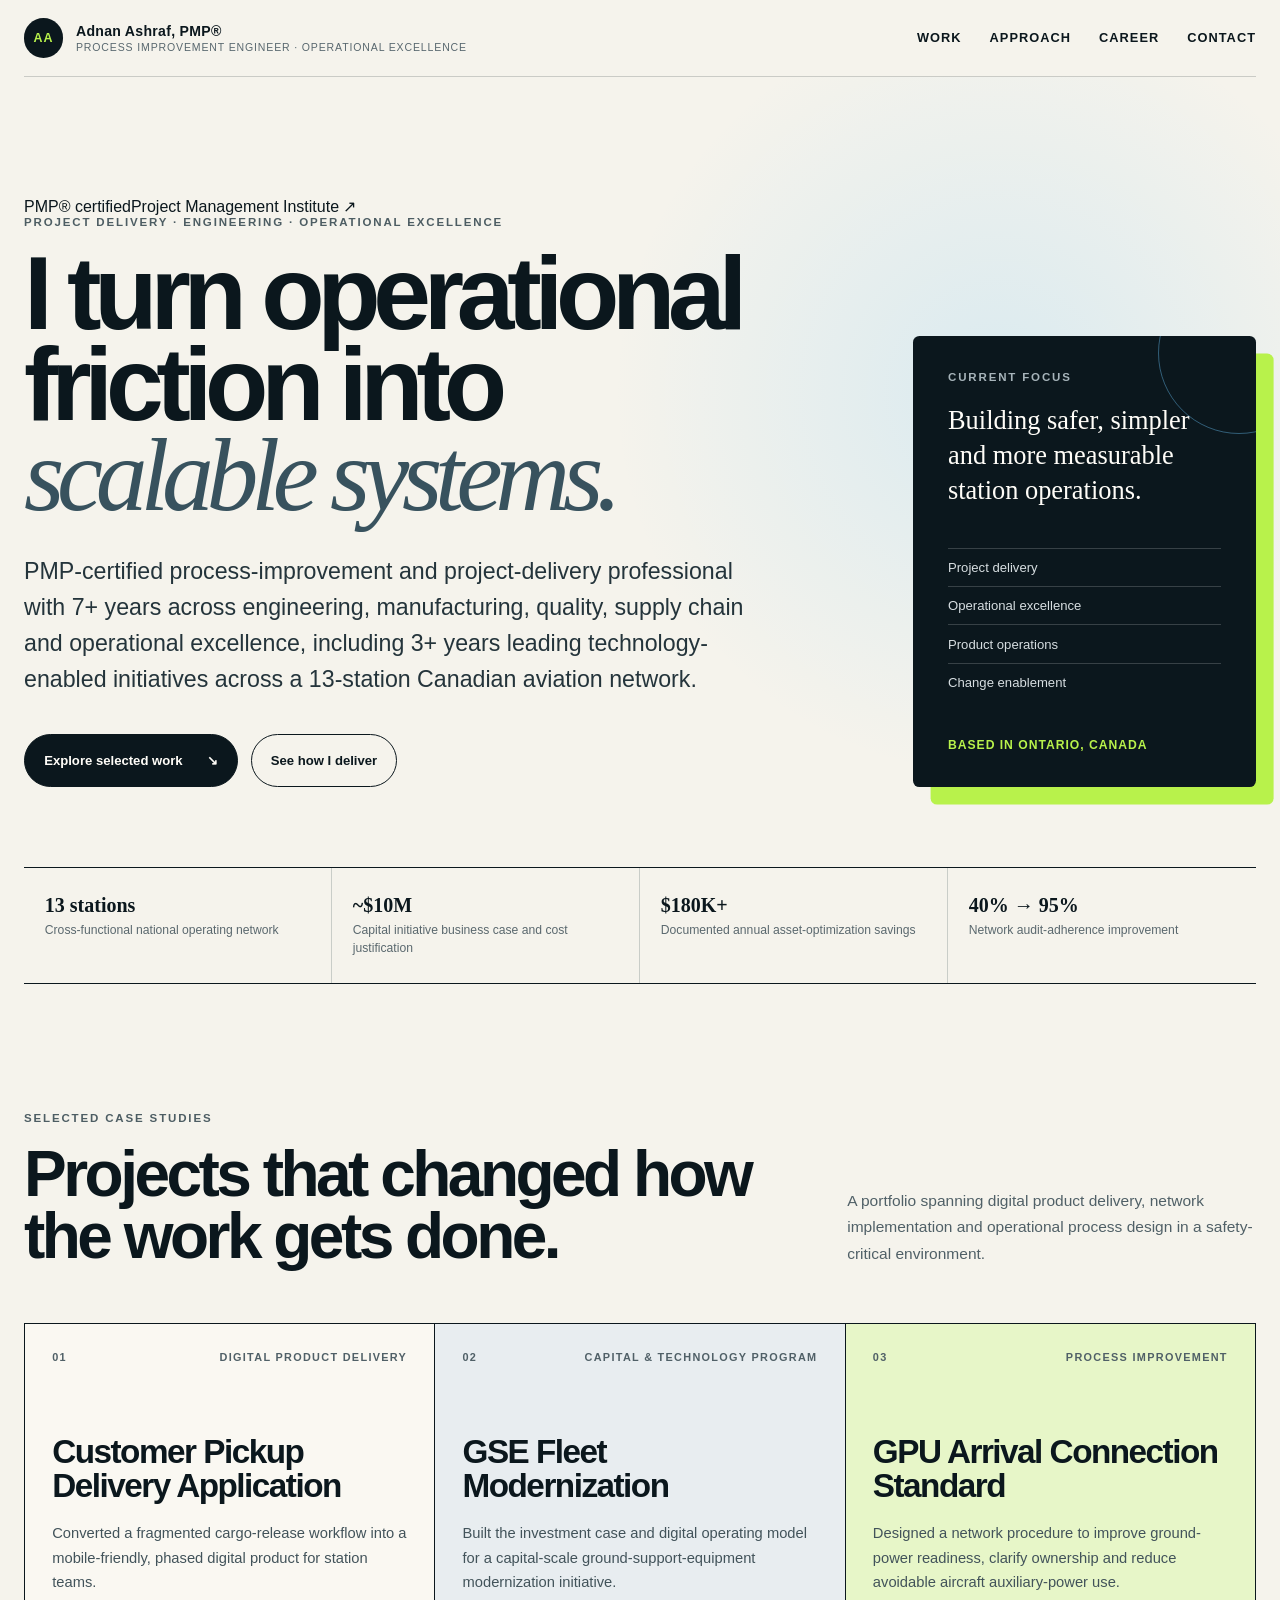
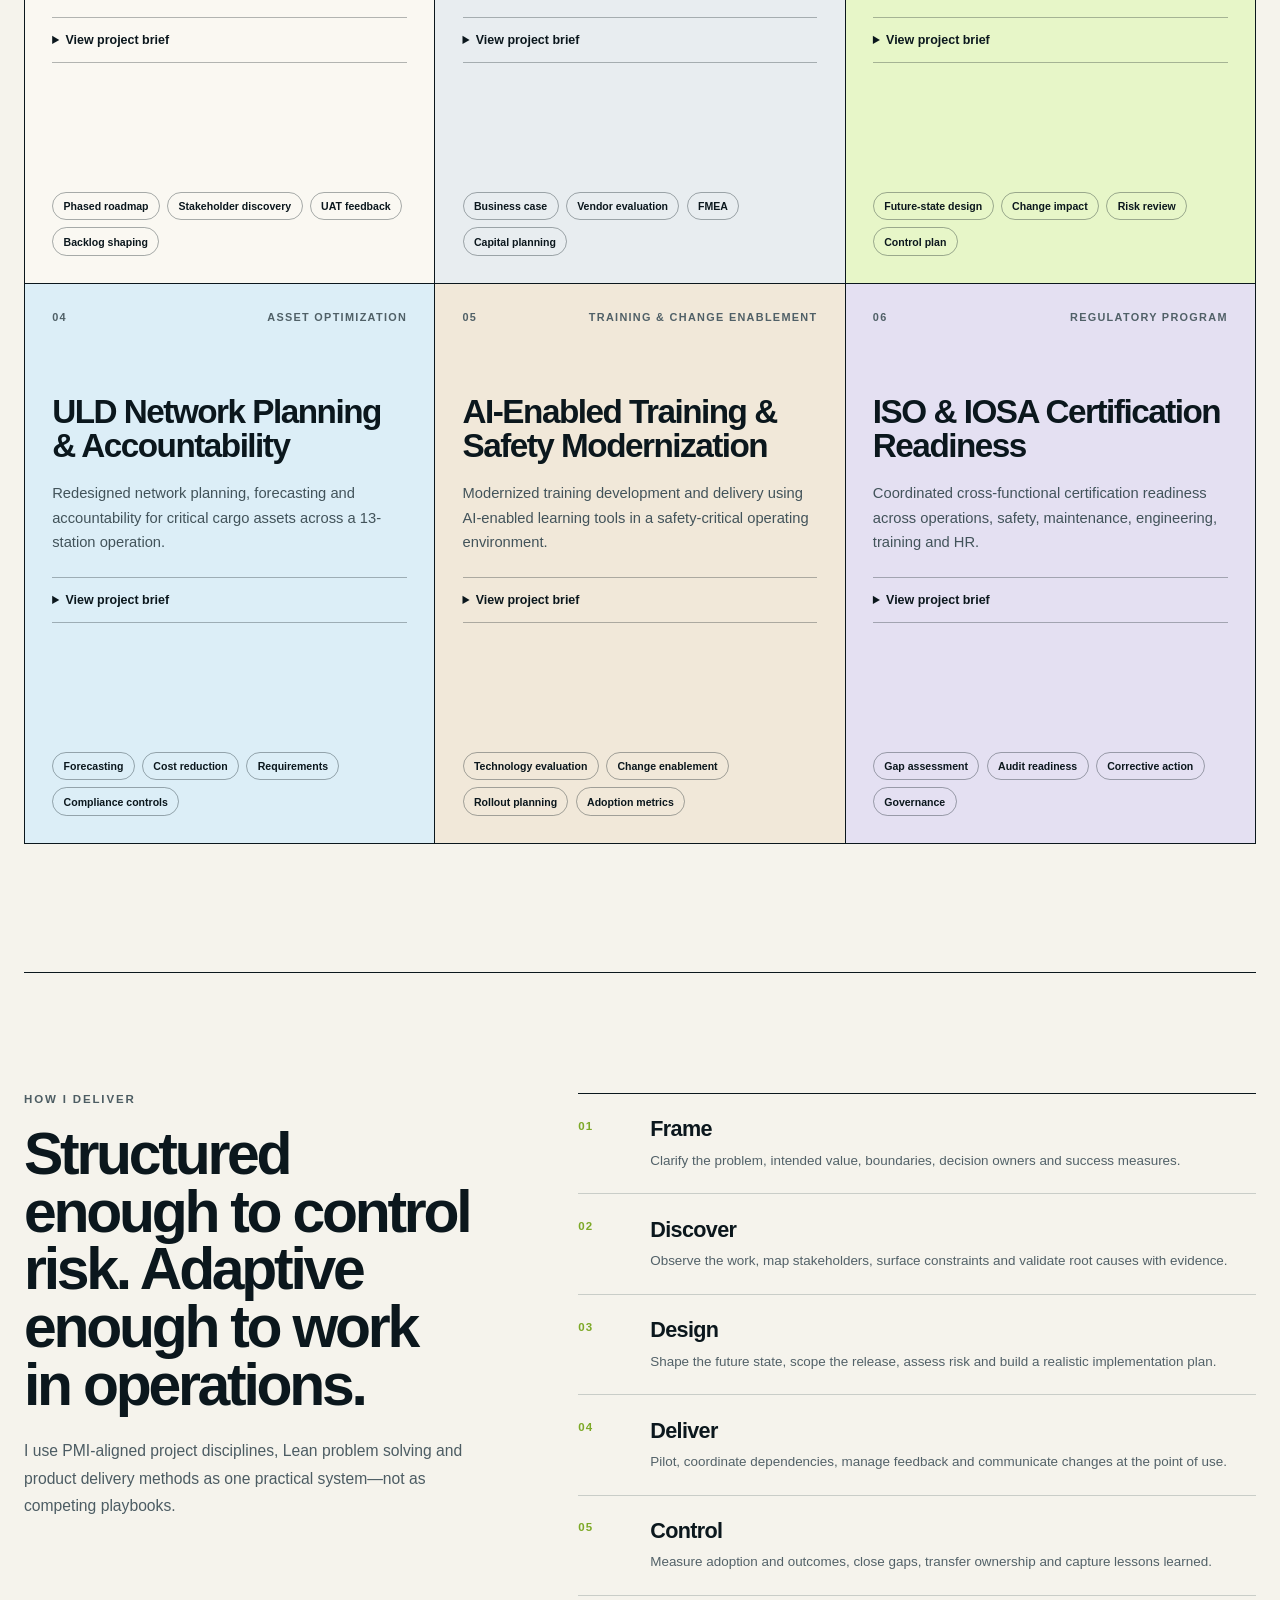
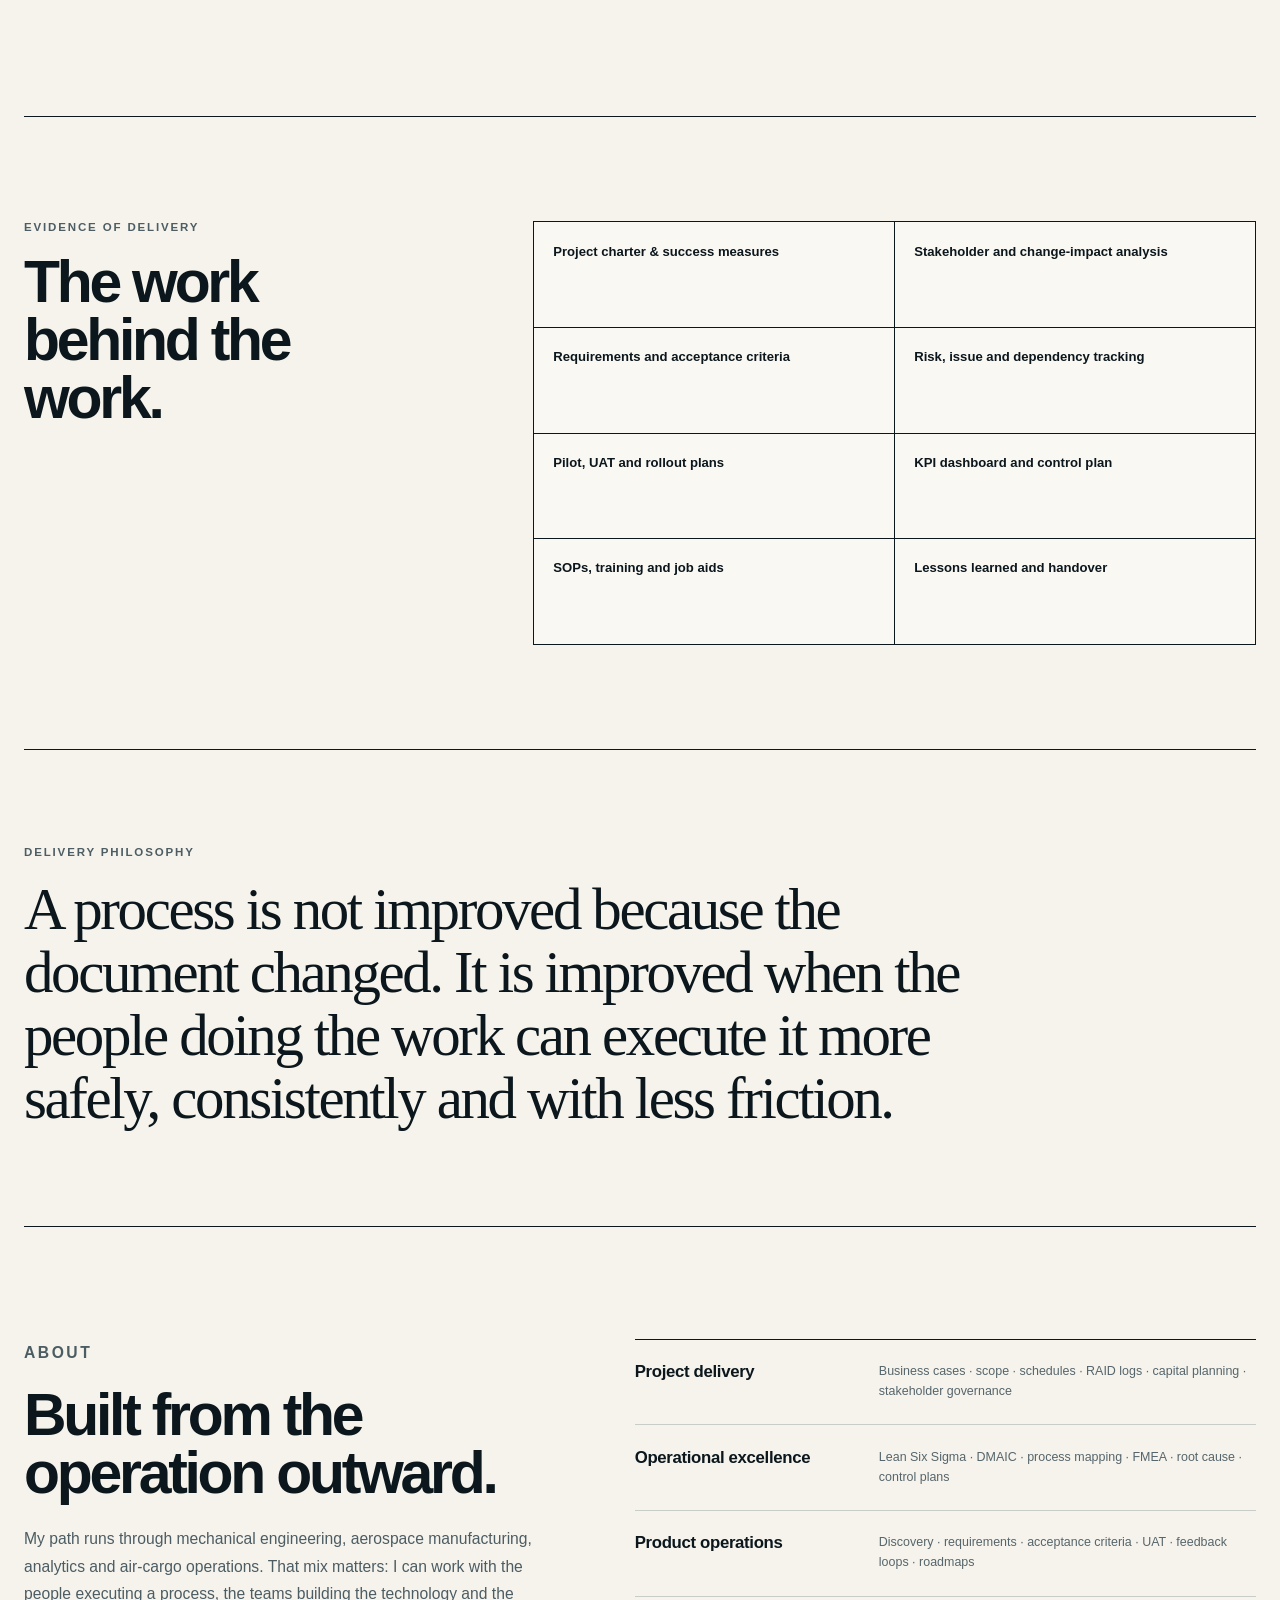
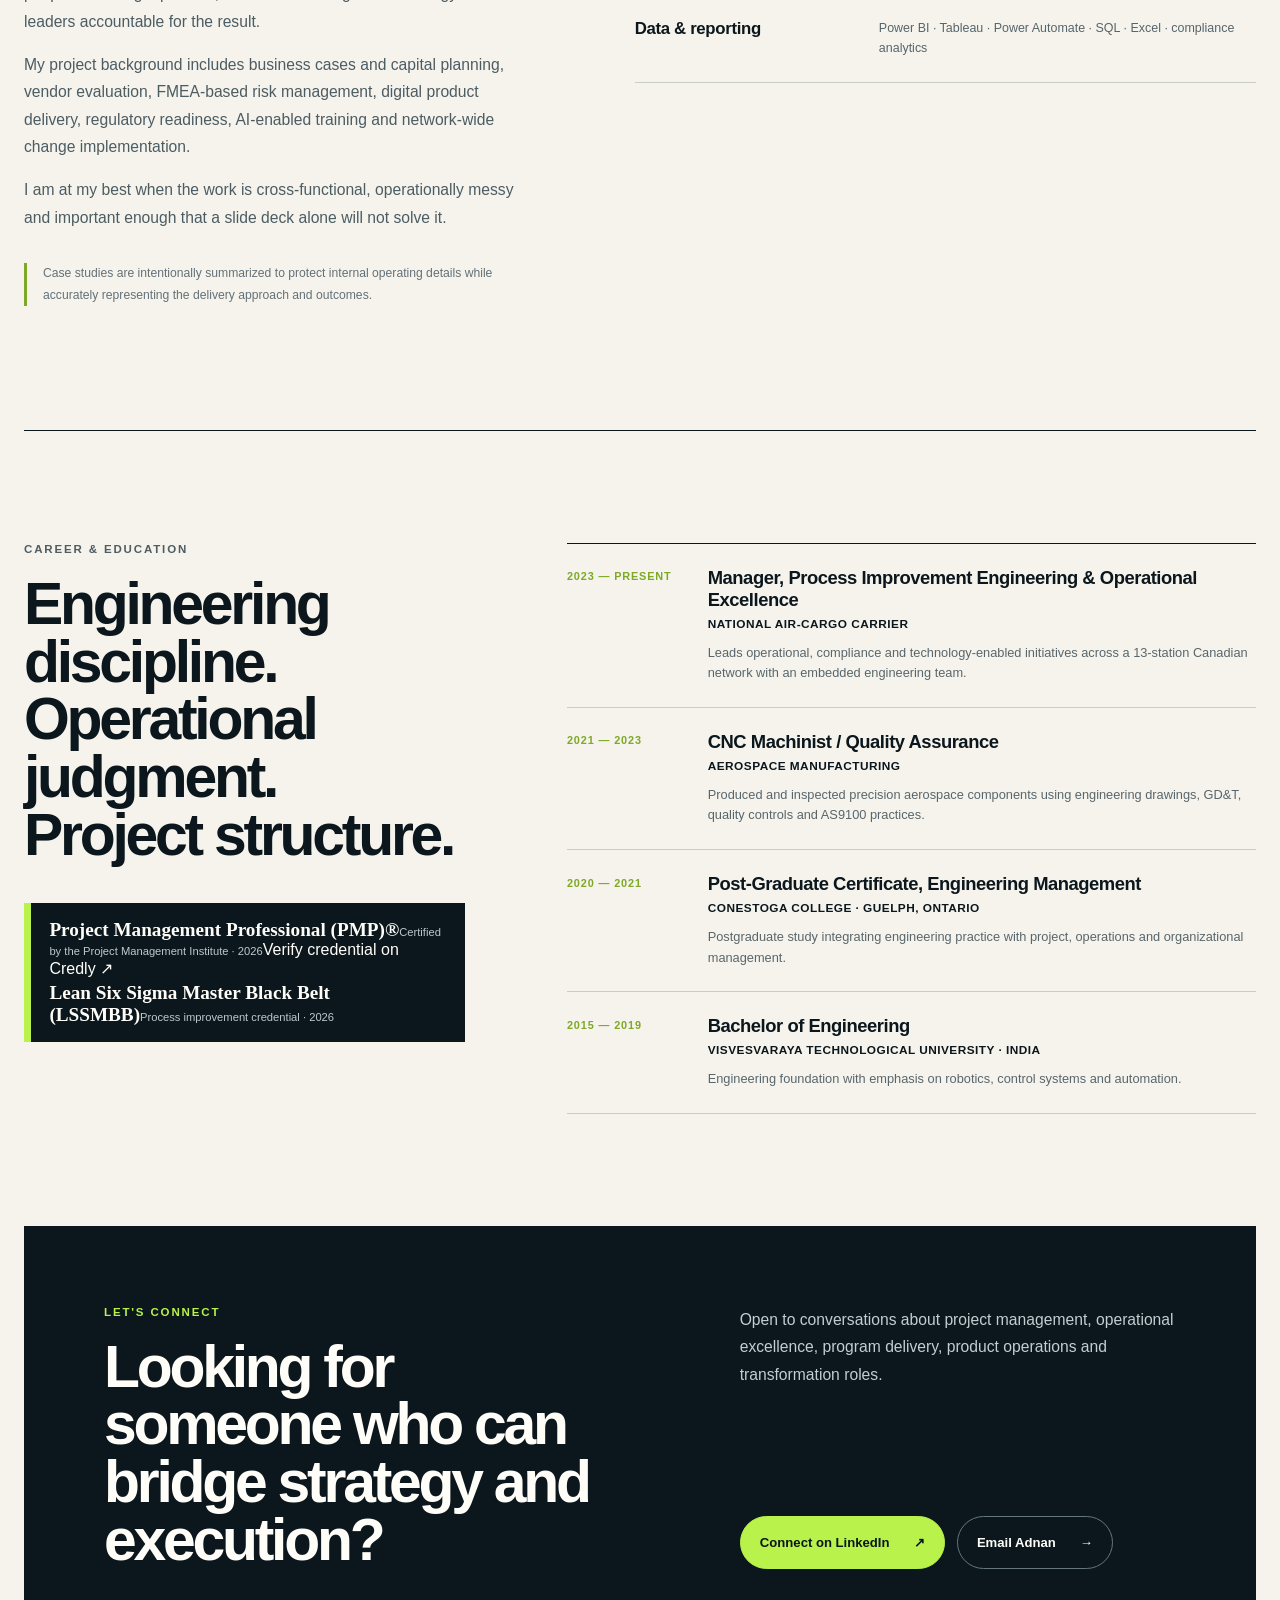
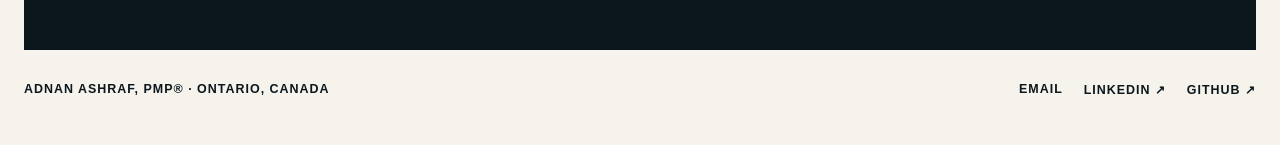
<file: index.html>
<!DOCTYPE html><html lang="en"><head><meta charSet="utf-8"/><meta name="viewport" content="width=device-width, initial-scale=1"/><link rel="stylesheet" href="assets/site.css"><title>Adnan Ashraf, PMP® | Process Improvement Engineer</title><meta name="description" content="Portfolio of Adnan Ashraf, PMP®: process improvement, project delivery, engineering, operational excellence and digital transformation in aviation."/><meta property="og:title" content="Adnan Ashraf, PMP® | Process Improvement Engineer"/><meta property="og:description" content="Process improvement, project delivery and operational excellence in aviation."/><meta property="og:url" content="https://adnanashraf007.github.io/AdnanAshraf.github.io/"/><meta property="og:type" content="website"/><meta property="og:image" content="https://adnanashraf007.github.io/AdnanAshraf.github.io/assets/og.png"/><meta property="og:image:width" content="1733"/><meta property="og:image:height" content="907"/><meta property="og:image:alt" content="Adnan Ashraf — Operational Excellence &amp; Project Delivery"/><meta name="twitter:card" content="summary_large_image"/><meta name="twitter:title" content="Adnan Ashraf, PMP® | Process Improvement Engineer"/><meta name="twitter:description" content="Process improvement, project delivery and operational excellence in aviation."/><meta name="twitter:image" content="https://adnanashraf007.github.io/AdnanAshraf.github.io/assets/og.png"/><link rel="shortcut icon" href="assets/favicon.svg"/><link rel="icon" href="assets/favicon.svg"/><link rel="canonical" href="https://adnanashraf007.github.io/AdnanAshraf.github.io/">
</head><body><main><a class="skip-link" href="#work">Skip to selected work</a><header class="site-header"><a class="brand" href="#top" aria-label="Adnan Ashraf, PMP, home"><span class="brand-mark">AA</span><span class="brand-copy"><strong>Adnan Ashraf, PMP®</strong><small>Process Improvement Engineer · Operational Excellence</small></span></a><nav aria-label="Primary navigation"><a href="#work">Work</a><a href="#approach">Approach</a><a href="#career">Career</a><a href="#contact">Contact</a></nav></header><section class="hero" id="top"><div class="hero-copy"><a class="pmp-highlight" href="https://www.credly.com/badges/40c97559-ed32-4aeb-8bb6-f359f618a5f3/linked_in_profile" target="_blank" rel="noreferrer" aria-label="Verify Adnan Ashraf&#x27;s PMP credential on Credly"><span>PMP® certified</span>Project Management Institute ↗</a><p class="eyebrow">Project delivery · Engineering · Operational excellence</p><h1>I turn operational friction into <em>scalable systems.</em></h1><p class="hero-intro">PMP-certified process-improvement and project-delivery professional with 7+ years across engineering, manufacturing, quality, supply chain and operational excellence, including 3+ years leading technology-enabled initiatives across a 13-station Canadian aviation network.</p><div class="hero-actions"><a class="button primary" href="#work">Explore selected work <span aria-hidden="true">↘</span></a><a class="button secondary" href="#approach">See how I deliver</a></div></div><aside class="hero-panel" aria-label="Professional focus"><p class="panel-label">Current focus</p><p class="panel-statement">Building safer, simpler and more measurable station operations.</p><div class="focus-list"><span>Project delivery</span><span>Operational excellence</span><span>Product operations</span><span>Change enablement</span></div><p class="location">Based in Ontario, Canada</p></aside></section><section class="proof" aria-label="Professional strengths"><div><strong>13 stations</strong><span>Cross-functional national operating network</span></div><div><strong>~$10M</strong><span>Capital initiative business case and cost justification</span></div><div><strong>$180K+</strong><span>Documented annual asset-optimization savings</span></div><div><strong>40% → 95%</strong><span>Network audit-adherence improvement</span></div></section><section class="work-section" id="work"><div class="section-heading"><div><p class="eyebrow">Selected case studies</p><h2>Projects that changed how the work gets done.</h2></div><p>A portfolio spanning digital product delivery, network implementation and operational process design in a safety-critical environment.</p></div><div class="project-grid"><article class="project-card"><div class="project-topline"><span>01</span><span>Digital Product Delivery</span></div><h3>Customer Pickup Delivery Application</h3><p class="project-summary">Converted a fragmented cargo-release workflow into a mobile-friendly, phased digital product for station teams.</p><details><summary>View project brief</summary><div class="project-detail"><p><strong>My contribution</strong>Defined the operational requirements, shaped the release scope, coordinated station feedback and translated frontline exceptions into a prioritized enhancement roadmap.</p><p><strong>Outcome</strong>Phase 1 released to four stations with live delivery queues, multi-shipment processing, digital signatures and faster access to delivery records.</p></div></details><ul class="tag-list" aria-label="Customer Pickup Delivery Application methods"><li>Phased roadmap</li><li>Stakeholder discovery</li><li>UAT feedback</li><li>Backlog shaping</li></ul></article><article class="project-card"><div class="project-topline"><span>02</span><span>Capital &amp; Technology Program</span></div><h3>GSE Fleet Modernization</h3><p class="project-summary">Built the investment case and digital operating model for a capital-scale ground-support-equipment modernization initiative.</p><details><summary>View project brief</summary><div class="project-detail"><p><strong>My contribution</strong>Analyzed fleet age, repair frequency and lifecycle cost; coordinated vendor evaluation; shaped platform requirements; and used FMEA and risk-register controls to guide rollout decisions.</p><p><strong>Outcome</strong>Supported a capital initiative valued at approximately $10M and delivered digital controls that improved equipment uptime by 22% while saving 12–15 reporting hours per week per station.</p></div></details><ul class="tag-list" aria-label="GSE Fleet Modernization methods"><li>Business case</li><li>Vendor evaluation</li><li>FMEA</li><li>Capital planning</li></ul></article><article class="project-card"><div class="project-topline"><span>03</span><span>Process Improvement</span></div><h3>GPU Arrival Connection Standard</h3><p class="project-summary">Designed a network procedure to improve ground-power readiness, clarify ownership and reduce avoidable aircraft auxiliary-power use.</p><details><summary>View project brief</summary><div class="project-detail"><p><strong>My contribution</strong>Built the future-state process, consulted station and maintenance stakeholders, surfaced local operating constraints and created implementation and monitoring controls.</p><p><strong>Outcome</strong>Produced a standardized procedure, training requirement, station-feedback tracker and management decision path for controlled network adoption.</p></div></details><ul class="tag-list" aria-label="GPU Arrival Connection Standard methods"><li>Future-state design</li><li>Change impact</li><li>Risk review</li><li>Control plan</li></ul></article><article class="project-card"><div class="project-topline"><span>04</span><span>Asset Optimization</span></div><h3>ULD Network Planning &amp; Accountability</h3><p class="project-summary">Redesigned network planning, forecasting and accountability for critical cargo assets across a 13-station operation.</p><details><summary>View project brief</summary><div class="project-detail"><p><strong>My contribution</strong>Analyzed demand and rotation patterns, reworked inventory controls, defined application requirements and introduced standardized audits, SOPs and real-time repair-workflow visibility.</p><p><strong>Outcome</strong>Generated more than $180K in annual savings, reduced asset miscounts by approximately 35%, improved reporting accuracy from about 60% to 98% and raised audit adherence from 40% to 95%.</p></div></details><ul class="tag-list" aria-label="ULD Network Planning &amp; Accountability methods"><li>Forecasting</li><li>Cost reduction</li><li>Requirements</li><li>Compliance controls</li></ul></article><article class="project-card"><div class="project-topline"><span>05</span><span>Training &amp; Change Enablement</span></div><h3>AI-Enabled Training &amp; Safety Modernization</h3><p class="project-summary">Modernized training development and delivery using AI-enabled learning tools in a safety-critical operating environment.</p><details><summary>View project brief</summary><div class="project-detail"><p><strong>My contribution</strong>Led the cross-functional evaluation, rollout planning and adoption of new learning tools while aligning content, operational needs and stakeholder feedback.</p><p><strong>Outcome</strong>Reduced training-content creation time by 60% and increased training completion rates by 25%.</p></div></details><ul class="tag-list" aria-label="AI-Enabled Training &amp; Safety Modernization methods"><li>Technology evaluation</li><li>Change enablement</li><li>Rollout planning</li><li>Adoption metrics</li></ul></article><article class="project-card"><div class="project-topline"><span>06</span><span>Regulatory Program</span></div><h3>ISO &amp; IOSA Certification Readiness</h3><p class="project-summary">Coordinated cross-functional certification readiness across operations, safety, maintenance, engineering, training and HR.</p><details><summary>View project brief</summary><div class="project-detail"><p><strong>My contribution</strong>Structured phase-gated governance, conducted gap assessments and internal audits, coordinated corrective actions and aligned operational documentation with regulatory standards.</p><p><strong>Outcome</strong>Achieved first-attempt certification, reduced follow-up non-conformities by approximately 40% and cut audit-preparation time by 50%.</p></div></details><ul class="tag-list" aria-label="ISO &amp; IOSA Certification Readiness methods"><li>Gap assessment</li><li>Audit readiness</li><li>Corrective action</li><li>Governance</li></ul></article></div></section><section class="approach-section" id="approach"><div class="approach-intro"><p class="eyebrow">How I deliver</p><h2>Structured enough to control risk. Adaptive enough to work in operations.</h2><p>I use PMI-aligned project disciplines, Lean problem solving and product delivery methods as one practical system—not as competing playbooks.</p></div><ol class="delivery-stages"><li><span>01</span><div><h3>Frame</h3><p>Clarify the problem, intended value, boundaries, decision owners and success measures.</p></div></li><li><span>02</span><div><h3>Discover</h3><p>Observe the work, map stakeholders, surface constraints and validate root causes with evidence.</p></div></li><li><span>03</span><div><h3>Design</h3><p>Shape the future state, scope the release, assess risk and build a realistic implementation plan.</p></div></li><li><span>04</span><div><h3>Deliver</h3><p>Pilot, coordinate dependencies, manage feedback and communicate changes at the point of use.</p></div></li><li><span>05</span><div><h3>Control</h3><p>Measure adoption and outcomes, close gaps, transfer ownership and capture lessons learned.</p></div></li></ol></section><section class="artifact-section" aria-labelledby="artifacts-title"><div><p class="eyebrow">Evidence of delivery</p><h2 id="artifacts-title">The work behind the work.</h2></div><div class="artifact-grid"><span>Project charter &amp; success measures</span><span>Stakeholder and change-impact analysis</span><span>Requirements and acceptance criteria</span><span>Risk, issue and dependency tracking</span><span>Pilot, UAT and rollout plans</span><span>KPI dashboard and control plan</span><span>SOPs, training and job aids</span><span>Lessons learned and handover</span></div></section><section class="philosophy-section"><p class="eyebrow">Delivery philosophy</p><blockquote>A process is not improved because the document changed. It is improved when the people doing the work can execute it more safely, consistently and with less friction.</blockquote></section><section class="about-section" id="about"><div class="about-story"><p class="eyebrow">About</p><h2>Built from the operation outward.</h2><p>My path runs through mechanical engineering, aerospace manufacturing, analytics and air-cargo operations. That mix matters: I can work with the people executing a process, the teams building the technology and the leaders accountable for the result.</p><p>My project background includes business cases and capital planning, vendor evaluation, FMEA-based risk management, digital product delivery, regulatory readiness, AI-enabled training and network-wide change implementation.</p><p>I am at my best when the work is cross-functional, operationally messy and important enough that a slide deck alone will not solve it.</p><p class="confidentiality-note">Case studies are intentionally summarized to protect internal operating details while accurately representing the delivery approach and outcomes.</p></div><div class="capability-list"><article><h3>Project delivery</h3><p>Business cases · scope · schedules · RAID logs · capital planning · stakeholder governance</p></article><article><h3>Operational excellence</h3><p>Lean Six Sigma · DMAIC · process mapping · FMEA · root cause · control plans</p></article><article><h3>Product operations</h3><p>Discovery · requirements · acceptance criteria · UAT · feedback loops · roadmaps</p></article><article><h3>Data &amp; reporting</h3><p>Power BI · Tableau · Power Automate · SQL · Excel · compliance analytics</p></article></div></section><section class="career-section" id="career"><div class="career-heading"><p class="eyebrow">Career &amp; education</p><h2>Engineering discipline. Operational judgment. Project structure.</h2><div class="credential-note"><div><strong>Project Management Professional (PMP)®</strong><span>Certified by the Project Management Institute · 2026</span><a class="credential-verification" href="https://www.credly.com/badges/40c97559-ed32-4aeb-8bb6-f359f618a5f3/linked_in_profile" target="_blank" rel="noreferrer">Verify credential on Credly ↗</a></div><div class="credential-secondary"><strong>Lean Six Sigma Master Black Belt (LSSMBB)</strong><span>Process improvement credential · 2026</span></div></div></div><ol class="career-timeline"><li><span class="career-period">2023 — Present</span><div><h3>Manager, Process Improvement Engineering &amp; Operational Excellence</h3><p class="career-organization">National air-cargo carrier</p><p>Leads operational, compliance and technology-enabled initiatives across a 13-station Canadian network with an embedded engineering team.</p></div></li><li><span class="career-period">2021 — 2023</span><div><h3>CNC Machinist / Quality Assurance</h3><p class="career-organization">Aerospace manufacturing</p><p>Produced and inspected precision aerospace components using engineering drawings, GD&amp;T, quality controls and AS9100 practices.</p></div></li><li><span class="career-period">2020 — 2021</span><div><h3>Post-Graduate Certificate, Engineering Management</h3><p class="career-organization">Conestoga College · Guelph, Ontario</p><p>Postgraduate study integrating engineering practice with project, operations and organizational management.</p></div></li><li><span class="career-period">2015 — 2019</span><div><h3>Bachelor of Engineering</h3><p class="career-organization">Visvesvaraya Technological University · India</p><p>Engineering foundation with emphasis on robotics, control systems and automation.</p></div></li></ol></section><section class="contact-section" id="contact"><div><p class="eyebrow">Let&#x27;s connect</p><h2>Looking for someone who can bridge strategy and execution?</h2></div><div class="contact-copy"><p>Open to conversations about project management, operational excellence, program delivery, product operations and transformation roles.</p><div class="contact-links"><a class="button contact-button" href="https://www.linkedin.com/in/adnanashraf767/" target="_blank" rel="noreferrer">Connect on LinkedIn <span aria-hidden="true">↗</span></a><a class="button contact-button secondary-contact" href="mailto:adnanorhan58@gmail.com">Email Adnan <span aria-hidden="true">→</span></a></div></div></section><footer><p>Adnan Ashraf, PMP® · Ontario, Canada</p><div class="footer-links"><a href="mailto:adnanorhan58@gmail.com">Email</a><a href="https://www.linkedin.com/in/adnanashraf767/" target="_blank" rel="noreferrer">LinkedIn ↗</a><a href="https://github.com/adnanashraf007" target="_blank" rel="noreferrer">GitHub ↗</a></div></footer></main></body></html>
</file>
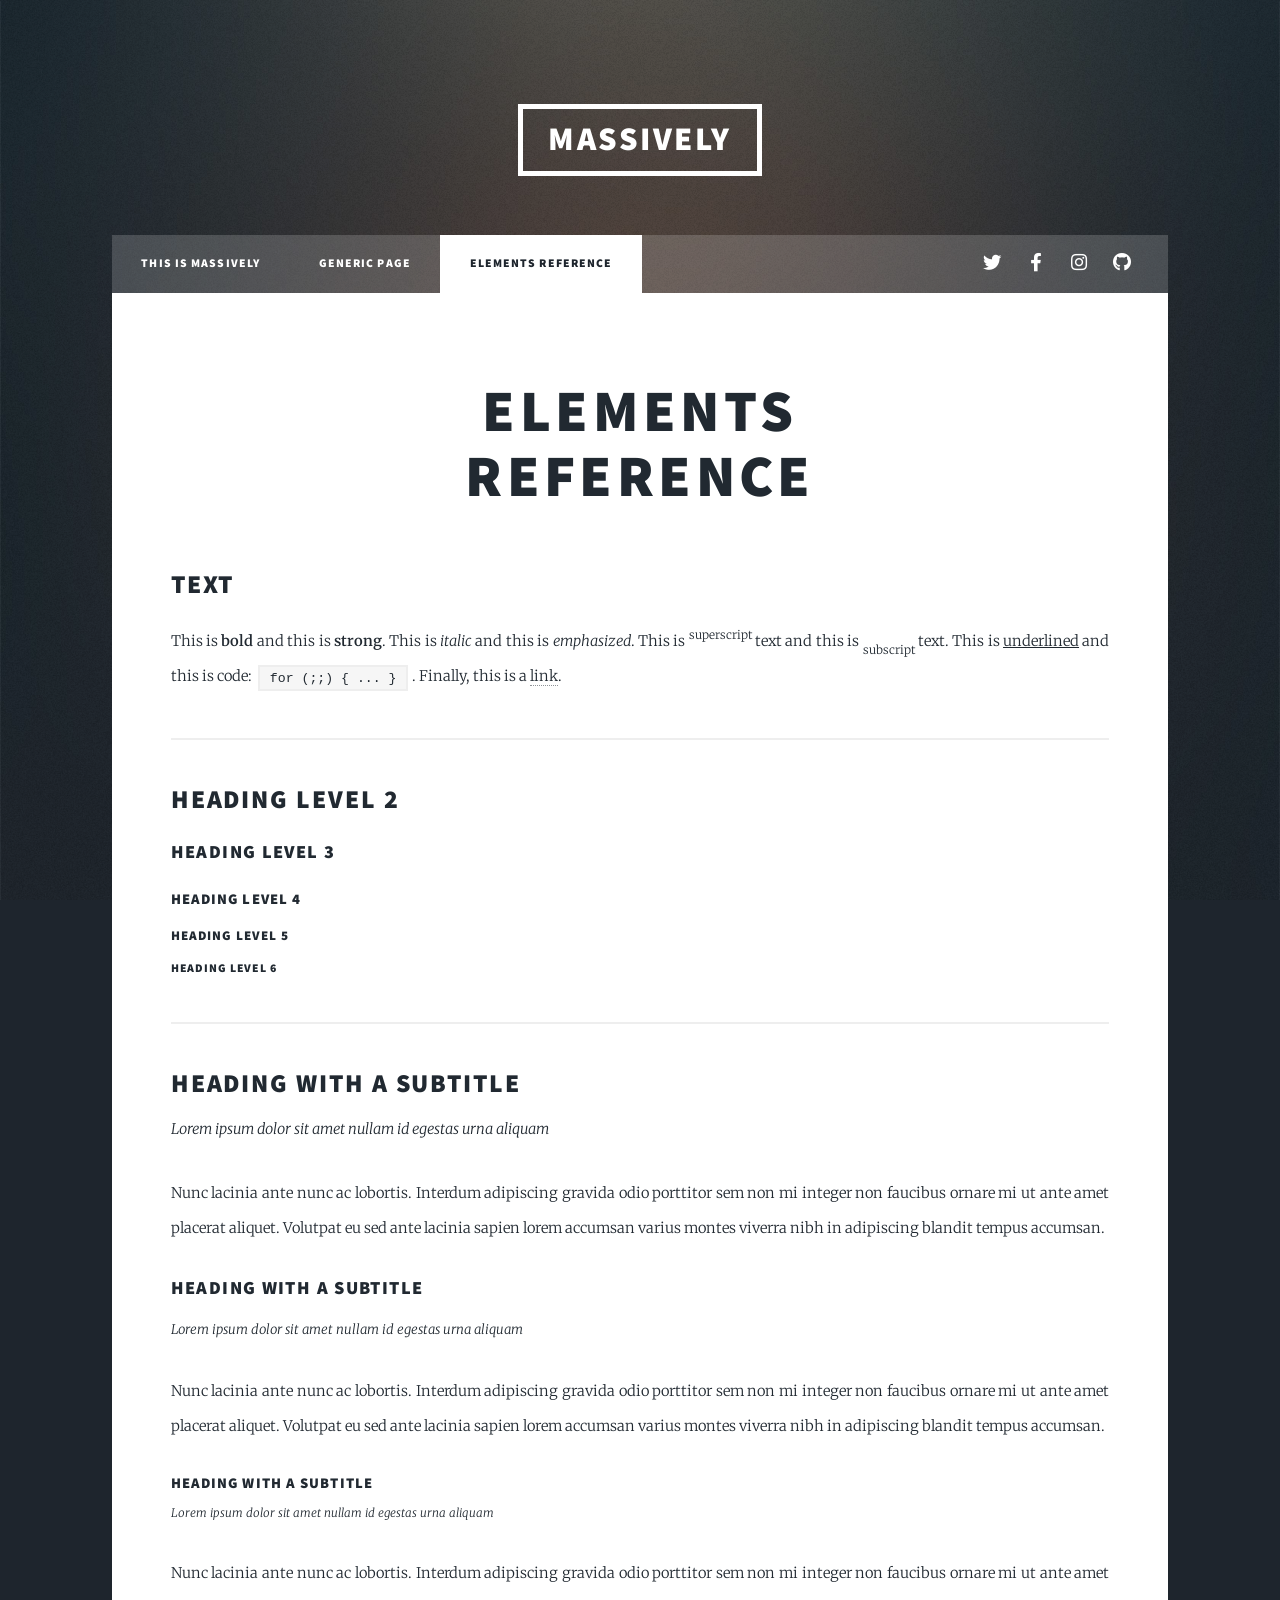
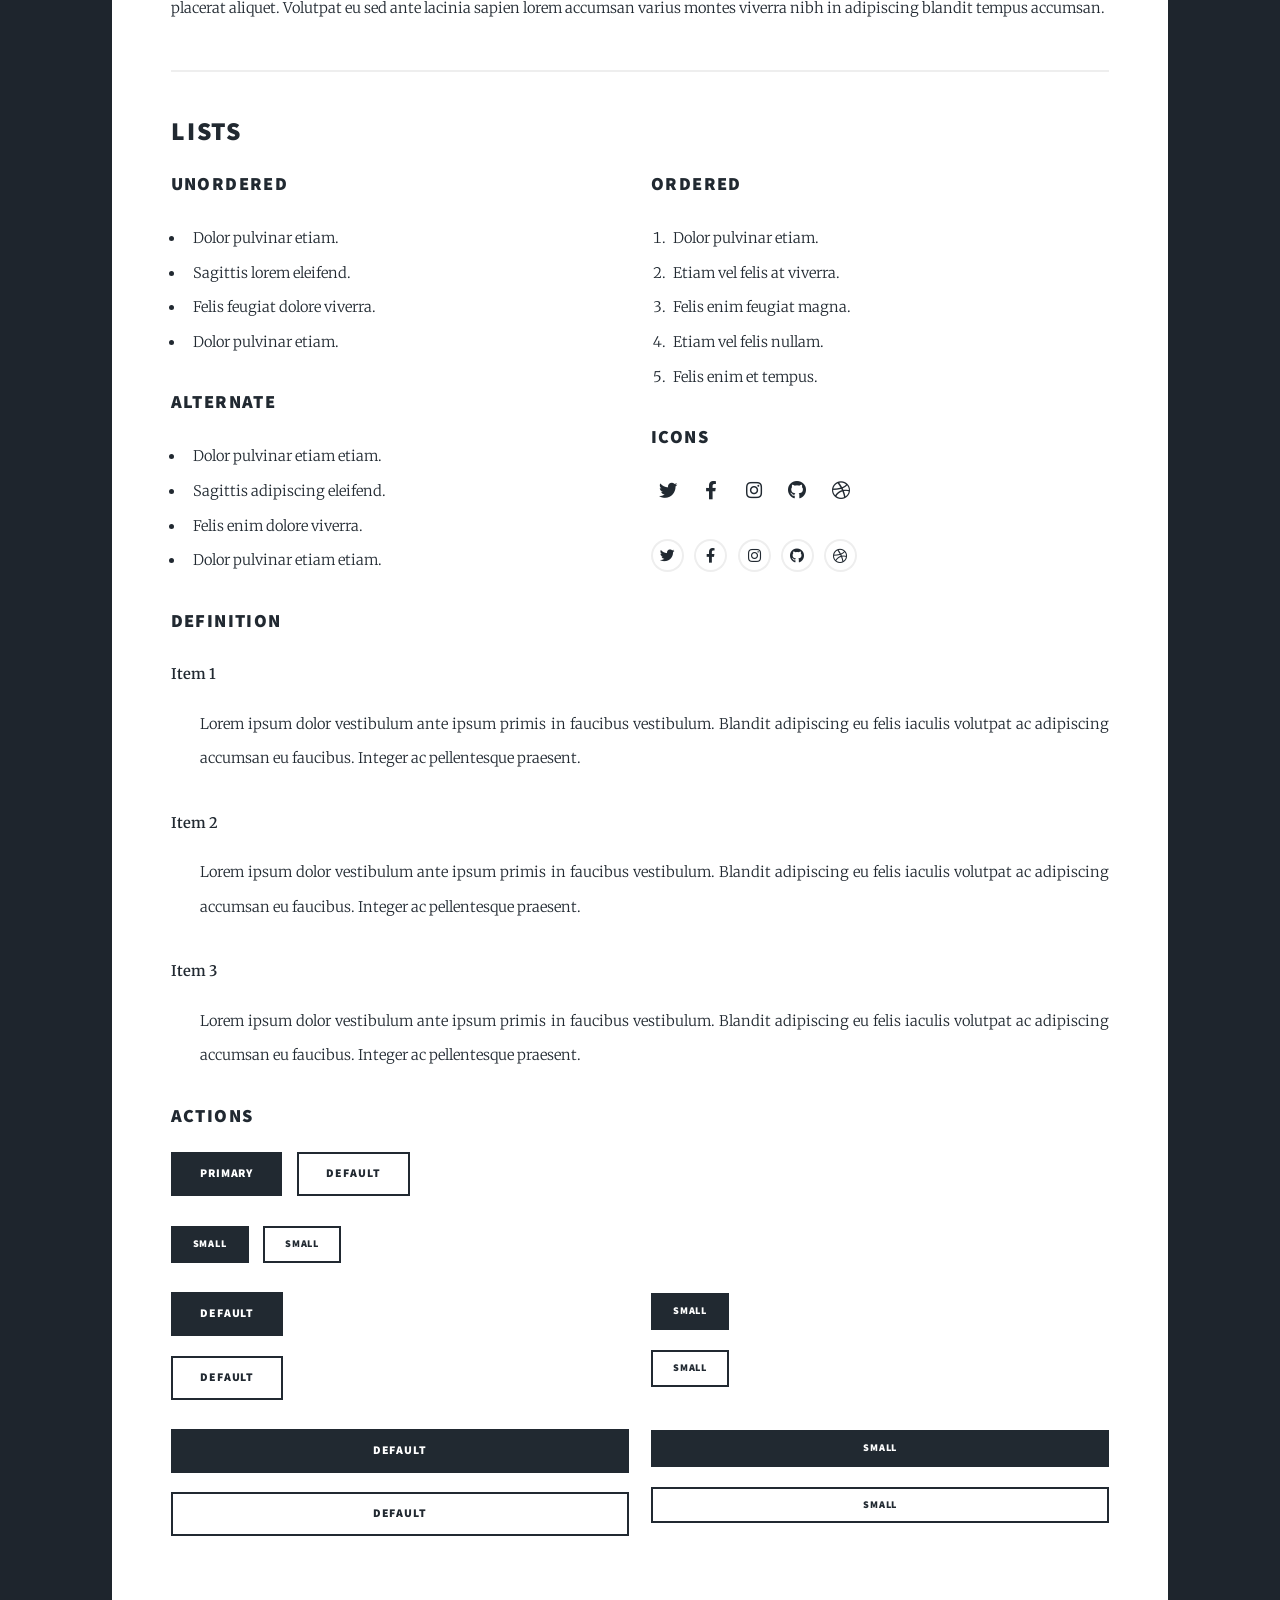
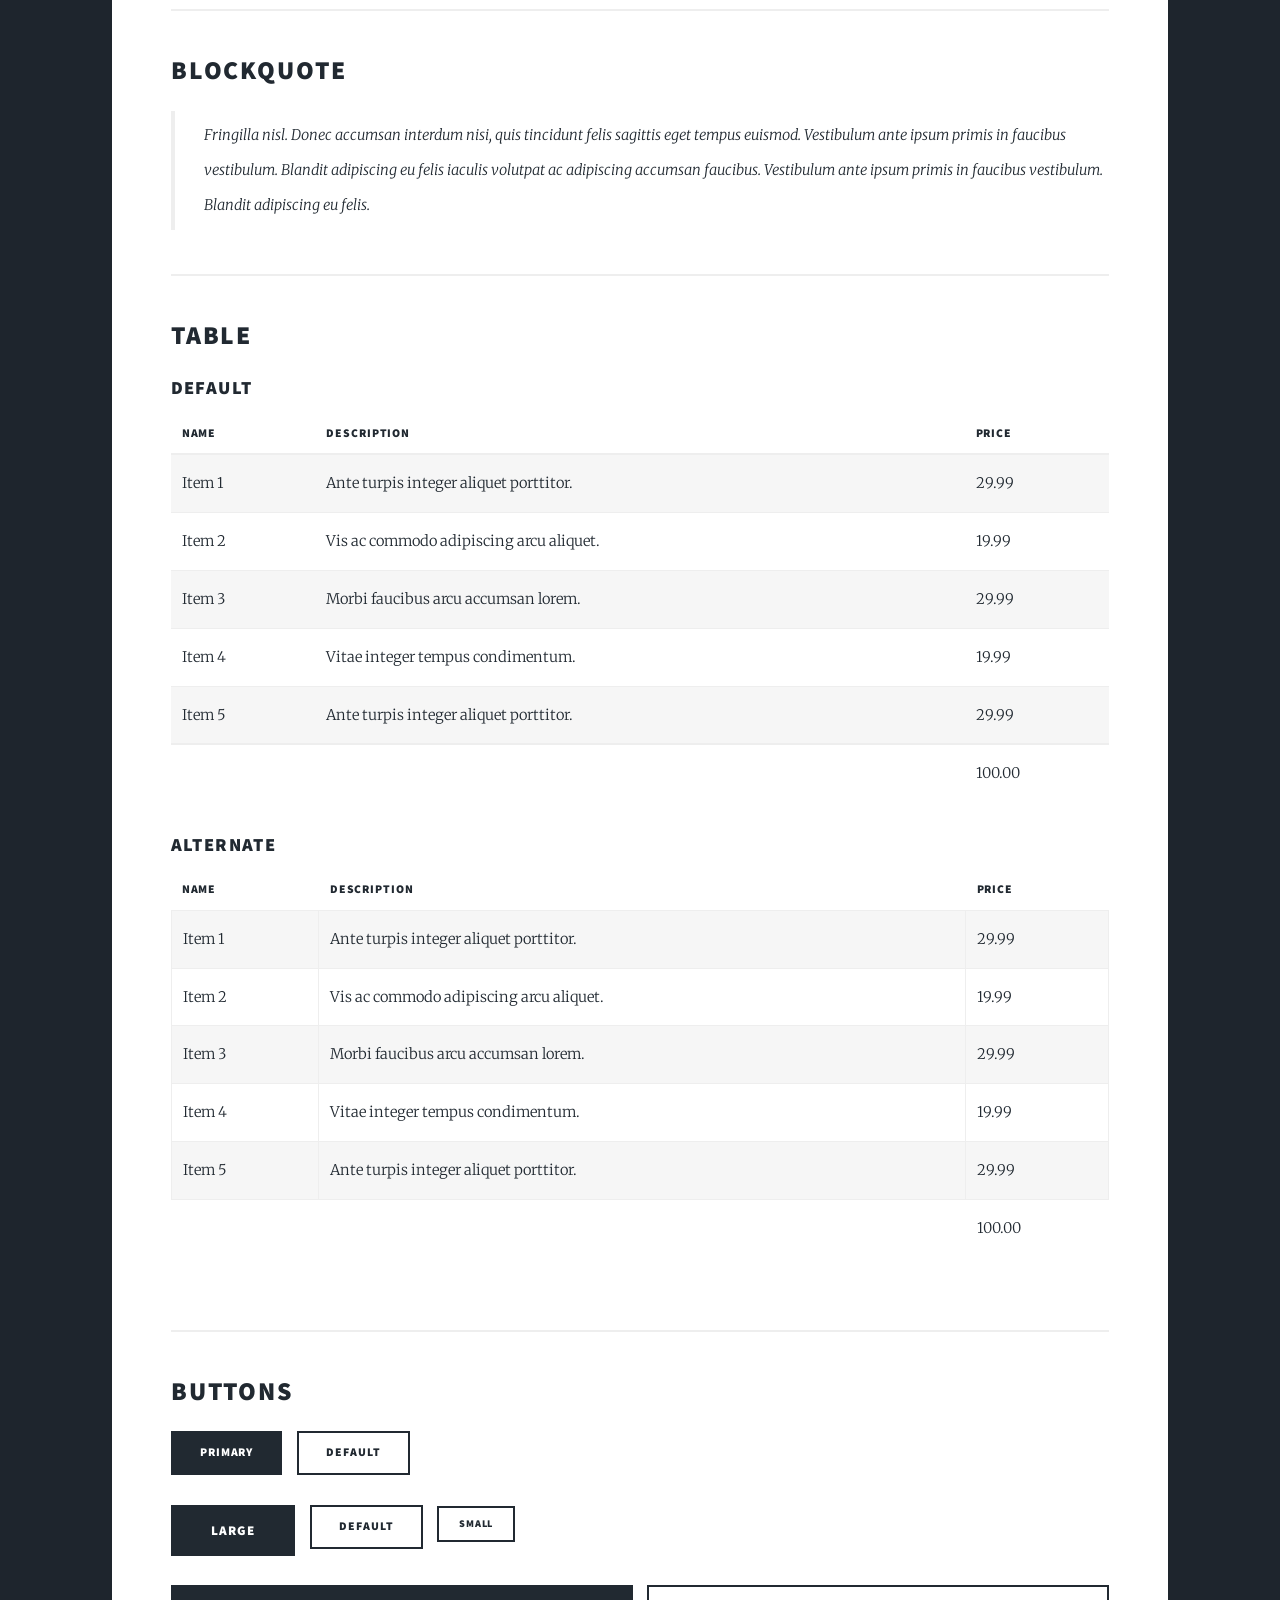
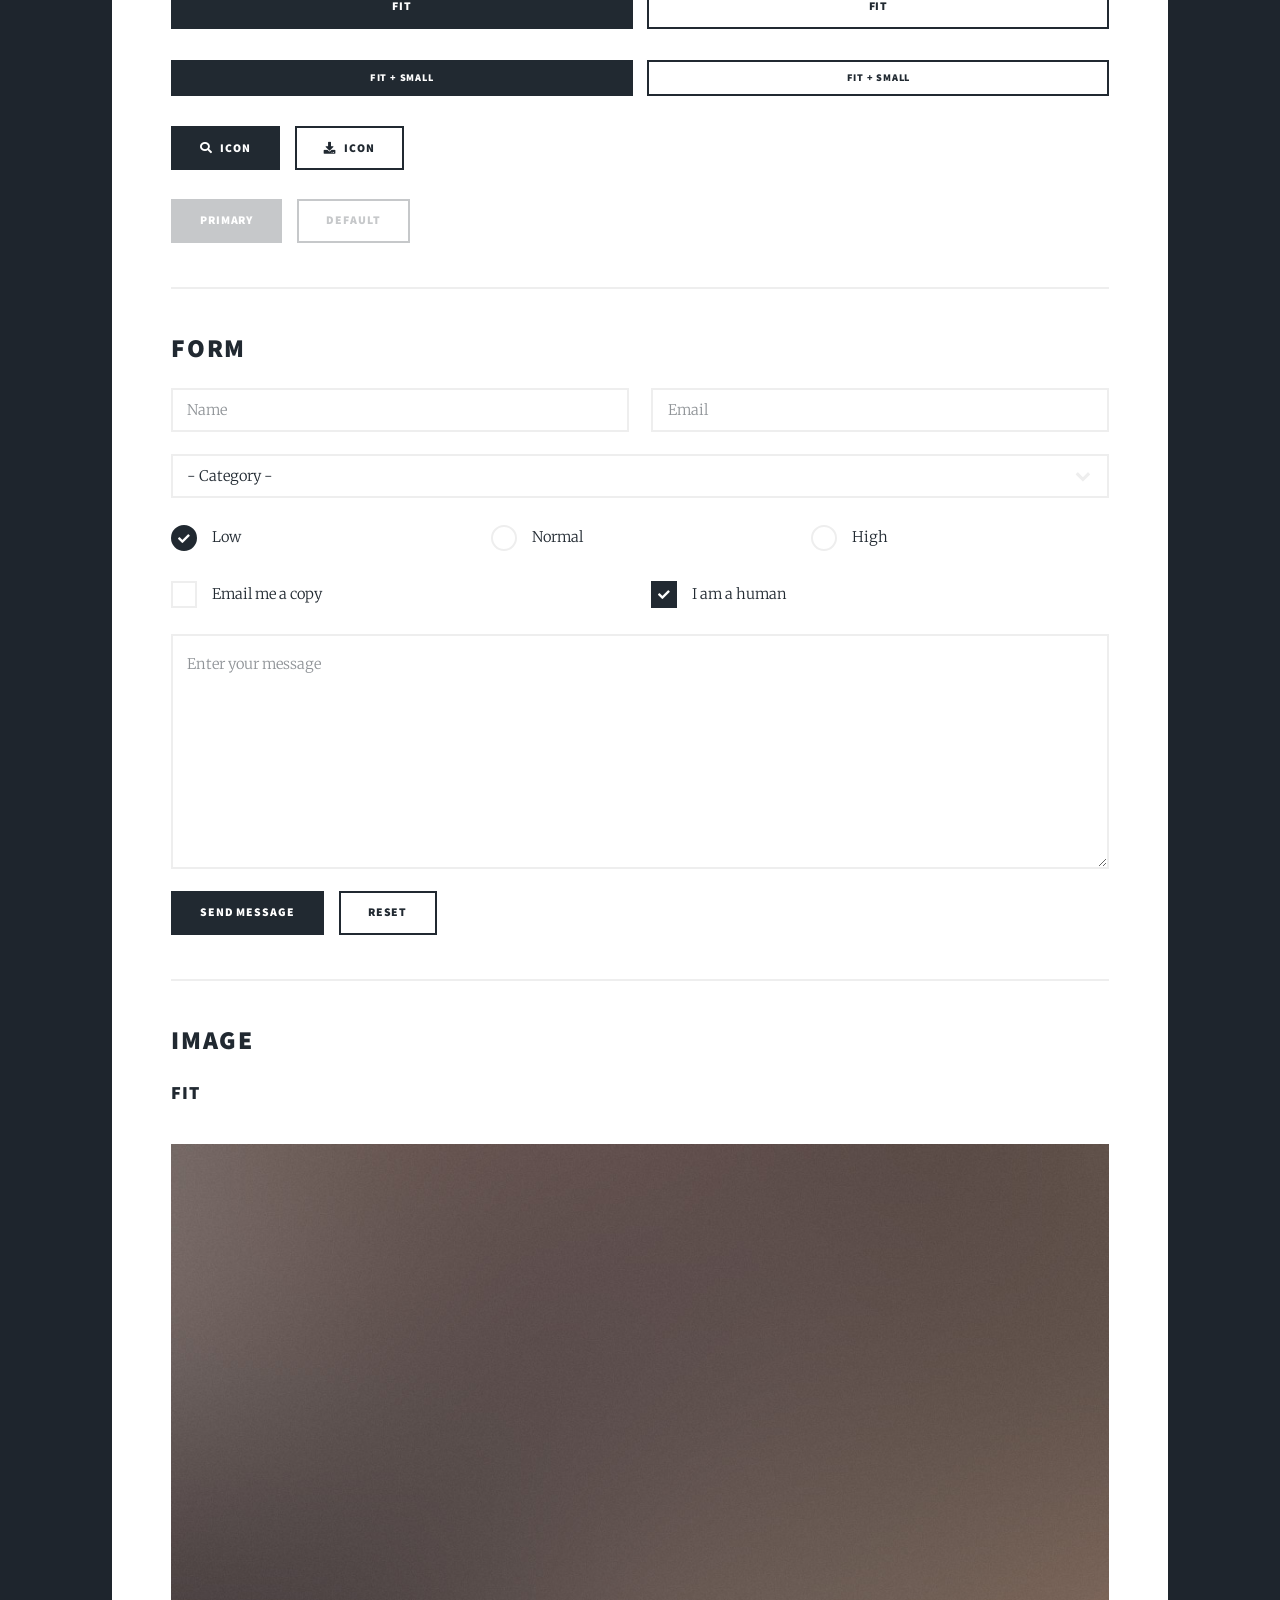
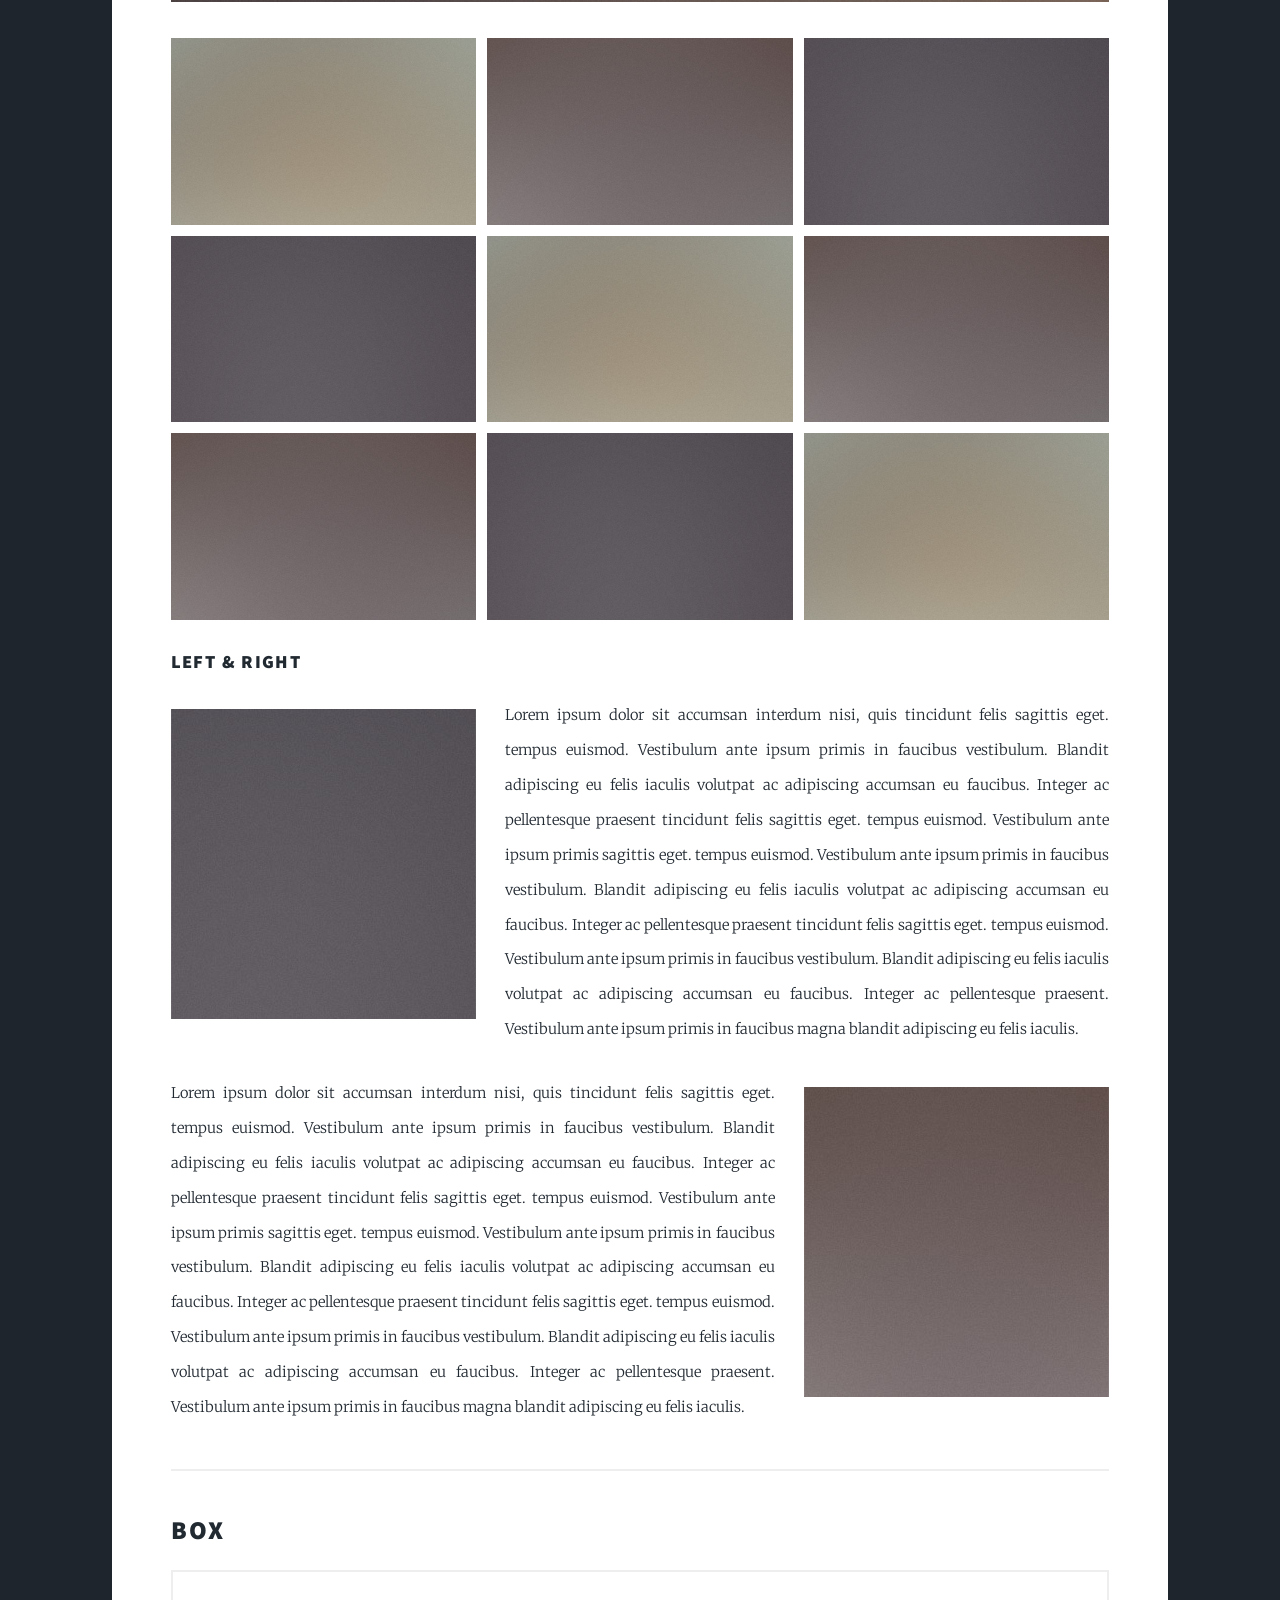
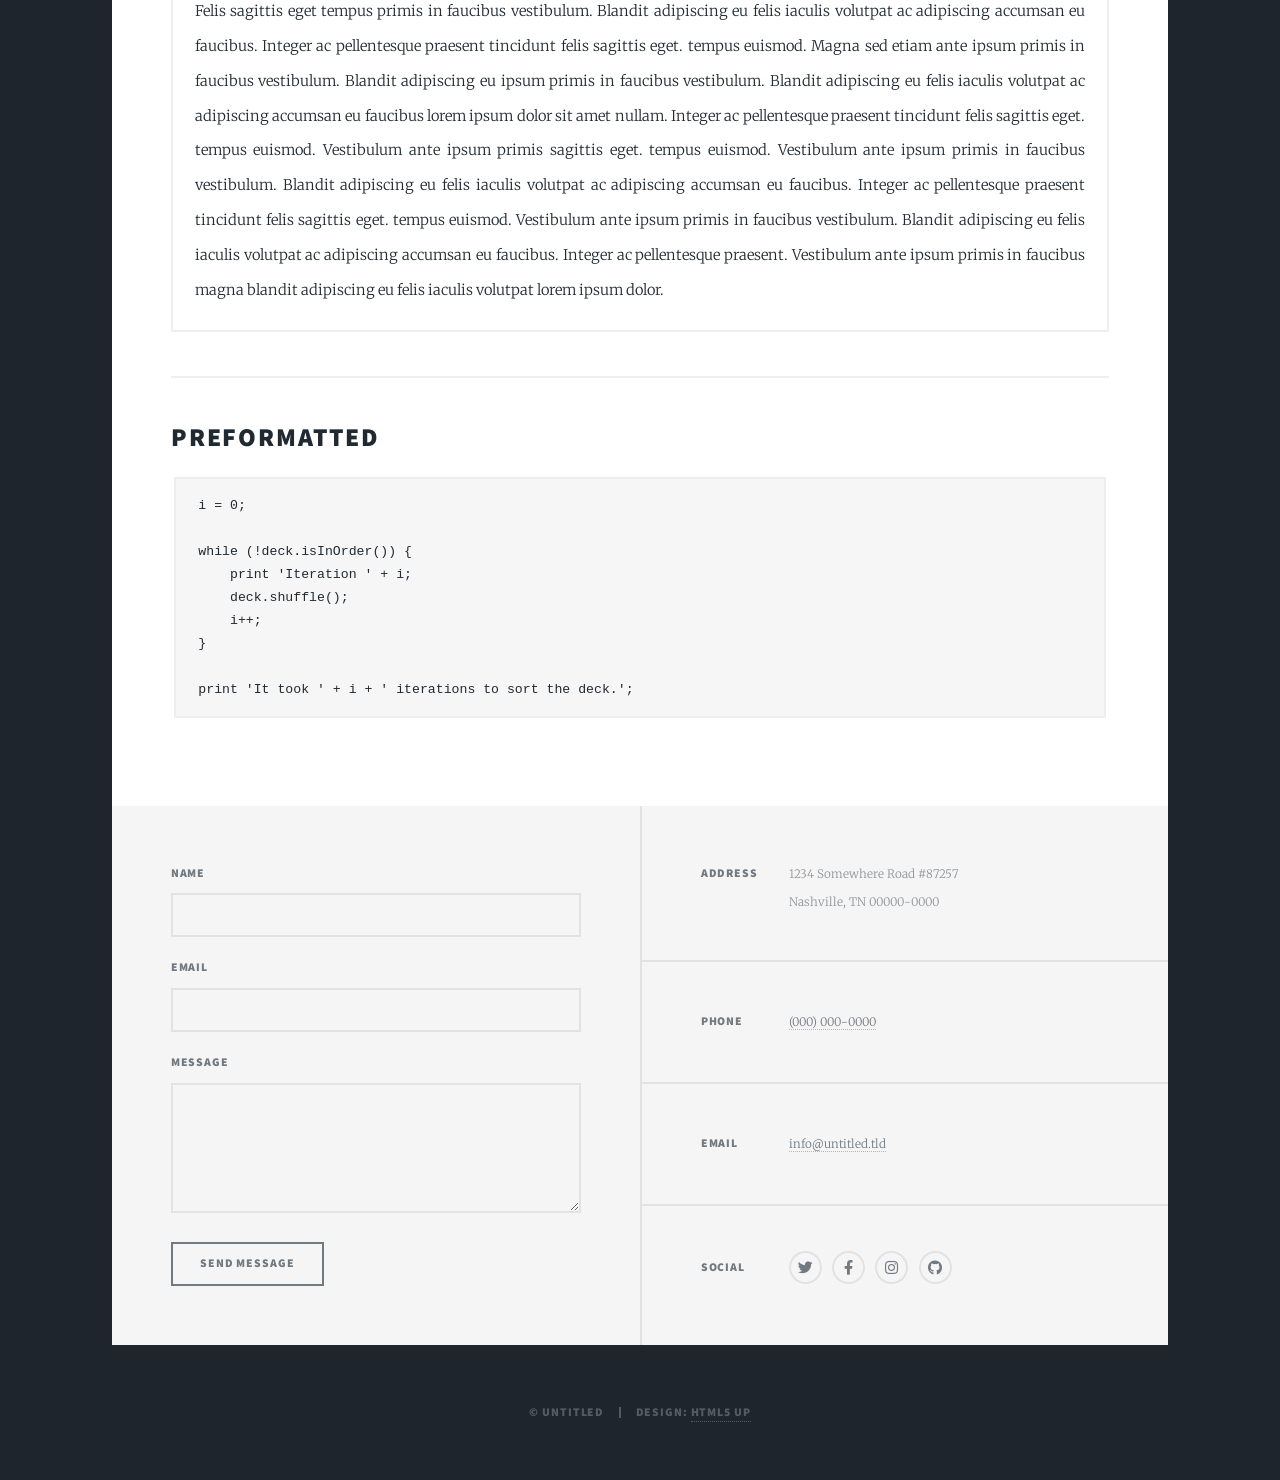
<file: elements.html>
<!DOCTYPE HTML>
<!--
	Massively by HTML5 UP
	html5up.net | @ajlkn
	Free for personal and commercial use under the CCA 3.0 license (html5up.net/license)
-->
<html>
	<head>
		<title>Elements Reference - Massively by HTML5 UP</title>
		<meta charset="utf-8" />
		<meta name="viewport" content="width=device-width, initial-scale=1, user-scalable=no" />
		<link rel="stylesheet" href="assets/css/main.css" />
		<noscript><link rel="stylesheet" href="assets/css/noscript.css" /></noscript>
	</head>
	<body class="is-preload">

		<!-- Wrapper -->
			<div id="wrapper">

				<!-- Header -->
					<header id="header">
						<a href="index.html" class="logo">Massively</a>
					</header>

				<!-- Nav -->
					<nav id="nav">
						<ul class="links">
							<li><a href="index.html">This is Massively</a></li>
							<li><a href="generic.html">Generic Page</a></li>
							<li class="active"><a href="elements.html">Elements Reference</a></li>
						</ul>
						<ul class="icons">
							<li><a href="#" class="icon brands fa-twitter"><span class="label">Twitter</span></a></li>
							<li><a href="#" class="icon brands fa-facebook-f"><span class="label">Facebook</span></a></li>
							<li><a href="#" class="icon brands fa-instagram"><span class="label">Instagram</span></a></li>
							<li><a href="#" class="icon brands fa-github"><span class="label">GitHub</span></a></li>
						</ul>
					</nav>

				<!-- Main -->
					<div id="main">

						<!-- Post -->
							<section class="post">
								<header class="major">
									<h1>Elements<br />
									Reference</h1>
								</header>

								<!-- Text stuff -->
									<h2>Text</h2>
									<p>This is <b>bold</b> and this is <strong>strong</strong>. This is <i>italic</i> and this is <em>emphasized</em>.
									This is <sup>superscript</sup> text and this is <sub>subscript</sub> text.
									This is <u>underlined</u> and this is code: <code>for (;;) { ... }</code>.
									Finally, this is a <a href="#">link</a>.</p>
									<hr />
									<h2>Heading Level 2</h2>
									<h3>Heading Level 3</h3>
									<h4>Heading Level 4</h4>
									<h5>Heading Level 5</h5>
									<h6>Heading Level 6</h6>
									<hr />
									<header>
										<h2>Heading with a Subtitle</h2>
										<p>Lorem ipsum dolor sit amet nullam id egestas urna aliquam</p>
									</header>
									<p>Nunc lacinia ante nunc ac lobortis. Interdum adipiscing gravida odio porttitor sem non mi integer non faucibus ornare mi ut ante amet placerat aliquet. Volutpat eu sed ante lacinia sapien lorem accumsan varius montes viverra nibh in adipiscing blandit tempus accumsan.</p>
									<header>
										<h3>Heading with a Subtitle</h3>
										<p>Lorem ipsum dolor sit amet nullam id egestas urna aliquam</p>
									</header>
									<p>Nunc lacinia ante nunc ac lobortis. Interdum adipiscing gravida odio porttitor sem non mi integer non faucibus ornare mi ut ante amet placerat aliquet. Volutpat eu sed ante lacinia sapien lorem accumsan varius montes viverra nibh in adipiscing blandit tempus accumsan.</p>
									<header>
										<h4>Heading with a Subtitle</h4>
										<p>Lorem ipsum dolor sit amet nullam id egestas urna aliquam</p>
									</header>
									<p>Nunc lacinia ante nunc ac lobortis. Interdum adipiscing gravida odio porttitor sem non mi integer non faucibus ornare mi ut ante amet placerat aliquet. Volutpat eu sed ante lacinia sapien lorem accumsan varius montes viverra nibh in adipiscing blandit tempus accumsan.</p>

									<hr />

								<!-- Lists -->
									<h2>Lists</h2>
									<div class="row">
										<div class="col-6 col-12-small">

											<h3>Unordered</h3>
											<ul>
												<li>Dolor pulvinar etiam.</li>
												<li>Sagittis lorem eleifend.</li>
												<li>Felis feugiat dolore viverra.</li>
												<li>Dolor pulvinar etiam.</li>
											</ul>

											<h3>Alternate</h3>
											<ul class="alt">
												<li>Dolor pulvinar etiam etiam.</li>
												<li>Sagittis adipiscing eleifend.</li>
												<li>Felis enim dolore viverra.</li>
												<li>Dolor pulvinar etiam etiam.</li>
											</ul>

										</div>
										<div class="col-6 col-12-small">

											<h3>Ordered</h3>
											<ol>
												<li>Dolor pulvinar etiam.</li>
												<li>Etiam vel felis at viverra.</li>
												<li>Felis enim feugiat magna.</li>
												<li>Etiam vel felis nullam.</li>
												<li>Felis enim et tempus.</li>
											</ol>

											<h3>Icons</h3>
											<ul class="icons">
												<li><a href="#" class="icon brands fa-twitter"><span class="label">Twitter</span></a></li>
												<li><a href="#" class="icon brands fa-facebook-f"><span class="label">Facebook</span></a></li>
												<li><a href="#" class="icon brands fa-instagram"><span class="label">Instagram</span></a></li>
												<li><a href="#" class="icon brands fa-github"><span class="label">Github</span></a></li>
												<li><a href="#" class="icon brands fa-dribbble"><span class="label">Dribbble</span></a></li>
											</ul>
											<ul class="icons alt">
												<li><a href="#" class="icon brands alt fa-twitter"><span class="label">Twitter</span></a></li>
												<li><a href="#" class="icon brands alt fa-facebook-f"><span class="label">Facebook</span></a></li>
												<li><a href="#" class="icon brands alt fa-instagram"><span class="label">Instagram</span></a></li>
												<li><a href="#" class="icon brands alt fa-github"><span class="label">Github</span></a></li>
												<li><a href="#" class="icon brands alt fa-dribbble"><span class="label">Dribbble</span></a></li>
											</ul>

										</div>
									</div>
									<h3>Definition</h3>
									<dl>
										<dt>Item 1</dt>
										<dd>
											<p>Lorem ipsum dolor vestibulum ante ipsum primis in faucibus vestibulum. Blandit adipiscing eu felis iaculis volutpat ac adipiscing accumsan eu faucibus. Integer ac pellentesque praesent.</p>
										</dd>
										<dt>Item 2</dt>
										<dd>
											<p>Lorem ipsum dolor vestibulum ante ipsum primis in faucibus vestibulum. Blandit adipiscing eu felis iaculis volutpat ac adipiscing accumsan eu faucibus. Integer ac pellentesque praesent.</p>
										</dd>
										<dt>Item 3</dt>
										<dd>
											<p>Lorem ipsum dolor vestibulum ante ipsum primis in faucibus vestibulum. Blandit adipiscing eu felis iaculis volutpat ac adipiscing accumsan eu faucibus. Integer ac pellentesque praesent.</p>
										</dd>
									</dl>

									<h3>Actions</h3>
									<ul class="actions">
										<li><a href="#" class="button primary">Primary</a></li>
										<li><a href="#" class="button">Default</a></li>
									</ul>
									<ul class="actions small">
										<li><a href="#" class="button primary small">Small</a></li>
										<li><a href="#" class="button small">Small</a></li>
									</ul>
									<div class="row">
										<div class="col-6 col-12-small">
											<ul class="actions stacked">
												<li><a href="#" class="button primary">Default</a></li>
												<li><a href="#" class="button">Default</a></li>
											</ul>
										</div>
										<div class="col-6 col-12-small">
											<ul class="actions stacked">
												<li><a href="#" class="button primary small">Small</a></li>
												<li><a href="#" class="button small">Small</a></li>
											</ul>
										</div>
									</div>
									<div class="row">
										<div class="col-6 col-12-small">
											<ul class="actions stacked">
												<li><a href="#" class="button primary fit">Default</a></li>
												<li><a href="#" class="button fit">Default</a></li>
											</ul>
										</div>
										<div class="col-6 col-12-small">
											<ul class="actions stacked">
												<li><a href="#" class="button primary small fit">Small</a></li>
												<li><a href="#" class="button small fit">Small</a></li>
											</ul>
										</div>
									</div>

									<hr />

								<!-- Blockquote -->
									<h2>Blockquote</h2>
									<blockquote>Fringilla nisl. Donec accumsan interdum nisi, quis tincidunt felis sagittis eget tempus euismod. Vestibulum ante ipsum primis in faucibus vestibulum. Blandit adipiscing eu felis iaculis volutpat ac adipiscing accumsan faucibus. Vestibulum ante ipsum primis in faucibus vestibulum. Blandit adipiscing eu felis.</blockquote>

									<hr />

								<!-- Table -->
									<h2>Table</h2>

									<h3>Default</h3>
									<div class="table-wrapper">
										<table>
											<thead>
												<tr>
													<th>Name</th>
													<th>Description</th>
													<th>Price</th>
												</tr>
											</thead>
											<tbody>
												<tr>
													<td>Item 1</td>
													<td>Ante turpis integer aliquet porttitor.</td>
													<td>29.99</td>
												</tr>
												<tr>
													<td>Item 2</td>
													<td>Vis ac commodo adipiscing arcu aliquet.</td>
													<td>19.99</td>
												</tr>
												<tr>
													<td>Item 3</td>
													<td> Morbi faucibus arcu accumsan lorem.</td>
													<td>29.99</td>
												</tr>
												<tr>
													<td>Item 4</td>
													<td>Vitae integer tempus condimentum.</td>
													<td>19.99</td>
												</tr>
												<tr>
													<td>Item 5</td>
													<td>Ante turpis integer aliquet porttitor.</td>
													<td>29.99</td>
												</tr>
											</tbody>
											<tfoot>
												<tr>
													<td colspan="2"></td>
													<td>100.00</td>
												</tr>
											</tfoot>
										</table>
									</div>

									<h3>Alternate</h3>
									<div class="table-wrapper">
										<table class="alt">
											<thead>
												<tr>
													<th>Name</th>
													<th>Description</th>
													<th>Price</th>
												</tr>
											</thead>
											<tbody>
												<tr>
													<td>Item 1</td>
													<td>Ante turpis integer aliquet porttitor.</td>
													<td>29.99</td>
												</tr>
												<tr>
													<td>Item 2</td>
													<td>Vis ac commodo adipiscing arcu aliquet.</td>
													<td>19.99</td>
												</tr>
												<tr>
													<td>Item 3</td>
													<td> Morbi faucibus arcu accumsan lorem.</td>
													<td>29.99</td>
												</tr>
												<tr>
													<td>Item 4</td>
													<td>Vitae integer tempus condimentum.</td>
													<td>19.99</td>
												</tr>
												<tr>
													<td>Item 5</td>
													<td>Ante turpis integer aliquet porttitor.</td>
													<td>29.99</td>
												</tr>
											</tbody>
											<tfoot>
												<tr>
													<td colspan="2"></td>
													<td>100.00</td>
												</tr>
											</tfoot>
										</table>
									</div>

									<hr />

								<!-- Buttons -->
									<h2>Buttons</h2>
									<ul class="actions">
										<li><a href="#" class="button primary">Primary</a></li>
										<li><a href="#" class="button">Default</a></li>
									</ul>
									<ul class="actions">
										<li><a href="#" class="button primary large">Large</a></li>
										<li><a href="#" class="button">Default</a></li>
										<li><a href="#" class="button small">Small</a></li>
									</ul>
									<ul class="actions fit">
										<li><a href="#" class="button primary fit">Fit</a></li>
										<li><a href="#" class="button fit">Fit</a></li>
									</ul>
									<ul class="actions fit small">
										<li><a href="#" class="button primary fit small">Fit + Small</a></li>
										<li><a href="#" class="button fit small">Fit + Small</a></li>
									</ul>
									<ul class="actions">
										<li><a href="#" class="button primary icon solid fa-search">Icon</a></li>
										<li><a href="#" class="button icon solid fa-download">Icon</a></li>
									</ul>
									<ul class="actions">
										<li><span class="button primary disabled">Primary</span></li>
										<li><span class="button disabled">Default</span></li>
									</ul>

									<hr />

								<!-- Form -->
									<h2>Form</h2>

									<form method="post" action="#">
										<div class="row gtr-uniform">
											<div class="col-6 col-12-xsmall">
												<input type="text" name="demo-name" id="demo-name" value="" placeholder="Name" />
											</div>
											<div class="col-6 col-12-xsmall">
												<input type="email" name="demo-email" id="demo-email" value="" placeholder="Email" />
											</div>
											<!-- Break -->
											<div class="col-12">
												<select name="demo-category" id="demo-category">
													<option value="">- Category -</option>
													<option value="1">Manufacturing</option>
													<option value="1">Shipping</option>
													<option value="1">Administration</option>
													<option value="1">Human Resources</option>
												</select>
											</div>
											<!-- Break -->
											<div class="col-4 col-12-small">
												<input type="radio" id="demo-priority-low" name="demo-priority" checked>
												<label for="demo-priority-low">Low</label>
											</div>
											<div class="col-4 col-12-small">
												<input type="radio" id="demo-priority-normal" name="demo-priority">
												<label for="demo-priority-normal">Normal</label>
											</div>
											<div class="col-4 col-12-small">
												<input type="radio" id="demo-priority-high" name="demo-priority">
												<label for="demo-priority-high">High</label>
											</div>
											<!-- Break -->
											<div class="col-6 col-12-small">
												<input type="checkbox" id="demo-copy" name="demo-copy">
												<label for="demo-copy">Email me a copy</label>
											</div>
											<div class="col-6 col-12-small">
												<input type="checkbox" id="demo-human" name="demo-human" checked>
												<label for="demo-human">I am a human</label>
											</div>
											<!-- Break -->
											<div class="col-12">
												<textarea name="demo-message" id="demo-message" placeholder="Enter your message" rows="6"></textarea>
											</div>
											<!-- Break -->
											<div class="col-12">
												<ul class="actions">
													<li><input type="submit" value="Send Message" class="primary" /></li>
													<li><input type="reset" value="Reset" /></li>
												</ul>
											</div>
										</div>
									</form>

									<hr />

								<!-- Image -->
									<h2>Image</h2>

									<h3>Fit</h3>
									<span class="image fit"><img src="images/pic01.jpg" alt="" /></span>
									<div class="box alt">
										<div class="row gtr-50 gtr-uniform">
											<div class="col-4"><span class="image fit"><img src="images/pic02.jpg" alt="" /></span></div>
											<div class="col-4"><span class="image fit"><img src="images/pic03.jpg" alt="" /></span></div>
											<div class="col-4"><span class="image fit"><img src="images/pic04.jpg" alt="" /></span></div>
											<!-- Break -->
											<div class="col-4"><span class="image fit"><img src="images/pic04.jpg" alt="" /></span></div>
											<div class="col-4"><span class="image fit"><img src="images/pic02.jpg" alt="" /></span></div>
											<div class="col-4"><span class="image fit"><img src="images/pic03.jpg" alt="" /></span></div>
											<!-- Break -->
											<div class="col-4"><span class="image fit"><img src="images/pic03.jpg" alt="" /></span></div>
											<div class="col-4"><span class="image fit"><img src="images/pic04.jpg" alt="" /></span></div>
											<div class="col-4"><span class="image fit"><img src="images/pic02.jpg" alt="" /></span></div>
										</div>
									</div>

									<h3>Left &amp; Right</h3>
									<p><span class="image left"><img src="images/pic08.jpg" alt="" /></span>Lorem ipsum dolor sit accumsan interdum nisi, quis tincidunt felis sagittis eget. tempus euismod. Vestibulum ante ipsum primis in faucibus vestibulum. Blandit adipiscing eu felis iaculis volutpat ac adipiscing accumsan eu faucibus. Integer ac pellentesque praesent tincidunt felis sagittis eget. tempus euismod. Vestibulum ante ipsum primis sagittis eget. tempus euismod. Vestibulum ante ipsum primis in faucibus vestibulum. Blandit adipiscing eu felis iaculis volutpat ac adipiscing accumsan eu faucibus. Integer ac pellentesque praesent tincidunt felis sagittis eget. tempus euismod. Vestibulum ante ipsum primis in faucibus vestibulum. Blandit adipiscing eu felis iaculis volutpat ac adipiscing accumsan eu faucibus. Integer ac pellentesque praesent. Vestibulum ante ipsum primis in faucibus magna blandit adipiscing eu felis iaculis.</p>
									<p><span class="image right"><img src="images/pic09.jpg" alt="" /></span>Lorem ipsum dolor sit accumsan interdum nisi, quis tincidunt felis sagittis eget. tempus euismod. Vestibulum ante ipsum primis in faucibus vestibulum. Blandit adipiscing eu felis iaculis volutpat ac adipiscing accumsan eu faucibus. Integer ac pellentesque praesent tincidunt felis sagittis eget. tempus euismod. Vestibulum ante ipsum primis sagittis eget. tempus euismod. Vestibulum ante ipsum primis in faucibus vestibulum. Blandit adipiscing eu felis iaculis volutpat ac adipiscing accumsan eu faucibus. Integer ac pellentesque praesent tincidunt felis sagittis eget. tempus euismod. Vestibulum ante ipsum primis in faucibus vestibulum. Blandit adipiscing eu felis iaculis volutpat ac adipiscing accumsan eu faucibus. Integer ac pellentesque praesent. Vestibulum ante ipsum primis in faucibus magna blandit adipiscing eu felis iaculis.</p>

									<hr />

								<!-- Box -->
									<h2>Box</h2>
									<div class="box">
										<p>Felis sagittis eget tempus primis in faucibus vestibulum. Blandit adipiscing eu felis iaculis volutpat ac adipiscing accumsan eu faucibus. Integer ac pellentesque praesent tincidunt felis sagittis eget. tempus euismod. Magna sed etiam ante ipsum primis in faucibus vestibulum. Blandit adipiscing eu ipsum primis in faucibus vestibulum. Blandit adipiscing eu felis iaculis volutpat ac adipiscing accumsan eu faucibus lorem ipsum dolor sit amet nullam. Integer ac pellentesque praesent tincidunt felis sagittis eget. tempus euismod. Vestibulum ante ipsum primis sagittis eget. tempus euismod. Vestibulum ante ipsum primis in faucibus vestibulum. Blandit adipiscing eu felis iaculis volutpat ac adipiscing accumsan eu faucibus. Integer ac pellentesque praesent tincidunt felis sagittis eget. tempus euismod. Vestibulum ante ipsum primis in faucibus vestibulum. Blandit adipiscing eu felis iaculis volutpat ac adipiscing accumsan eu faucibus. Integer ac pellentesque praesent. Vestibulum ante ipsum primis in faucibus magna blandit adipiscing eu felis iaculis volutpat lorem ipsum dolor.</p>
									</div>

									<hr />

								<!-- Preformatted Code -->
									<h2>Preformatted</h2>
									<pre><code>i = 0;

while (!deck.isInOrder()) {
    print 'Iteration ' + i;
    deck.shuffle();
    i++;
}

print 'It took ' + i + ' iterations to sort the deck.';
</code></pre>

							</section>

					</div>

				<!-- Footer -->
					<footer id="footer">
						<section>
							<form method="post" action="#">
								<div class="fields">
									<div class="field">
										<label for="name">Name</label>
										<input type="text" name="name" id="name" />
									</div>
									<div class="field">
										<label for="email">Email</label>
										<input type="text" name="email" id="email" />
									</div>
									<div class="field">
										<label for="message">Message</label>
										<textarea name="message" id="message" rows="3"></textarea>
									</div>
								</div>
								<ul class="actions">
									<li><input type="submit" value="Send Message" /></li>
								</ul>
							</form>
						</section>
						<section class="split contact">
							<section class="alt">
								<h3>Address</h3>
								<p>1234 Somewhere Road #87257<br />
								Nashville, TN 00000-0000</p>
							</section>
							<section>
								<h3>Phone</h3>
								<p><a href="#">(000) 000-0000</a></p>
							</section>
							<section>
								<h3>Email</h3>
								<p><a href="#">info@untitled.tld</a></p>
							</section>
							<section>
								<h3>Social</h3>
								<ul class="icons alt">
									<li><a href="#" class="icon brands alt fa-twitter"><span class="label">Twitter</span></a></li>
									<li><a href="#" class="icon brands alt fa-facebook-f"><span class="label">Facebook</span></a></li>
									<li><a href="#" class="icon brands alt fa-instagram"><span class="label">Instagram</span></a></li>
									<li><a href="#" class="icon brands alt fa-github"><span class="label">GitHub</span></a></li>
								</ul>
							</section>
						</section>
					</footer>

				<!-- Copyright -->
					<div id="copyright">
						<ul><li>&copy; Untitled</li><li>Design: <a href="https://html5up.net">HTML5 UP</a></li></ul>
					</div>

			</div>

		<!-- Scripts -->
			<script src="assets/js/jquery.min.js"></script>
			<script src="assets/js/jquery.scrollex.min.js"></script>
			<script src="assets/js/jquery.scrolly.min.js"></script>
			<script src="assets/js/browser.min.js"></script>
			<script src="assets/js/breakpoints.min.js"></script>
			<script src="assets/js/util.js"></script>
			<script src="assets/js/main.js"></script>

	</body>
</html>
</file>
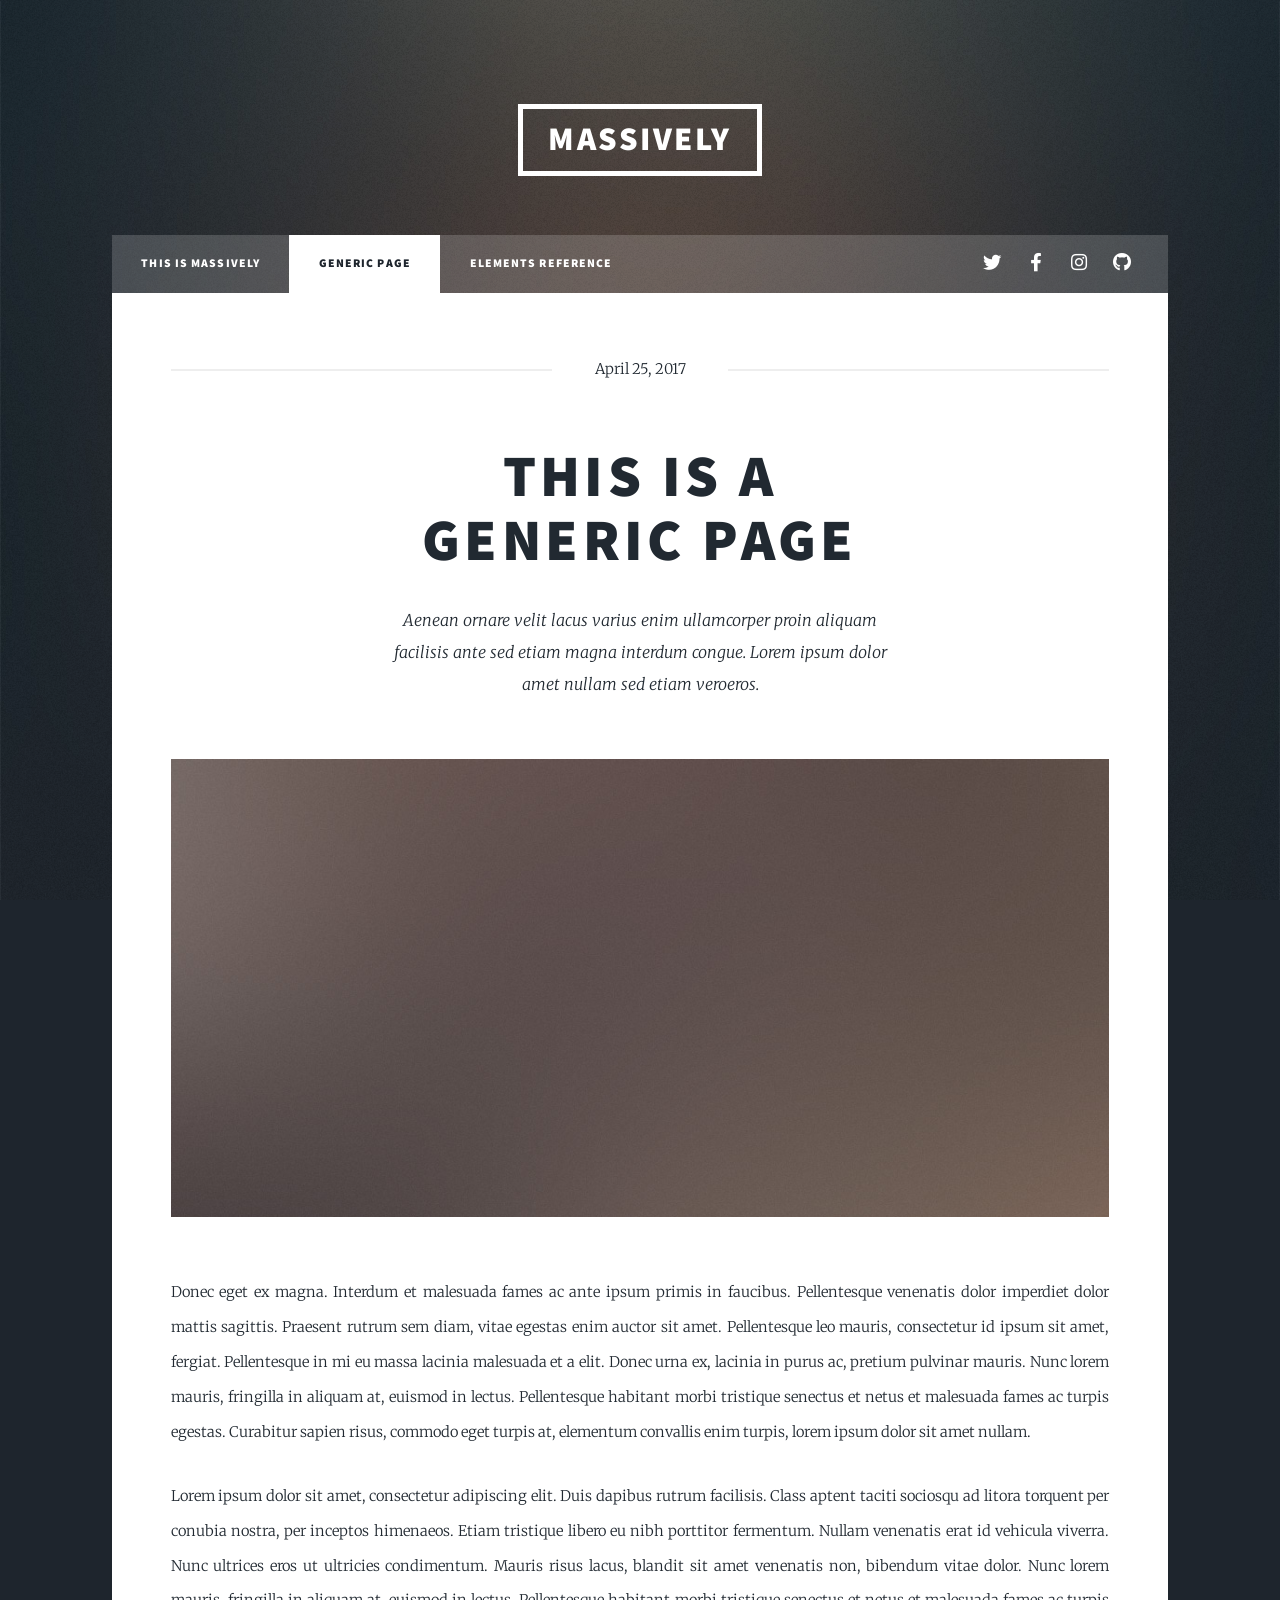
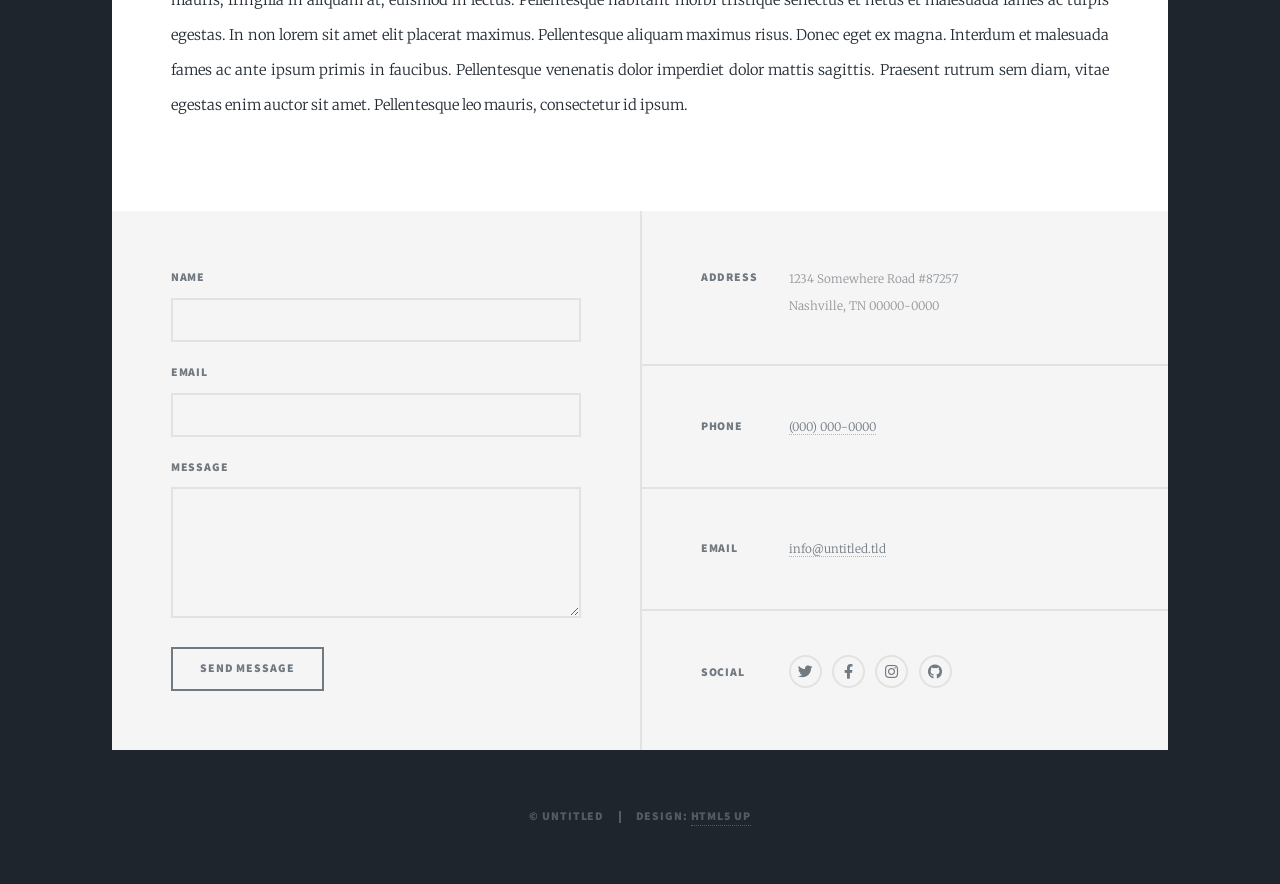
<file: generic.html>
<!DOCTYPE HTML>
<!--
	Massively by HTML5 UP
	html5up.net | @ajlkn
	Free for personal and commercial use under the CCA 3.0 license (html5up.net/license)
-->
<html>
	<head>
		<title>Generic Page - Massively by HTML5 UP</title>
		<meta charset="utf-8" />
		<meta name="viewport" content="width=device-width, initial-scale=1, user-scalable=no" />
		<link rel="stylesheet" href="assets/css/main.css" />
		<noscript><link rel="stylesheet" href="assets/css/noscript.css" /></noscript>
	</head>
	<body class="is-preload">

		<!-- Wrapper -->
			<div id="wrapper">

				<!-- Header -->
					<header id="header">
						<a href="index.html" class="logo">Massively</a>
					</header>

				<!-- Nav -->
					<nav id="nav">
						<ul class="links">
							<li><a href="index.html">This is Massively</a></li>
							<li class="active"><a href="generic.html">Generic Page</a></li>
							<li><a href="elements.html">Elements Reference</a></li>
						</ul>
						<ul class="icons">
							<li><a href="#" class="icon brands fa-twitter"><span class="label">Twitter</span></a></li>
							<li><a href="#" class="icon brands fa-facebook-f"><span class="label">Facebook</span></a></li>
							<li><a href="#" class="icon brands fa-instagram"><span class="label">Instagram</span></a></li>
							<li><a href="#" class="icon brands fa-github"><span class="label">GitHub</span></a></li>
						</ul>
					</nav>

				<!-- Main -->
					<div id="main">

						<!-- Post -->
							<section class="post">
								<header class="major">
									<span class="date">April 25, 2017</span>
									<h1>This is a<br />
									Generic Page</h1>
									<p>Aenean ornare velit lacus varius enim ullamcorper proin aliquam<br />
									facilisis ante sed etiam magna interdum congue. Lorem ipsum dolor<br />
									amet nullam sed etiam veroeros.</p>
								</header>
								<div class="image main"><img src="images/pic01.jpg" alt="" /></div>
								<p>Donec eget ex magna. Interdum et malesuada fames ac ante ipsum primis in faucibus. Pellentesque venenatis dolor imperdiet dolor mattis sagittis. Praesent rutrum sem diam, vitae egestas enim auctor sit amet. Pellentesque leo mauris, consectetur id ipsum sit amet, fergiat. Pellentesque in mi eu massa lacinia malesuada et a elit. Donec urna ex, lacinia in purus ac, pretium pulvinar mauris. Nunc lorem mauris, fringilla in aliquam at, euismod in lectus. Pellentesque habitant morbi tristique senectus et netus et malesuada fames ac turpis egestas. Curabitur sapien risus, commodo eget turpis at, elementum convallis enim turpis, lorem ipsum dolor sit amet nullam.</p>
								<p>Lorem ipsum dolor sit amet, consectetur adipiscing elit. Duis dapibus rutrum facilisis. Class aptent taciti sociosqu ad litora torquent per conubia nostra, per inceptos himenaeos. Etiam tristique libero eu nibh porttitor fermentum. Nullam venenatis erat id vehicula viverra. Nunc ultrices eros ut ultricies condimentum. Mauris risus lacus, blandit sit amet venenatis non, bibendum vitae dolor. Nunc lorem mauris, fringilla in aliquam at, euismod in lectus. Pellentesque habitant morbi tristique senectus et netus et malesuada fames ac turpis egestas. In non lorem sit amet elit placerat maximus. Pellentesque aliquam maximus risus. Donec eget ex magna. Interdum et malesuada fames ac ante ipsum primis in faucibus. Pellentesque venenatis dolor imperdiet dolor mattis sagittis. Praesent rutrum sem diam, vitae egestas enim auctor sit amet. Pellentesque leo mauris, consectetur id ipsum.</p>
							</section>

					</div>

				<!-- Footer -->
					<footer id="footer">
						<section>
							<form method="post" action="#">
								<div class="fields">
									<div class="field">
										<label for="name">Name</label>
										<input type="text" name="name" id="name" />
									</div>
									<div class="field">
										<label for="email">Email</label>
										<input type="text" name="email" id="email" />
									</div>
									<div class="field">
										<label for="message">Message</label>
										<textarea name="message" id="message" rows="3"></textarea>
									</div>
								</div>
								<ul class="actions">
									<li><input type="submit" value="Send Message" /></li>
								</ul>
							</form>
						</section>
						<section class="split contact">
							<section class="alt">
								<h3>Address</h3>
								<p>1234 Somewhere Road #87257<br />
								Nashville, TN 00000-0000</p>
							</section>
							<section>
								<h3>Phone</h3>
								<p><a href="#">(000) 000-0000</a></p>
							</section>
							<section>
								<h3>Email</h3>
								<p><a href="#">info@untitled.tld</a></p>
							</section>
							<section>
								<h3>Social</h3>
								<ul class="icons alt">
									<li><a href="#" class="icon brands alt fa-twitter"><span class="label">Twitter</span></a></li>
									<li><a href="#" class="icon brands alt fa-facebook-f"><span class="label">Facebook</span></a></li>
									<li><a href="#" class="icon brands alt fa-instagram"><span class="label">Instagram</span></a></li>
									<li><a href="#" class="icon brands alt fa-github"><span class="label">GitHub</span></a></li>
								</ul>
							</section>
						</section>
					</footer>

				<!-- Copyright -->
					<div id="copyright">
						<ul><li>&copy; Untitled</li><li>Design: <a href="https://html5up.net">HTML5 UP</a></li></ul>
					</div>

			</div>

		<!-- Scripts -->
			<script src="assets/js/jquery.min.js"></script>
			<script src="assets/js/jquery.scrollex.min.js"></script>
			<script src="assets/js/jquery.scrolly.min.js"></script>
			<script src="assets/js/browser.min.js"></script>
			<script src="assets/js/breakpoints.min.js"></script>
			<script src="assets/js/util.js"></script>
			<script src="assets/js/main.js"></script>

	</body>
</html>
</file>
<file: assets/site.css>
:root {
  --ink: #0b171d;
  --ink-soft: #24343b;
  --paper: #f5f3ec;
  --white: #fffdf8;
  --line: #c9cdc8;
  --signal: #b8f24b;
  --signal-dark: #7da927;
  --blue: #6dc7ff;
}

* { box-sizing: border-box; }
html { scroll-behavior: smooth; }
body {
  margin: 0;
  background: radial-gradient(circle at 78% 6%, rgba(109, 199, 255, 0.2), transparent 24rem), var(--paper);
  color: var(--ink);
  font-family: Arial, Helvetica, sans-serif;
  -webkit-font-smoothing: antialiased;
}
a { color: inherit; text-decoration: none; }

.skip-link {
  position: fixed;
  top: -4rem;
  left: 1rem;
  z-index: 100;
  background: var(--signal);
  color: var(--ink);
  padding: 0.8rem 1rem;
  font-weight: 800;
}
.skip-link:focus { top: 1rem; }

.site-header {
  position: sticky;
  top: 0;
  z-index: 20;
  display: flex;
  align-items: center;
  justify-content: space-between;
  width: min(100% - 3rem, 1240px);
  margin: 0 auto;
  padding: 1.15rem 0;
  background: rgba(245, 243, 236, 0.88);
  border-bottom: 1px solid rgba(11, 23, 29, 0.18);
  backdrop-filter: blur(16px);
}
.brand { display: flex; align-items: center; gap: 0.8rem; }
.brand-mark {
  display: grid;
  place-items: center;
  width: 2.45rem;
  height: 2.45rem;
  border-radius: 50%;
  background: var(--ink);
  color: var(--signal);
  font-size: 0.78rem;
  font-weight: 900;
  letter-spacing: 0.08em;
}
.brand-copy { display: grid; gap: 0.12rem; }
.brand-copy strong { font-size: 0.88rem; letter-spacing: 0.02em; }
.brand-copy small {
  color: #59686f;
  font-size: 0.66rem;
  letter-spacing: 0.08em;
  text-transform: uppercase;
}
nav {
  display: flex;
  gap: 1.75rem;
  font-size: 0.8rem;
  font-weight: 800;
  letter-spacing: 0.08em;
  text-transform: uppercase;
}
nav a, footer a { transition: color 180ms ease; }
nav a:hover, nav a:focus-visible, footer a:hover, footer a:focus-visible { color: var(--signal-dark); }

.hero, .proof, .work-section, .approach-section, .artifact-section, .philosophy-section, .about-section, .career-section, .contact-section, footer {
  width: min(100% - 3rem, 1240px);
  margin-inline: auto;
}
.hero {
  display: grid;
  grid-template-columns: minmax(0, 1.65fr) minmax(280px, 0.72fr);
  gap: clamp(3rem, 8vw, 8rem);
  align-items: end;
  min-height: 710px;
  padding: 7.5rem 0 5rem;
}
.eyebrow, .panel-label {
  margin: 0 0 1.25rem;
  color: #4d5d63;
  font-size: 0.72rem;
  font-weight: 900;
  letter-spacing: 0.16em;
  text-transform: uppercase;
}
h1, h2, h3, p { margin-top: 0; }
h1 {
  max-width: 880px;
  margin-bottom: 2rem;
  font-size: clamp(4rem, 8.1vw, 8rem);
  font-weight: 800;
  letter-spacing: -0.07em;
  line-height: 0.88;
}
h1 em {
  display: block;
  color: #38525e;
  font-family: Georgia, "Times New Roman", serif;
  font-weight: 400;
}
.hero-intro {
  max-width: 740px;
  margin-bottom: 2.3rem;
  color: var(--ink-soft);
  font-size: clamp(1.15rem, 2vw, 1.45rem);
  line-height: 1.55;
}
.hero-actions { display: flex; flex-wrap: wrap; gap: 0.8rem; }
.button {
  display: inline-flex;
  align-items: center;
  justify-content: center;
  gap: 1.5rem;
  min-height: 3.3rem;
  padding: 0.85rem 1.2rem;
  border: 1px solid var(--ink);
  border-radius: 999px;
  font-size: 0.82rem;
  font-weight: 800;
  transition: transform 180ms ease, background 180ms ease;
}
.button:hover, .button:focus-visible { transform: translateY(-2px); }
.button.primary { background: var(--ink); color: var(--white); }
.button.primary:hover, .button.primary:focus-visible { background: #20343d; }
.button.secondary:hover, .button.secondary:focus-visible { background: var(--white); }

.hero-panel {
  position: relative;
  padding: 2.2rem;
  overflow: hidden;
  background: var(--ink);
  border-radius: 0.4rem;
  color: var(--white);
  box-shadow: 1.1rem 1.1rem 0 var(--signal);
}
.hero-panel::after {
  position: absolute;
  top: -4rem;
  right: -4rem;
  width: 10rem;
  height: 10rem;
  border: 1px solid rgba(109, 199, 255, 0.4);
  border-radius: 50%;
  content: "";
}
.panel-label { color: #a7b4ba; }
.panel-statement {
  margin-bottom: 2.5rem;
  font-family: Georgia, "Times New Roman", serif;
  font-size: 1.65rem;
  line-height: 1.32;
}
.focus-list { display: grid; gap: 0.7rem; margin-bottom: 3rem; }
.focus-list span {
  padding-top: 0.7rem;
  border-top: 1px solid rgba(255, 255, 255, 0.18);
  color: #d7dee1;
  font-size: 0.82rem;
}
.location {
  margin: 0;
  color: var(--signal);
  font-size: 0.76rem;
  font-weight: 800;
  letter-spacing: 0.08em;
  text-transform: uppercase;
}

.proof {
  display: grid;
  grid-template-columns: repeat(4, 1fr);
  border-top: 1px solid var(--ink);
  border-bottom: 1px solid var(--ink);
}
.proof div { padding: 1.6rem 1.3rem; border-right: 1px solid var(--line); }
.proof div:last-child { border-right: 0; }
.proof strong, .proof span { display: block; }
.proof strong {
  margin-bottom: 0.35rem;
  font-family: Georgia, "Times New Roman", serif;
  font-size: 1.25rem;
}
.proof span { color: #5a686e; font-size: 0.76rem; line-height: 1.45; }

.work-section { padding: 8rem 0; }
.section-heading {
  display: grid;
  grid-template-columns: 1.3fr 0.7fr;
  gap: 4rem;
  align-items: end;
  margin-bottom: 3.5rem;
}
.section-heading h2 {
  max-width: 760px;
  margin: 0;
  font-size: clamp(2.6rem, 5vw, 5rem);
  letter-spacing: -0.055em;
  line-height: 0.96;
}
.section-heading > p { margin: 0; color: #506067; font-size: 0.97rem; line-height: 1.7; }
.project-grid {
  display: grid;
  grid-template-columns: repeat(3, 1fr);
  border-top: 1px solid var(--ink);
  border-left: 1px solid var(--ink);
}
.project-card {
  display: flex;
  flex-direction: column;
  min-height: 560px;
  padding: 1.7rem;
  background: rgba(255, 253, 248, 0.56);
  border-right: 1px solid var(--ink);
  border-bottom: 1px solid var(--ink);
}
.project-card:nth-child(2) { background: #e8edf0; }
.project-card:nth-child(3) { background: #e7f6c8; }
.project-card:nth-child(4) { background: #dceef7; }
.project-card:nth-child(5) { background: #f1e8d9; }
.project-card:nth-child(6) { background: #e4e0f2; }
.project-topline {
  display: flex;
  justify-content: space-between;
  gap: 1rem;
  margin-bottom: 4.5rem;
  color: #506067;
  font-size: 0.68rem;
  font-weight: 900;
  letter-spacing: 0.12em;
  text-transform: uppercase;
}
.project-card h3 {
  margin-bottom: 1.15rem;
  font-size: clamp(1.75rem, 2.6vw, 2.45rem);
  letter-spacing: -0.045em;
  line-height: 1.02;
}
.project-summary { color: #42535a; font-size: 0.92rem; line-height: 1.65; }
details {
  margin-top: 0.5rem;
  border-top: 1px solid rgba(11, 23, 29, 0.3);
  border-bottom: 1px solid rgba(11, 23, 29, 0.3);
}
summary {
  padding: 0.95rem 0;
  cursor: pointer;
  font-size: 0.78rem;
  font-weight: 900;
  list-style-position: inside;
}
.project-detail { padding-bottom: 0.5rem; }
.project-detail p { color: #42535a; font-size: 0.78rem; line-height: 1.6; }
.project-detail strong { display: block; margin-bottom: 0.2rem; color: var(--ink); }
.tag-list {
  display: flex;
  flex-wrap: wrap;
  gap: 0.45rem;
  margin: auto 0 0;
  padding: 1.5rem 0 0;
  list-style: none;
}
.tag-list li {
  padding: 0.45rem 0.65rem;
  border: 1px solid rgba(11, 23, 29, 0.35);
  border-radius: 999px;
  font-size: 0.66rem;
  font-weight: 700;
}
.approach-section {
  display: grid;
  grid-template-columns: 0.8fr 1.2fr;
  gap: clamp(3rem, 8vw, 7rem);
  padding: 7.5rem 0;
  border-top: 1px solid var(--ink);
}
.approach-intro h2,
.artifact-section h2,
.about-story h2,
.career-heading h2,
.contact-section h2 {
  margin-bottom: 1.5rem;
  font-size: clamp(2.5rem, 4.6vw, 4.6rem);
  letter-spacing: -0.055em;
  line-height: 0.98;
}
.approach-intro > p:last-child,
.about-story > p,
.contact-copy > p {
  color: #4c5c63;
  font-size: 0.98rem;
  line-height: 1.75;
}
.delivery-stages {
  margin: 0;
  padding: 0;
  border-top: 1px solid var(--ink);
  list-style: none;
}
.delivery-stages li {
  display: grid;
  grid-template-columns: 3.2rem 1fr;
  gap: 1.3rem;
  padding: 1.4rem 0;
  border-bottom: 1px solid var(--line);
}
.delivery-stages li > span {
  padding-top: 0.2rem;
  color: var(--signal-dark);
  font-size: 0.72rem;
  font-weight: 900;
  letter-spacing: 0.1em;
}
.delivery-stages h3 {
  margin-bottom: 0.45rem;
  font-size: 1.35rem;
  letter-spacing: -0.03em;
}
.delivery-stages p {
  max-width: 620px;
  margin: 0;
  color: #526168;
  font-size: 0.84rem;
  line-height: 1.6;
}
.artifact-section {
  display: grid;
  grid-template-columns: 0.72fr 1.28fr;
  gap: clamp(3rem, 8vw, 7rem);
  padding: 6.5rem 0;
  border-top: 1px solid var(--ink);
}
.artifact-section h2 { margin: 0; }
.artifact-grid {
  display: grid;
  grid-template-columns: repeat(2, 1fr);
  border-top: 1px solid var(--ink);
  border-left: 1px solid var(--ink);
}
.artifact-grid span {
  min-height: 6.6rem;
  padding: 1.2rem;
  background: rgba(255, 253, 248, 0.56);
  border-right: 1px solid var(--ink);
  border-bottom: 1px solid var(--ink);
  font-size: 0.82rem;
  font-weight: 800;
  line-height: 1.45;
}
.philosophy-section { padding: 6rem 0; border-top: 1px solid var(--ink); }
.philosophy-section blockquote {
  max-width: 1000px;
  margin: 0;
  font-family: Georgia, "Times New Roman", serif;
  font-size: clamp(2.2rem, 4.6vw, 4.8rem);
  letter-spacing: -0.04em;
  line-height: 1.07;
}
.about-section {
  display: grid;
  grid-template-columns: 0.9fr 1.1fr;
  gap: clamp(3rem, 8vw, 8rem);
  padding: 7rem 0;
  border-top: 1px solid var(--ink);
}
.about-story > p { max-width: 650px; }
.about-story .confidentiality-note {
  margin-top: 2rem;
  padding-left: 1rem;
  border-left: 3px solid var(--signal-dark);
  color: #637178;
  font-size: 0.76rem;
}
.capability-list { border-top: 1px solid var(--ink); }
.capability-list article {
  display: grid;
  grid-template-columns: 0.72fr 1.28fr;
  gap: 2rem;
  padding: 1.4rem 0;
  border-bottom: 1px solid var(--line);
}
.capability-list h3 {
  margin: 0;
  font-size: 1.05rem;
  letter-spacing: -0.02em;
}
.capability-list p {
  margin: 0;
  color: #56656b;
  font-size: 0.78rem;
  line-height: 1.6;
}
.career-section {
  display: grid;
  grid-template-columns: 0.78fr 1.22fr;
  gap: clamp(3rem, 8vw, 8rem);
  padding: 7rem 0;
  border-top: 1px solid var(--ink);
}
.career-heading h2 { max-width: 580px; }
.credential-note {
  display: inline-grid;
  gap: 0.25rem;
  margin-top: 1rem;
  padding: 1rem 1.15rem;
  background: var(--ink);
  color: var(--white);
  border-left: 0.45rem solid var(--signal);
}
.credential-note strong {
  font-family: Georgia, "Times New Roman", serif;
  font-size: 1.2rem;
}
.credential-note span { color: #bdc8cc; font-size: 0.7rem; }
.career-timeline {
  margin: 0;
  padding: 0;
  border-top: 1px solid var(--ink);
  list-style: none;
}
.career-timeline li {
  display: grid;
  grid-template-columns: 7.4rem 1fr;
  gap: 1.4rem;
  padding: 1.45rem 0;
  border-bottom: 1px solid var(--line);
}
.career-period {
  padding-top: 0.2rem;
  color: var(--signal-dark);
  font-size: 0.68rem;
  font-weight: 900;
  letter-spacing: 0.08em;
  text-transform: uppercase;
}
.career-timeline h3 {
  margin-bottom: 0.25rem;
  font-size: 1.15rem;
  letter-spacing: -0.025em;
}
.career-timeline p {
  margin-bottom: 0;
  color: #58666c;
  font-size: 0.8rem;
  line-height: 1.6;
}
.career-timeline .career-organization {
  margin-bottom: 0.55rem;
  color: var(--ink);
  font-size: 0.74rem;
  font-weight: 800;
  letter-spacing: 0.04em;
  text-transform: uppercase;
}
.contact-section {
  display: grid;
  grid-template-columns: 1.1fr 0.9fr;
  gap: clamp(3rem, 8vw, 8rem);
  padding: 5rem;
  background: var(--ink);
  color: var(--white);
}
.contact-section .eyebrow { color: var(--signal); }
.contact-section h2 { margin: 0; }
.contact-copy {
  display: flex;
  flex-direction: column;
  align-items: flex-start;
  justify-content: space-between;
  gap: 2rem;
}
.contact-copy > p { color: #c4cdd1; }
.contact-links { display: flex; flex-wrap: wrap; gap: 0.75rem; }
.contact-button { border-color: var(--signal); background: var(--signal); color: var(--ink); }
.contact-button:hover, .contact-button:focus-visible { background: #d0ff74; }
.secondary-contact { border-color: #65767d; background: transparent; color: var(--white); }
.secondary-contact:hover, .secondary-contact:focus-visible { background: #1d3039; }
.footer-links { display: flex; flex-wrap: wrap; justify-content: flex-end; gap: 1.3rem; }
footer {
  display: flex;
  justify-content: space-between;
  padding: 2rem 0 3rem;
  border-top: 1px solid var(--ink);
  font-size: 0.78rem;
  font-weight: 800;
  letter-spacing: 0.08em;
  text-transform: uppercase;
}
footer p { margin: 0; }
a:focus-visible, summary:focus-visible { outline: 3px solid var(--blue); outline-offset: 4px; }

@media (max-width: 900px) {
  .hero { grid-template-columns: 1fr; min-height: auto; padding-top: 5.5rem; }
  .hero-panel { max-width: 580px; }
  .proof { grid-template-columns: repeat(2, 1fr); }
  .proof div:nth-child(2) { border-right: 0; }
  .proof div:nth-child(-n + 2) { border-bottom: 1px solid var(--line); }
  .section-heading { grid-template-columns: 1fr; gap: 1.4rem; }
  .section-heading > p { max-width: 650px; }
  .project-grid { grid-template-columns: 1fr; }
  .project-card { min-height: auto; }
  .project-topline { margin-bottom: 3rem; }
  .tag-list { margin-top: 2.5rem; }
  .approach-section, .artifact-section, .about-section, .career-section, .contact-section {
    grid-template-columns: 1fr;
    gap: 3rem;
  }
  .contact-section { padding: 3.5rem; }
}

@media (max-width: 620px) {
  .site-header, .hero, .proof, .work-section, .approach-section, .artifact-section, .philosophy-section, .about-section, .career-section, .contact-section, footer { width: min(100% - 2rem, 1240px); }
  .brand-copy small, nav a:nth-child(2), nav a:nth-child(3) { display: none; }
  nav { gap: 0.8rem; font-size: 0.68rem; }
  .hero { padding: 4.5rem 0 4rem; }
  h1 { font-size: clamp(3.35rem, 17vw, 5rem); }
  .hero-panel { padding: 1.6rem; box-shadow: 0.65rem 0.65rem 0 var(--signal); }
  .proof { grid-template-columns: 1fr; }
  .proof div, .proof div:nth-child(2) { border-right: 0; border-bottom: 1px solid var(--line); }
  .proof div:last-child { border-bottom: 0; }
  .work-section { padding: 5rem 0; }
  .project-topline { margin-bottom: 2.2rem; }
  .approach-section, .artifact-section, .philosophy-section, .about-section, .career-section { padding: 4rem 0; }
  .artifact-grid { grid-template-columns: 1fr; }
  .capability-list article { grid-template-columns: 1fr; gap: 0.6rem; }
  .career-timeline li { grid-template-columns: 1fr; gap: 0.6rem; }
  .contact-section { padding: 2rem; }
  .contact-section h2 { font-size: 2.4rem; }
  footer { align-items: flex-start; gap: 2rem; }
  .footer-links { justify-content: flex-end; }
}

@media (prefers-reduced-motion: reduce) {
  html { scroll-behavior: auto; }
  * { transition-duration: 0.01ms !important; }
}
</file>
<file: assets/css/main.css>
@import url(fontawesome-all.min.css);
@import url("https://fonts.googleapis.com/css?family=Merriweather:300,700,300italic,700italic|Source+Sans+Pro:900");

/*
	Massively by HTML5 UP
	html5up.net | @ajlkn
	Free for personal and commercial use under the CCA 3.0 license (html5up.net/license)
*/

html, body, div, span, applet, object,
iframe, h1, h2, h3, h4, h5, h6, p, blockquote,
pre, a, abbr, acronym, address, big, cite,
code, del, dfn, em, img, ins, kbd, q, s, samp,
small, strike, strong, sub, sup, tt, var, b,
u, i, center, dl, dt, dd, ol, ul, li, fieldset,
form, label, legend, table, caption, tbody,
tfoot, thead, tr, th, td, article, aside,
canvas, details, embed, figure, figcaption,
footer, header, hgroup, menu, nav, output, ruby,
section, summary, time, mark, audio, video {
	margin: 0;
	padding: 0;
	border: 0;
	font-size: 100%;
	font: inherit;
	vertical-align: baseline;}

article, aside, details, figcaption, figure,
footer, header, hgroup, menu, nav, section {
	display: block;}

body {
	line-height: 1;
}

ol, ul {
	list-style: none;
}

blockquote, q {
	quotes: none;
}

	blockquote:before, blockquote:after, q:before, q:after {
		content: '';
		content: none;
	}

table {
	border-collapse: collapse;
	border-spacing: 0;
}

body {
	-webkit-text-size-adjust: none;
}

mark {
	background-color: transparent;
	color: inherit;
}

input::-moz-focus-inner {
	border: 0;
	padding: 0;
}

input, select, textarea {
	-moz-appearance: none;
	-webkit-appearance: none;
	-ms-appearance: none;
	appearance: none;
}

/* Basic */

	@-ms-viewport {
		width: device-width;
	}

	body {
		-ms-overflow-style: scrollbar;
	}

	@media screen and (max-width: 480px) {

		html, body {
			min-width: 320px;
		}

	}

	html {
		box-sizing: border-box;
	}

	*, *:before, *:after {
		box-sizing: inherit;
	}

	body {
		background-color: #1e252d;
	}

		body.is-preload *, body.is-preload *:before, body.is-preload *:after {
			-moz-animation: none !important;
			-webkit-animation: none !important;
			-ms-animation: none !important;
			animation: none !important;
			-moz-transition: none !important;
			-webkit-transition: none !important;
			-ms-transition: none !important;
			transition: none !important;
		}

/* Type */

	html {
		font-size: 16pt;
	}

		@media screen and (max-width: 1680px) {

			html {
				font-size: 12pt;
			}

		}

		@media screen and (max-width: 1280px) {

			html {
				font-size: 11pt;
			}

		}

		@media screen and (max-width: 360px) {

			html {
				font-size: 10pt;
			}

		}

	body {
		color: #212931;
	}

	body, input, select, textarea {
		font-family: "Merriweather", Georgia, serif;
		font-weight: 300;
		font-size: 1rem;
		line-height: 2.375;
	}

	a {
		-moz-transition: color 0.2s ease-in-out, background-color 0.2s ease-in-out, border-color 0.2s ease-in-out, box-shadow 0.2s ease-in-out;
		-webkit-transition: color 0.2s ease-in-out, background-color 0.2s ease-in-out, border-color 0.2s ease-in-out, box-shadow 0.2s ease-in-out;
		-ms-transition: color 0.2s ease-in-out, background-color 0.2s ease-in-out, border-color 0.2s ease-in-out, box-shadow 0.2s ease-in-out;
		transition: color 0.2s ease-in-out, background-color 0.2s ease-in-out, border-color 0.2s ease-in-out, box-shadow 0.2s ease-in-out;
		border-bottom: dotted 1px;
		text-decoration: none;
	}

		a:hover {
			border-bottom-color: transparent;
		}

	strong, b {
		font-weight: 600;
	}

	em, i {
		font-style: italic;
	}

	p {
		text-align: justify;
		margin: 0 0 2rem 0;
	}

	h1, h2, h3, h4, h5, h6 {
		font-family: "Source Sans Pro", Helvetica, sans-serif;
		font-weight: 900;
		line-height: 1.5;
		letter-spacing: 0.075em;
		text-transform: uppercase;
		margin: 0 0 1rem 0;
	}

		h1 a, h2 a, h3 a, h4 a, h5 a, h6 a {
			border-bottom: 0;
			color: inherit;
			text-decoration: none;
		}

	h1 {
		font-size: 4rem;
		line-height: 1.1;
		margin: 0 0 2rem 0;
	}

	h2 {
		font-size: 1.75rem;
		line-height: 1.3;
		margin: 0 0 1.5rem 0;
	}

	h3 {
		font-size: 1.25rem;
		margin: 0 0 1.5rem 0;
	}

	h4 {
		font-size: 1rem;
	}

	h5 {
		font-size: 0.9rem;
	}

	h6 {
		font-size: 0.8rem;
	}

	sub {
		font-size: 0.8rem;
		position: relative;
		top: 0.5rem;
	}

	sup {
		font-size: 0.8rem;
		position: relative;
		top: -0.5rem;
	}

	blockquote {
		border-left: solid 4px;
		font-style: italic;
		margin: 0 0 2rem 0;
		padding: 0.5rem 0 0.5rem 2rem;
	}

	code {
		border: solid 2px;
		font-family: "Courier New", monospace;
		font-size: 0.9rem;
		margin: 0 0.25rem;
		padding: 0.25rem 0.65rem;
	}

	pre {
		-webkit-overflow-scrolling: touch;
		font-family: "Courier New", monospace;
		font-size: 0.9rem;
		margin: 0 0 2rem 0;
	}

		pre code {
			display: block;
			line-height: 1.75;
			padding: 1rem 1.5rem;
			overflow-x: auto;
		}

	hr {
		border: 0;
		border-bottom: solid 2px;
		margin: 3rem 0;
	}

		hr.major {
			margin: 5rem 0;
		}

	.align-left {
		text-align: left;
	}

	.align-center {
		text-align: center;
	}

	.align-right {
		text-align: right;
	}

	input, select, textarea {
		color: #212931;
	}

	a {
		color: #212931;
		border-bottom-color: rgba(33, 41, 49, 0.5);
	}

		a:hover {
			border-bottom-color: transparent;
			color: #18bfef !important;
		}

	strong, b {
		color: #212931;
	}

	h1, h2, h3, h4, h5, h6 {
		color: #212931;
	}

	blockquote {
		border-left-color: #eeeeee;
	}

	code {
		background: rgba(220, 220, 220, 0.25);
		border-color: #eeeeee;
	}

	hr {
		border-bottom-color: #eeeeee;
	}

/* Row */

	.row {
		display: flex;
		flex-wrap: wrap;
		box-sizing: border-box;
		align-items: stretch;
	}

		.row > * {
			box-sizing: border-box;
		}

		.row.gtr-uniform > * > :last-child {
			margin-bottom: 0;
		}

		.row.aln-left {
			justify-content: flex-start;
		}

		.row.aln-center {
			justify-content: center;
		}

		.row.aln-right {
			justify-content: flex-end;
		}

		.row.aln-top {
			align-items: flex-start;
		}

		.row.aln-middle {
			align-items: center;
		}

		.row.aln-bottom {
			align-items: flex-end;
		}

		.row > .imp {
			order: -1;
		}

		.row > .col-1 {
			width: 8.33333%;
		}

		.row > .off-1 {
			margin-left: 8.33333%;
		}

		.row > .col-2 {
			width: 16.66667%;
		}

		.row > .off-2 {
			margin-left: 16.66667%;
		}

		.row > .col-3 {
			width: 25%;
		}

		.row > .off-3 {
			margin-left: 25%;
		}

		.row > .col-4 {
			width: 33.33333%;
		}

		.row > .off-4 {
			margin-left: 33.33333%;
		}

		.row > .col-5 {
			width: 41.66667%;
		}

		.row > .off-5 {
			margin-left: 41.66667%;
		}

		.row > .col-6 {
			width: 50%;
		}

		.row > .off-6 {
			margin-left: 50%;
		}

		.row > .col-7 {
			width: 58.33333%;
		}

		.row > .off-7 {
			margin-left: 58.33333%;
		}

		.row > .col-8 {
			width: 66.66667%;
		}

		.row > .off-8 {
			margin-left: 66.66667%;
		}

		.row > .col-9 {
			width: 75%;
		}

		.row > .off-9 {
			margin-left: 75%;
		}

		.row > .col-10 {
			width: 83.33333%;
		}

		.row > .off-10 {
			margin-left: 83.33333%;
		}

		.row > .col-11 {
			width: 91.66667%;
		}

		.row > .off-11 {
			margin-left: 91.66667%;
		}

		.row > .col-12 {
			width: 100%;
		}

		.row > .off-12 {
			margin-left: 100%;
		}

		.row.gtr-0 {
			margin-top: 0;
			margin-left: 0rem;
		}

			.row.gtr-0 > * {
				padding: 0 0 0 0rem;
			}

			.row.gtr-0.gtr-uniform {
				margin-top: 0rem;
			}

				.row.gtr-0.gtr-uniform > * {
					padding-top: 0rem;
				}

		.row.gtr-25 {
			margin-top: 0;
			margin-left: -0.375rem;
		}

			.row.gtr-25 > * {
				padding: 0 0 0 0.375rem;
			}

			.row.gtr-25.gtr-uniform {
				margin-top: -0.375rem;
			}

				.row.gtr-25.gtr-uniform > * {
					padding-top: 0.375rem;
				}

		.row.gtr-50 {
			margin-top: 0;
			margin-left: -0.75rem;
		}

			.row.gtr-50 > * {
				padding: 0 0 0 0.75rem;
			}

			.row.gtr-50.gtr-uniform {
				margin-top: -0.75rem;
			}

				.row.gtr-50.gtr-uniform > * {
					padding-top: 0.75rem;
				}

		.row {
			margin-top: 0;
			margin-left: -1.5rem;
		}

			.row > * {
				padding: 0 0 0 1.5rem;
			}

			.row.gtr-uniform {
				margin-top: -1.5rem;
			}

				.row.gtr-uniform > * {
					padding-top: 1.5rem;
				}

		.row.gtr-150 {
			margin-top: 0;
			margin-left: -2.25rem;
		}

			.row.gtr-150 > * {
				padding: 0 0 0 2.25rem;
			}

			.row.gtr-150.gtr-uniform {
				margin-top: -2.25rem;
			}

				.row.gtr-150.gtr-uniform > * {
					padding-top: 2.25rem;
				}

		.row.gtr-200 {
			margin-top: 0;
			margin-left: -3rem;
		}

			.row.gtr-200 > * {
				padding: 0 0 0 3rem;
			}

			.row.gtr-200.gtr-uniform {
				margin-top: -3rem;
			}

				.row.gtr-200.gtr-uniform > * {
					padding-top: 3rem;
				}

		@media screen and (max-width: 1680px) {

			.row {
				display: flex;
				flex-wrap: wrap;
				box-sizing: border-box;
				align-items: stretch;
			}

				.row > * {
					box-sizing: border-box;
				}

				.row.gtr-uniform > * > :last-child {
					margin-bottom: 0;
				}

				.row.aln-left {
					justify-content: flex-start;
				}

				.row.aln-center {
					justify-content: center;
				}

				.row.aln-right {
					justify-content: flex-end;
				}

				.row.aln-top {
					align-items: flex-start;
				}

				.row.aln-middle {
					align-items: center;
				}

				.row.aln-bottom {
					align-items: flex-end;
				}

				.row > .imp-xlarge {
					order: -1;
				}

				.row > .col-1-xlarge {
					width: 8.33333%;
				}

				.row > .off-1-xlarge {
					margin-left: 8.33333%;
				}

				.row > .col-2-xlarge {
					width: 16.66667%;
				}

				.row > .off-2-xlarge {
					margin-left: 16.66667%;
				}

				.row > .col-3-xlarge {
					width: 25%;
				}

				.row > .off-3-xlarge {
					margin-left: 25%;
				}

				.row > .col-4-xlarge {
					width: 33.33333%;
				}

				.row > .off-4-xlarge {
					margin-left: 33.33333%;
				}

				.row > .col-5-xlarge {
					width: 41.66667%;
				}

				.row > .off-5-xlarge {
					margin-left: 41.66667%;
				}

				.row > .col-6-xlarge {
					width: 50%;
				}

				.row > .off-6-xlarge {
					margin-left: 50%;
				}

				.row > .col-7-xlarge {
					width: 58.33333%;
				}

				.row > .off-7-xlarge {
					margin-left: 58.33333%;
				}

				.row > .col-8-xlarge {
					width: 66.66667%;
				}

				.row > .off-8-xlarge {
					margin-left: 66.66667%;
				}

				.row > .col-9-xlarge {
					width: 75%;
				}

				.row > .off-9-xlarge {
					margin-left: 75%;
				}

				.row > .col-10-xlarge {
					width: 83.33333%;
				}

				.row > .off-10-xlarge {
					margin-left: 83.33333%;
				}

				.row > .col-11-xlarge {
					width: 91.66667%;
				}

				.row > .off-11-xlarge {
					margin-left: 91.66667%;
				}

				.row > .col-12-xlarge {
					width: 100%;
				}

				.row > .off-12-xlarge {
					margin-left: 100%;
				}

				.row.gtr-0 {
					margin-top: 0;
					margin-left: 0rem;
				}

					.row.gtr-0 > * {
						padding: 0 0 0 0rem;
					}

					.row.gtr-0.gtr-uniform {
						margin-top: 0rem;
					}

						.row.gtr-0.gtr-uniform > * {
							padding-top: 0rem;
						}

				.row.gtr-25 {
					margin-top: 0;
					margin-left: -0.375rem;
				}

					.row.gtr-25 > * {
						padding: 0 0 0 0.375rem;
					}

					.row.gtr-25.gtr-uniform {
						margin-top: -0.375rem;
					}

						.row.gtr-25.gtr-uniform > * {
							padding-top: 0.375rem;
						}

				.row.gtr-50 {
					margin-top: 0;
					margin-left: -0.75rem;
				}

					.row.gtr-50 > * {
						padding: 0 0 0 0.75rem;
					}

					.row.gtr-50.gtr-uniform {
						margin-top: -0.75rem;
					}

						.row.gtr-50.gtr-uniform > * {
							padding-top: 0.75rem;
						}

				.row {
					margin-top: 0;
					margin-left: -1.5rem;
				}

					.row > * {
						padding: 0 0 0 1.5rem;
					}

					.row.gtr-uniform {
						margin-top: -1.5rem;
					}

						.row.gtr-uniform > * {
							padding-top: 1.5rem;
						}

				.row.gtr-150 {
					margin-top: 0;
					margin-left: -2.25rem;
				}

					.row.gtr-150 > * {
						padding: 0 0 0 2.25rem;
					}

					.row.gtr-150.gtr-uniform {
						margin-top: -2.25rem;
					}

						.row.gtr-150.gtr-uniform > * {
							padding-top: 2.25rem;
						}

				.row.gtr-200 {
					margin-top: 0;
					margin-left: -3rem;
				}

					.row.gtr-200 > * {
						padding: 0 0 0 3rem;
					}

					.row.gtr-200.gtr-uniform {
						margin-top: -3rem;
					}

						.row.gtr-200.gtr-uniform > * {
							padding-top: 3rem;
						}

		}

		@media screen and (max-width: 1280px) {

			.row {
				display: flex;
				flex-wrap: wrap;
				box-sizing: border-box;
				align-items: stretch;
			}

				.row > * {
					box-sizing: border-box;
				}

				.row.gtr-uniform > * > :last-child {
					margin-bottom: 0;
				}

				.row.aln-left {
					justify-content: flex-start;
				}

				.row.aln-center {
					justify-content: center;
				}

				.row.aln-right {
					justify-content: flex-end;
				}

				.row.aln-top {
					align-items: flex-start;
				}

				.row.aln-middle {
					align-items: center;
				}

				.row.aln-bottom {
					align-items: flex-end;
				}

				.row > .imp-large {
					order: -1;
				}

				.row > .col-1-large {
					width: 8.33333%;
				}

				.row > .off-1-large {
					margin-left: 8.33333%;
				}

				.row > .col-2-large {
					width: 16.66667%;
				}

				.row > .off-2-large {
					margin-left: 16.66667%;
				}

				.row > .col-3-large {
					width: 25%;
				}

				.row > .off-3-large {
					margin-left: 25%;
				}

				.row > .col-4-large {
					width: 33.33333%;
				}

				.row > .off-4-large {
					margin-left: 33.33333%;
				}

				.row > .col-5-large {
					width: 41.66667%;
				}

				.row > .off-5-large {
					margin-left: 41.66667%;
				}

				.row > .col-6-large {
					width: 50%;
				}

				.row > .off-6-large {
					margin-left: 50%;
				}

				.row > .col-7-large {
					width: 58.33333%;
				}

				.row > .off-7-large {
					margin-left: 58.33333%;
				}

				.row > .col-8-large {
					width: 66.66667%;
				}

				.row > .off-8-large {
					margin-left: 66.66667%;
				}

				.row > .col-9-large {
					width: 75%;
				}

				.row > .off-9-large {
					margin-left: 75%;
				}

				.row > .col-10-large {
					width: 83.33333%;
				}

				.row > .off-10-large {
					margin-left: 83.33333%;
				}

				.row > .col-11-large {
					width: 91.66667%;
				}

				.row > .off-11-large {
					margin-left: 91.66667%;
				}

				.row > .col-12-large {
					width: 100%;
				}

				.row > .off-12-large {
					margin-left: 100%;
				}

				.row.gtr-0 {
					margin-top: 0;
					margin-left: 0rem;
				}

					.row.gtr-0 > * {
						padding: 0 0 0 0rem;
					}

					.row.gtr-0.gtr-uniform {
						margin-top: 0rem;
					}

						.row.gtr-0.gtr-uniform > * {
							padding-top: 0rem;
						}

				.row.gtr-25 {
					margin-top: 0;
					margin-left: -0.375rem;
				}

					.row.gtr-25 > * {
						padding: 0 0 0 0.375rem;
					}

					.row.gtr-25.gtr-uniform {
						margin-top: -0.375rem;
					}

						.row.gtr-25.gtr-uniform > * {
							padding-top: 0.375rem;
						}

				.row.gtr-50 {
					margin-top: 0;
					margin-left: -0.75rem;
				}

					.row.gtr-50 > * {
						padding: 0 0 0 0.75rem;
					}

					.row.gtr-50.gtr-uniform {
						margin-top: -0.75rem;
					}

						.row.gtr-50.gtr-uniform > * {
							padding-top: 0.75rem;
						}

				.row {
					margin-top: 0;
					margin-left: -1.5rem;
				}

					.row > * {
						padding: 0 0 0 1.5rem;
					}

					.row.gtr-uniform {
						margin-top: -1.5rem;
					}

						.row.gtr-uniform > * {
							padding-top: 1.5rem;
						}

				.row.gtr-150 {
					margin-top: 0;
					margin-left: -2.25rem;
				}

					.row.gtr-150 > * {
						padding: 0 0 0 2.25rem;
					}

					.row.gtr-150.gtr-uniform {
						margin-top: -2.25rem;
					}

						.row.gtr-150.gtr-uniform > * {
							padding-top: 2.25rem;
						}

				.row.gtr-200 {
					margin-top: 0;
					margin-left: -3rem;
				}

					.row.gtr-200 > * {
						padding: 0 0 0 3rem;
					}

					.row.gtr-200.gtr-uniform {
						margin-top: -3rem;
					}

						.row.gtr-200.gtr-uniform > * {
							padding-top: 3rem;
						}

		}

		@media screen and (max-width: 980px) {

			.row {
				display: flex;
				flex-wrap: wrap;
				box-sizing: border-box;
				align-items: stretch;
			}

				.row > * {
					box-sizing: border-box;
				}

				.row.gtr-uniform > * > :last-child {
					margin-bottom: 0;
				}

				.row.aln-left {
					justify-content: flex-start;
				}

				.row.aln-center {
					justify-content: center;
				}

				.row.aln-right {
					justify-content: flex-end;
				}

				.row.aln-top {
					align-items: flex-start;
				}

				.row.aln-middle {
					align-items: center;
				}

				.row.aln-bottom {
					align-items: flex-end;
				}

				.row > .imp-medium {
					order: -1;
				}

				.row > .col-1-medium {
					width: 8.33333%;
				}

				.row > .off-1-medium {
					margin-left: 8.33333%;
				}

				.row > .col-2-medium {
					width: 16.66667%;
				}

				.row > .off-2-medium {
					margin-left: 16.66667%;
				}

				.row > .col-3-medium {
					width: 25%;
				}

				.row > .off-3-medium {
					margin-left: 25%;
				}

				.row > .col-4-medium {
					width: 33.33333%;
				}

				.row > .off-4-medium {
					margin-left: 33.33333%;
				}

				.row > .col-5-medium {
					width: 41.66667%;
				}

				.row > .off-5-medium {
					margin-left: 41.66667%;
				}

				.row > .col-6-medium {
					width: 50%;
				}

				.row > .off-6-medium {
					margin-left: 50%;
				}

				.row > .col-7-medium {
					width: 58.33333%;
				}

				.row > .off-7-medium {
					margin-left: 58.33333%;
				}

				.row > .col-8-medium {
					width: 66.66667%;
				}

				.row > .off-8-medium {
					margin-left: 66.66667%;
				}

				.row > .col-9-medium {
					width: 75%;
				}

				.row > .off-9-medium {
					margin-left: 75%;
				}

				.row > .col-10-medium {
					width: 83.33333%;
				}

				.row > .off-10-medium {
					margin-left: 83.33333%;
				}

				.row > .col-11-medium {
					width: 91.66667%;
				}

				.row > .off-11-medium {
					margin-left: 91.66667%;
				}

				.row > .col-12-medium {
					width: 100%;
				}

				.row > .off-12-medium {
					margin-left: 100%;
				}

				.row.gtr-0 {
					margin-top: 0;
					margin-left: 0rem;
				}

					.row.gtr-0 > * {
						padding: 0 0 0 0rem;
					}

					.row.gtr-0.gtr-uniform {
						margin-top: 0rem;
					}

						.row.gtr-0.gtr-uniform > * {
							padding-top: 0rem;
						}

				.row.gtr-25 {
					margin-top: 0;
					margin-left: -0.375rem;
				}

					.row.gtr-25 > * {
						padding: 0 0 0 0.375rem;
					}

					.row.gtr-25.gtr-uniform {
						margin-top: -0.375rem;
					}

						.row.gtr-25.gtr-uniform > * {
							padding-top: 0.375rem;
						}

				.row.gtr-50 {
					margin-top: 0;
					margin-left: -0.75rem;
				}

					.row.gtr-50 > * {
						padding: 0 0 0 0.75rem;
					}

					.row.gtr-50.gtr-uniform {
						margin-top: -0.75rem;
					}

						.row.gtr-50.gtr-uniform > * {
							padding-top: 0.75rem;
						}

				.row {
					margin-top: 0;
					margin-left: -1.5rem;
				}

					.row > * {
						padding: 0 0 0 1.5rem;
					}

					.row.gtr-uniform {
						margin-top: -1.5rem;
					}

						.row.gtr-uniform > * {
							padding-top: 1.5rem;
						}

				.row.gtr-150 {
					margin-top: 0;
					margin-left: -2.25rem;
				}

					.row.gtr-150 > * {
						padding: 0 0 0 2.25rem;
					}

					.row.gtr-150.gtr-uniform {
						margin-top: -2.25rem;
					}

						.row.gtr-150.gtr-uniform > * {
							padding-top: 2.25rem;
						}

				.row.gtr-200 {
					margin-top: 0;
					margin-left: -3rem;
				}

					.row.gtr-200 > * {
						padding: 0 0 0 3rem;
					}

					.row.gtr-200.gtr-uniform {
						margin-top: -3rem;
					}

						.row.gtr-200.gtr-uniform > * {
							padding-top: 3rem;
						}

		}

		@media screen and (max-width: 736px) {

			.row {
				display: flex;
				flex-wrap: wrap;
				box-sizing: border-box;
				align-items: stretch;
			}

				.row > * {
					box-sizing: border-box;
				}

				.row.gtr-uniform > * > :last-child {
					margin-bottom: 0;
				}

				.row.aln-left {
					justify-content: flex-start;
				}

				.row.aln-center {
					justify-content: center;
				}

				.row.aln-right {
					justify-content: flex-end;
				}

				.row.aln-top {
					align-items: flex-start;
				}

				.row.aln-middle {
					align-items: center;
				}

				.row.aln-bottom {
					align-items: flex-end;
				}

				.row > .imp-small {
					order: -1;
				}

				.row > .col-1-small {
					width: 8.33333%;
				}

				.row > .off-1-small {
					margin-left: 8.33333%;
				}

				.row > .col-2-small {
					width: 16.66667%;
				}

				.row > .off-2-small {
					margin-left: 16.66667%;
				}

				.row > .col-3-small {
					width: 25%;
				}

				.row > .off-3-small {
					margin-left: 25%;
				}

				.row > .col-4-small {
					width: 33.33333%;
				}

				.row > .off-4-small {
					margin-left: 33.33333%;
				}

				.row > .col-5-small {
					width: 41.66667%;
				}

				.row > .off-5-small {
					margin-left: 41.66667%;
				}

				.row > .col-6-small {
					width: 50%;
				}

				.row > .off-6-small {
					margin-left: 50%;
				}

				.row > .col-7-small {
					width: 58.33333%;
				}

				.row > .off-7-small {
					margin-left: 58.33333%;
				}

				.row > .col-8-small {
					width: 66.66667%;
				}

				.row > .off-8-small {
					margin-left: 66.66667%;
				}

				.row > .col-9-small {
					width: 75%;
				}

				.row > .off-9-small {
					margin-left: 75%;
				}

				.row > .col-10-small {
					width: 83.33333%;
				}

				.row > .off-10-small {
					margin-left: 83.33333%;
				}

				.row > .col-11-small {
					width: 91.66667%;
				}

				.row > .off-11-small {
					margin-left: 91.66667%;
				}

				.row > .col-12-small {
					width: 100%;
				}

				.row > .off-12-small {
					margin-left: 100%;
				}

				.row.gtr-0 {
					margin-top: 0;
					margin-left: 0rem;
				}

					.row.gtr-0 > * {
						padding: 0 0 0 0rem;
					}

					.row.gtr-0.gtr-uniform {
						margin-top: 0rem;
					}

						.row.gtr-0.gtr-uniform > * {
							padding-top: 0rem;
						}

				.row.gtr-25 {
					margin-top: 0;
					margin-left: -0.375rem;
				}

					.row.gtr-25 > * {
						padding: 0 0 0 0.375rem;
					}

					.row.gtr-25.gtr-uniform {
						margin-top: -0.375rem;
					}

						.row.gtr-25.gtr-uniform > * {
							padding-top: 0.375rem;
						}

				.row.gtr-50 {
					margin-top: 0;
					margin-left: -0.75rem;
				}

					.row.gtr-50 > * {
						padding: 0 0 0 0.75rem;
					}

					.row.gtr-50.gtr-uniform {
						margin-top: -0.75rem;
					}

						.row.gtr-50.gtr-uniform > * {
							padding-top: 0.75rem;
						}

				.row {
					margin-top: 0;
					margin-left: -1.5rem;
				}

					.row > * {
						padding: 0 0 0 1.5rem;
					}

					.row.gtr-uniform {
						margin-top: -1.5rem;
					}

						.row.gtr-uniform > * {
							padding-top: 1.5rem;
						}

				.row.gtr-150 {
					margin-top: 0;
					margin-left: -2.25rem;
				}

					.row.gtr-150 > * {
						padding: 0 0 0 2.25rem;
					}

					.row.gtr-150.gtr-uniform {
						margin-top: -2.25rem;
					}

						.row.gtr-150.gtr-uniform > * {
							padding-top: 2.25rem;
						}

				.row.gtr-200 {
					margin-top: 0;
					margin-left: -3rem;
				}

					.row.gtr-200 > * {
						padding: 0 0 0 3rem;
					}

					.row.gtr-200.gtr-uniform {
						margin-top: -3rem;
					}

						.row.gtr-200.gtr-uniform > * {
							padding-top: 3rem;
						}

		}

		@media screen and (max-width: 480px) {

			.row {
				display: flex;
				flex-wrap: wrap;
				box-sizing: border-box;
				align-items: stretch;
			}

				.row > * {
					box-sizing: border-box;
				}

				.row.gtr-uniform > * > :last-child {
					margin-bottom: 0;
				}

				.row.aln-left {
					justify-content: flex-start;
				}

				.row.aln-center {
					justify-content: center;
				}

				.row.aln-right {
					justify-content: flex-end;
				}

				.row.aln-top {
					align-items: flex-start;
				}

				.row.aln-middle {
					align-items: center;
				}

				.row.aln-bottom {
					align-items: flex-end;
				}

				.row > .imp-xsmall {
					order: -1;
				}

				.row > .col-1-xsmall {
					width: 8.33333%;
				}

				.row > .off-1-xsmall {
					margin-left: 8.33333%;
				}

				.row > .col-2-xsmall {
					width: 16.66667%;
				}

				.row > .off-2-xsmall {
					margin-left: 16.66667%;
				}

				.row > .col-3-xsmall {
					width: 25%;
				}

				.row > .off-3-xsmall {
					margin-left: 25%;
				}

				.row > .col-4-xsmall {
					width: 33.33333%;
				}

				.row > .off-4-xsmall {
					margin-left: 33.33333%;
				}

				.row > .col-5-xsmall {
					width: 41.66667%;
				}

				.row > .off-5-xsmall {
					margin-left: 41.66667%;
				}

				.row > .col-6-xsmall {
					width: 50%;
				}

				.row > .off-6-xsmall {
					margin-left: 50%;
				}

				.row > .col-7-xsmall {
					width: 58.33333%;
				}

				.row > .off-7-xsmall {
					margin-left: 58.33333%;
				}

				.row > .col-8-xsmall {
					width: 66.66667%;
				}

				.row > .off-8-xsmall {
					margin-left: 66.66667%;
				}

				.row > .col-9-xsmall {
					width: 75%;
				}

				.row > .off-9-xsmall {
					margin-left: 75%;
				}

				.row > .col-10-xsmall {
					width: 83.33333%;
				}

				.row > .off-10-xsmall {
					margin-left: 83.33333%;
				}

				.row > .col-11-xsmall {
					width: 91.66667%;
				}

				.row > .off-11-xsmall {
					margin-left: 91.66667%;
				}

				.row > .col-12-xsmall {
					width: 100%;
				}

				.row > .off-12-xsmall {
					margin-left: 100%;
				}

				.row.gtr-0 {
					margin-top: 0;
					margin-left: 0rem;
				}

					.row.gtr-0 > * {
						padding: 0 0 0 0rem;
					}

					.row.gtr-0.gtr-uniform {
						margin-top: 0rem;
					}

						.row.gtr-0.gtr-uniform > * {
							padding-top: 0rem;
						}

				.row.gtr-25 {
					margin-top: 0;
					margin-left: -0.375rem;
				}

					.row.gtr-25 > * {
						padding: 0 0 0 0.375rem;
					}

					.row.gtr-25.gtr-uniform {
						margin-top: -0.375rem;
					}

						.row.gtr-25.gtr-uniform > * {
							padding-top: 0.375rem;
						}

				.row.gtr-50 {
					margin-top: 0;
					margin-left: -0.75rem;
				}

					.row.gtr-50 > * {
						padding: 0 0 0 0.75rem;
					}

					.row.gtr-50.gtr-uniform {
						margin-top: -0.75rem;
					}

						.row.gtr-50.gtr-uniform > * {
							padding-top: 0.75rem;
						}

				.row {
					margin-top: 0;
					margin-left: -1.5rem;
				}

					.row > * {
						padding: 0 0 0 1.5rem;
					}

					.row.gtr-uniform {
						margin-top: -1.5rem;
					}

						.row.gtr-uniform > * {
							padding-top: 1.5rem;
						}

				.row.gtr-150 {
					margin-top: 0;
					margin-left: -2.25rem;
				}

					.row.gtr-150 > * {
						padding: 0 0 0 2.25rem;
					}

					.row.gtr-150.gtr-uniform {
						margin-top: -2.25rem;
					}

						.row.gtr-150.gtr-uniform > * {
							padding-top: 2.25rem;
						}

				.row.gtr-200 {
					margin-top: 0;
					margin-left: -3rem;
				}

					.row.gtr-200 > * {
						padding: 0 0 0 3rem;
					}

					.row.gtr-200.gtr-uniform {
						margin-top: -3rem;
					}

						.row.gtr-200.gtr-uniform > * {
							padding-top: 3rem;
						}

		}

		@media screen and (max-width: 360px) {

			.row {
				display: flex;
				flex-wrap: wrap;
				box-sizing: border-box;
				align-items: stretch;
			}

				.row > * {
					box-sizing: border-box;
				}

				.row.gtr-uniform > * > :last-child {
					margin-bottom: 0;
				}

				.row.aln-left {
					justify-content: flex-start;
				}

				.row.aln-center {
					justify-content: center;
				}

				.row.aln-right {
					justify-content: flex-end;
				}

				.row.aln-top {
					align-items: flex-start;
				}

				.row.aln-middle {
					align-items: center;
				}

				.row.aln-bottom {
					align-items: flex-end;
				}

				.row > .imp-xxsmall {
					order: -1;
				}

				.row > .col-1-xxsmall {
					width: 8.33333%;
				}

				.row > .off-1-xxsmall {
					margin-left: 8.33333%;
				}

				.row > .col-2-xxsmall {
					width: 16.66667%;
				}

				.row > .off-2-xxsmall {
					margin-left: 16.66667%;
				}

				.row > .col-3-xxsmall {
					width: 25%;
				}

				.row > .off-3-xxsmall {
					margin-left: 25%;
				}

				.row > .col-4-xxsmall {
					width: 33.33333%;
				}

				.row > .off-4-xxsmall {
					margin-left: 33.33333%;
				}

				.row > .col-5-xxsmall {
					width: 41.66667%;
				}

				.row > .off-5-xxsmall {
					margin-left: 41.66667%;
				}

				.row > .col-6-xxsmall {
					width: 50%;
				}

				.row > .off-6-xxsmall {
					margin-left: 50%;
				}

				.row > .col-7-xxsmall {
					width: 58.33333%;
				}

				.row > .off-7-xxsmall {
					margin-left: 58.33333%;
				}

				.row > .col-8-xxsmall {
					width: 66.66667%;
				}

				.row > .off-8-xxsmall {
					margin-left: 66.66667%;
				}

				.row > .col-9-xxsmall {
					width: 75%;
				}

				.row > .off-9-xxsmall {
					margin-left: 75%;
				}

				.row > .col-10-xxsmall {
					width: 83.33333%;
				}

				.row > .off-10-xxsmall {
					margin-left: 83.33333%;
				}

				.row > .col-11-xxsmall {
					width: 91.66667%;
				}

				.row > .off-11-xxsmall {
					margin-left: 91.66667%;
				}

				.row > .col-12-xxsmall {
					width: 100%;
				}

				.row > .off-12-xxsmall {
					margin-left: 100%;
				}

				.row.gtr-0 {
					margin-top: 0;
					margin-left: 0rem;
				}

					.row.gtr-0 > * {
						padding: 0 0 0 0rem;
					}

					.row.gtr-0.gtr-uniform {
						margin-top: 0rem;
					}

						.row.gtr-0.gtr-uniform > * {
							padding-top: 0rem;
						}

				.row.gtr-25 {
					margin-top: 0;
					margin-left: -0.375rem;
				}

					.row.gtr-25 > * {
						padding: 0 0 0 0.375rem;
					}

					.row.gtr-25.gtr-uniform {
						margin-top: -0.375rem;
					}

						.row.gtr-25.gtr-uniform > * {
							padding-top: 0.375rem;
						}

				.row.gtr-50 {
					margin-top: 0;
					margin-left: -0.75rem;
				}

					.row.gtr-50 > * {
						padding: 0 0 0 0.75rem;
					}

					.row.gtr-50.gtr-uniform {
						margin-top: -0.75rem;
					}

						.row.gtr-50.gtr-uniform > * {
							padding-top: 0.75rem;
						}

				.row {
					margin-top: 0;
					margin-left: -1.5rem;
				}

					.row > * {
						padding: 0 0 0 1.5rem;
					}

					.row.gtr-uniform {
						margin-top: -1.5rem;
					}

						.row.gtr-uniform > * {
							padding-top: 1.5rem;
						}

				.row.gtr-150 {
					margin-top: 0;
					margin-left: -2.25rem;
				}

					.row.gtr-150 > * {
						padding: 0 0 0 2.25rem;
					}

					.row.gtr-150.gtr-uniform {
						margin-top: -2.25rem;
					}

						.row.gtr-150.gtr-uniform > * {
							padding-top: 2.25rem;
						}

				.row.gtr-200 {
					margin-top: 0;
					margin-left: -3rem;
				}

					.row.gtr-200 > * {
						padding: 0 0 0 3rem;
					}

					.row.gtr-200.gtr-uniform {
						margin-top: -3rem;
					}

						.row.gtr-200.gtr-uniform > * {
							padding-top: 3rem;
						}

		}

/* Box */

	.box {
		border: solid 2px;
		margin-bottom: 2rem;
		padding: 1.5rem;
	}

		.box > :last-child,
		.box > :last-child > :last-child,
		.box > :last-child > :last-child > :last-child {
			margin-bottom: 0;
		}

		.box.alt {
			border: 0;
			border-radius: 0;
			padding: 0;
		}

	.box {
		border-color: #eeeeee;
	}

/* Button */

	input[type="submit"],
	input[type="reset"],
	input[type="button"],
	button,
	.button {
		-moz-appearance: none;
		-webkit-appearance: none;
		-ms-appearance: none;
		appearance: none;
		-moz-transition: background-color 0.2s ease-in-out, box-shadow 0.2s ease-in-out, color 0.2s ease-in-out;
		-webkit-transition: background-color 0.2s ease-in-out, box-shadow 0.2s ease-in-out, color 0.2s ease-in-out;
		-ms-transition: background-color 0.2s ease-in-out, box-shadow 0.2s ease-in-out, color 0.2s ease-in-out;
		transition: background-color 0.2s ease-in-out, box-shadow 0.2s ease-in-out, color 0.2s ease-in-out;
		border: 0;
		border-radius: 0;
		cursor: pointer;
		display: inline-block;
		font-family: "Source Sans Pro", Helvetica, sans-serif;
		font-size: 0.8rem;
		font-weight: 900;
		letter-spacing: 0.075em;
		height: 3rem;
		line-height: 3rem;
		padding: 0 2rem;
		text-align: center;
		text-decoration: none;
		text-transform: uppercase;
		white-space: nowrap;
	}

		input[type="submit"].icon:before,
		input[type="reset"].icon:before,
		input[type="button"].icon:before,
		button.icon:before,
		.button.icon:before {
			margin-right: 0.5rem;
		}

		input[type="submit"].icon.solo,
		input[type="reset"].icon.solo,
		input[type="button"].icon.solo,
		button.icon.solo,
		.button.icon.solo {
			position: relative;
			width: 4rem;
			height: 4rem;
			line-height: 4rem;
			border-radius: 4rem;
			text-indent: 4rem;
			overflow: hidden;
			padding: 0;
			white-space: nowrap;
		}

			input[type="submit"].icon.solo:before,
			input[type="reset"].icon.solo:before,
			input[type="button"].icon.solo:before,
			button.icon.solo:before,
			.button.icon.solo:before {
				position: absolute;
				display: block;
				top: 0;
				left: 0;
				width: inherit;
				height: inherit;
				line-height: inherit;
				font-size: 1.25rem;
				margin-right: 0;
				text-align: center;
				text-indent: 0;
			}

		input[type="submit"].fit,
		input[type="reset"].fit,
		input[type="button"].fit,
		button.fit,
		.button.fit {
			width: 100%;
		}

		input[type="submit"].small,
		input[type="reset"].small,
		input[type="button"].small,
		button.small,
		.button.small {
			font-size: 0.7rem;
			height: 2.5rem;
			line-height: 2.5rem;
			padding: 0 1.5rem;
		}

		input[type="submit"].large,
		input[type="reset"].large,
		input[type="button"].large,
		button.large,
		.button.large {
			font-size: 0.9rem;
			height: 3.5rem;
			line-height: 3.5rem;
			padding: 0 2.75rem;
		}

		@media screen and (max-width: 980px) {

			input[type="submit"],
			input[type="reset"],
			input[type="button"],
			button,
			.button {
				font-size: 0.9rem;
				height: 3.25rem;
				line-height: 3.25rem;
			}

				input[type="submit"].large,
				input[type="reset"].large,
				input[type="button"].large,
				button.large,
				.button.large {
					font-size: 1rem;
					height: 3.75rem;
					line-height: 3.75rem;
				}

		}

		input[type="submit"].disabled, input[type="submit"]:disabled,
		input[type="reset"].disabled,
		input[type="reset"]:disabled,
		input[type="button"].disabled,
		input[type="button"]:disabled,
		button.disabled,
		button:disabled,
		.button.disabled,
		.button:disabled {
			pointer-events: none;
			opacity: 0.25;
		}

	input[type="submit"],
	input[type="reset"],
	input[type="button"],
	button,
	.button {
		background-color: transparent;
		box-shadow: inset 0 0 0 2px #212931;
		color: #212931 !important;
	}

		input[type="submit"]:hover,
		input[type="reset"]:hover,
		input[type="button"]:hover,
		button:hover,
		.button:hover {
			box-shadow: inset 0 0 0 2px #18bfef;
			color: #18bfef !important;
		}

		input[type="submit"].primary,
		input[type="reset"].primary,
		input[type="button"].primary,
		button.primary,
		.button.primary {
			background-color: #212931;
			box-shadow: none;
			color: #ffffff !important;
		}

			input[type="submit"].primary:hover,
			input[type="reset"].primary:hover,
			input[type="button"].primary:hover,
			button.primary:hover,
			.button.primary:hover {
				background-color: #18bfef;
			}

/* Form */

	form {
		margin: 0 0 2rem 0;
	}

		form > :last-child {
			margin-bottom: 0;
		}

		form > .fields {
			display: -moz-flex;
			display: -webkit-flex;
			display: -ms-flex;
			display: flex;
			-moz-flex-wrap: wrap;
			-webkit-flex-wrap: wrap;
			-ms-flex-wrap: wrap;
			flex-wrap: wrap;
			width: calc(100% + 3rem);
			margin: -1.5rem 0 2rem -1.5rem;
		}

			form > .fields > .field {
				-moz-flex-grow: 0;
				-webkit-flex-grow: 0;
				-ms-flex-grow: 0;
				flex-grow: 0;
				-moz-flex-shrink: 0;
				-webkit-flex-shrink: 0;
				-ms-flex-shrink: 0;
				flex-shrink: 0;
				padding: 1.5rem 0 0 1.5rem;
				width: calc(100% - 1.5rem);
			}

				form > .fields > .field.half {
					width: calc(50% - 0.75rem);
				}

				form > .fields > .field.third {
					width: calc(100%/3 - 0.5rem);
				}

				form > .fields > .field.quarter {
					width: calc(25% - 0.375rem);
				}

		@media screen and (max-width: 480px) {

			form > .fields {
				width: calc(100% + 3rem);
				margin: -1.5rem 0 2rem -1.5rem;
			}

				form > .fields > .field {
					padding: 1.5rem 0 0 1.5rem;
					width: calc(100% - 1.5rem);
				}

					form > .fields > .field.half {
						width: calc(100% - 1.5rem);
					}

					form > .fields > .field.third {
						width: calc(100% - 1.5rem);
					}

					form > .fields > .field.quarter {
						width: calc(100% - 1.5rem);
					}

		}

	label {
		display: block;
		font-family: "Source Sans Pro", Helvetica, sans-serif;
		font-weight: 900;
		line-height: 1.5;
		letter-spacing: 0.075em;
		font-size: 0.8rem;
		text-transform: uppercase;
		margin: 0 0 0.75rem 0;
	}

		@media screen and (max-width: 980px) {

			label {
				font-size: 0.9rem;
			}

		}

	input[type="text"],
	input[type="password"],
	input[type="email"],
	select,
	textarea {
		-moz-appearance: none;
		-webkit-appearance: none;
		-ms-appearance: none;
		appearance: none;
		background: transparent;
		border-radius: 0;
		border: solid 2px;
		color: inherit;
		display: block;
		outline: 0;
		padding: 0 1rem;
		text-decoration: none;
		width: 100%;
	}

		input[type="text"]:invalid,
		input[type="password"]:invalid,
		input[type="email"]:invalid,
		select:invalid,
		textarea:invalid {
			box-shadow: none;
		}

	select {
		background-size: 1.25rem;
		background-repeat: no-repeat;
		background-position: calc(100% - 1rem) center;
		height: 3rem;
		padding-right: 3rem;
		text-overflow: ellipsis;
	}

		select:focus::-ms-value {
			background-color: transparent;
		}

		select::-ms-expand {
			display: none;
		}

	input[type="text"],
	input[type="password"],
	input[type="email"],
	select {
		height: 3rem;
	}

	textarea {
		padding: 0.75rem 1rem;
	}

	input[type="checkbox"],
	input[type="radio"] {
		-moz-appearance: none;
		-webkit-appearance: none;
		-ms-appearance: none;
		appearance: none;
		display: block;
		float: left;
		margin-right: -2rem;
		opacity: 0;
		width: 1rem;
		z-index: -1;
	}

		input[type="checkbox"] + label,
		input[type="radio"] + label {
			text-decoration: none;
			cursor: pointer;
			display: inline-block;
			font-size: 1rem;
			letter-spacing: 0;
			font-family: "Merriweather", Georgia, serif;
			text-transform: none;
			font-weight: 300;
			padding-left: 2.8rem;
			padding-right: 1rem;
			position: relative;
		}

			input[type="checkbox"] + label:before,
			input[type="radio"] + label:before {
				-moz-osx-font-smoothing: grayscale;
				-webkit-font-smoothing: antialiased;
				display: inline-block;
				font-style: normal;
				font-variant: normal;
				text-rendering: auto;
				line-height: 1;
				text-transform: none !important;
				font-family: 'Font Awesome 5 Free';
				font-weight: 900;
			}

			input[type="checkbox"] + label:before,
			input[type="radio"] + label:before {
				border-radius: 0;
				border: solid 2px;
				content: '';
				display: inline-block;
				font-size: 0.8rem;
				height: 1.8rem;
				left: 0;
				line-height: 1.65rem;
				position: absolute;
				text-align: center;
				top: -0.125rem;
				width: 1.8rem;
			}

		input[type="checkbox"]:checked + label:before,
		input[type="radio"]:checked + label:before {
			content: '\f00c';
		}

	input[type="checkbox"] + label:before {
		border-radius: 0;
	}

	input[type="radio"] + label:before {
		border-radius: 100%;
	}

	::-webkit-input-placeholder {
		opacity: 1.0;
	}

	:-moz-placeholder {
		opacity: 1.0;
	}

	::-moz-placeholder {
		opacity: 1.0;
	}

	:-ms-input-placeholder {
		opacity: 1.0;
	}

	label {
		color: #212931;
	}

	input[type="text"],
	input[type="password"],
	input[type="email"],
	select,
	textarea {
		border-color: #eeeeee;
	}

		input[type="text"]:focus,
		input[type="password"]:focus,
		input[type="email"]:focus,
		select:focus,
		textarea:focus {
			border-color: #18bfef;
		}

	select {
		background-image: url("data:image/svg+xml;charset=utf8,%3Csvg xmlns='http://www.w3.org/2000/svg' width='40' height='40' preserveAspectRatio='none' viewBox='0 0 40 40'%3E%3Cpath d='M9.4,12.3l10.4,10.4l10.4-10.4c0.2-0.2,0.5-0.4,0.9-0.4c0.3,0,0.6,0.1,0.9,0.4l3.3,3.3c0.2,0.2,0.4,0.5,0.4,0.9 c0,0.4-0.1,0.6-0.4,0.9L20.7,31.9c-0.2,0.2-0.5,0.4-0.9,0.4c-0.3,0-0.6-0.1-0.9-0.4L4.3,17.3c-0.2-0.2-0.4-0.5-0.4-0.9 c0-0.4,0.1-0.6,0.4-0.9l3.3-3.3c0.2-0.2,0.5-0.4,0.9-0.4S9.1,12.1,9.4,12.3z' fill='%23eeeeee' /%3E%3C/svg%3E");
	}

		select option {
			background-color: #ffffff;
			color: #212931;
		}

	.select-wrapper:before {
		color: #eeeeee;
	}

	input[type="checkbox"] + label,
	input[type="radio"] + label {
		color: #212931;
	}

		input[type="checkbox"] + label:before,
		input[type="radio"] + label:before {
			border-color: #eeeeee;
		}

	input[type="checkbox"]:checked + label:before,
	input[type="radio"]:checked + label:before {
		background-color: #212931;
		border-color: #212931;
		color: #ffffff;
	}

	input[type="checkbox"]:focus + label:before,
	input[type="radio"]:focus + label:before {
		border-color: #18bfef;
	}

	::-webkit-input-placeholder {
		color: #909498 !important;
	}

	:-moz-placeholder {
		color: #909498 !important;
	}

	::-moz-placeholder {
		color: #909498 !important;
	}

	:-ms-input-placeholder {
		color: #909498 !important;
	}

	.formerize-placeholder {
		color: #909498 !important;
	}

/* Icon */

	.icon {
		text-decoration: none;
		border-bottom: none;
		position: relative;
	}

		.icon:before {
			-moz-osx-font-smoothing: grayscale;
			-webkit-font-smoothing: antialiased;
			display: inline-block;
			font-style: normal;
			font-variant: normal;
			text-rendering: auto;
			line-height: 1;
			text-transform: none !important;
			font-family: 'Font Awesome 5 Free';
			font-weight: 400;
		}

		.icon > .label {
			display: none;
		}

		.icon:before {
			line-height: inherit;
		}

		.icon.solid:before {
			font-weight: 900;
		}

		.icon.brands:before {
			font-family: 'Font Awesome 5 Brands';
		}

/* Image */

	.image {
		border: 0;
		display: inline-block;
		position: relative;
	}

		.image img {
			display: block;
		}

		.image.left, .image.right {
			max-width: 40%;
		}

			.image.left img, .image.right img {
				width: 100%;
			}

		.image.left {
			float: left;
			margin: 0 2rem 2rem 0;
			top: 0.75rem;
		}

		.image.right {
			float: right;
			margin: 0 0 2rem 2rem;
			top: 0.75rem;
		}

		.image.fit {
			display: block;
			margin: 2.5rem 0;
			width: 100%;
		}

			.image.fit:first-child {
				margin-top: 0;
			}

			.image.fit img {
				width: 100%;
			}

		.image.main {
			display: block;
			margin: 4rem 0;
			width: 100%;
		}

			.image.main:first-child {
				margin-top: 0;
			}

			.image.main img {
				width: 100%;
			}

		@media screen and (max-width: 736px) {

			.image.fit {
				margin: 2rem 0;
			}

			.image.main {
				margin: 2rem 0;
			}

		}

	a.image {
		overflow: hidden;
	}

		a.image img {
			-moz-transition: -moz-transform 0.2s ease-out;
			-webkit-transition: -webkit-transform 0.2s ease-out;
			-ms-transition: -ms-transform 0.2s ease-out;
			transition: transform 0.2s ease-out;
		}

		a.image:hover img {
			-moz-transform: scale(1.05);
			-webkit-transform: scale(1.05);
			-ms-transform: scale(1.05);
			transform: scale(1.05);
		}

/* Actions */

	ul.actions {
		display: -moz-flex;
		display: -webkit-flex;
		display: -ms-flex;
		display: flex;
		cursor: default;
		list-style: none;
		margin-left: -1rem;
		padding-left: 0;
	}

		ul.actions li {
			padding: 0 0 0 1rem;
			vertical-align: middle;
		}

		ul.actions.special {
			-moz-justify-content: center;
			-webkit-justify-content: center;
			-ms-justify-content: center;
			justify-content: center;
			width: 100%;
			margin-left: 0;
		}

			ul.actions.special li:first-child {
				padding-left: 0;
			}

		ul.actions.stacked {
			-moz-flex-direction: column;
			-webkit-flex-direction: column;
			-ms-flex-direction: column;
			flex-direction: column;
			margin-left: 0;
		}

			ul.actions.stacked li {
				padding: 1.3rem 0 0 0;
			}

				ul.actions.stacked li:first-child {
					padding-top: 0;
				}

		ul.actions.fit {
			width: calc(100% + 1rem);
		}

			ul.actions.fit li {
				-moz-flex-grow: 1;
				-webkit-flex-grow: 1;
				-ms-flex-grow: 1;
				flex-grow: 1;
				-moz-flex-shrink: 1;
				-webkit-flex-shrink: 1;
				-ms-flex-shrink: 1;
				flex-shrink: 1;
				width: 100%;
			}

				ul.actions.fit li > * {
					width: 100%;
				}

			ul.actions.fit.stacked {
				width: 100%;
			}

		@media screen and (max-width: 480px) {

			ul.actions:not(.fixed) {
				-moz-flex-direction: column;
				-webkit-flex-direction: column;
				-ms-flex-direction: column;
				flex-direction: column;
				margin-left: 0;
				width: 100% !important;
			}

				ul.actions:not(.fixed) li {
					-moz-flex-grow: 1;
					-webkit-flex-grow: 1;
					-ms-flex-grow: 1;
					flex-grow: 1;
					-moz-flex-shrink: 1;
					-webkit-flex-shrink: 1;
					-ms-flex-shrink: 1;
					flex-shrink: 1;
					padding: 1rem 0 0 0;
					text-align: center;
					width: 100%;
				}

					ul.actions:not(.fixed) li > * {
						width: 100%;
					}

					ul.actions:not(.fixed) li:first-child {
						padding-top: 0;
					}

					ul.actions:not(.fixed) li input[type="submit"],
					ul.actions:not(.fixed) li input[type="reset"],
					ul.actions:not(.fixed) li input[type="button"],
					ul.actions:not(.fixed) li button,
					ul.actions:not(.fixed) li .button {
						width: 100%;
					}

						ul.actions:not(.fixed) li input[type="submit"].icon:before,
						ul.actions:not(.fixed) li input[type="reset"].icon:before,
						ul.actions:not(.fixed) li input[type="button"].icon:before,
						ul.actions:not(.fixed) li button.icon:before,
						ul.actions:not(.fixed) li .button.icon:before {
							margin-left: -0.5rem;
						}

		}

/* Icons */

	ul.icons {
		cursor: default;
		list-style: none;
		padding-left: 0;
	}

		ul.icons li {
			display: inline-block;
			padding: 0 0.5rem 0 0;
			vertical-align: middle;
		}

			ul.icons li:last-child {
				padding-right: 0;
			}

			ul.icons li .icon:before {
				width: 2.25rem;
				height: 2.25rem;
				line-height: 2.25rem;
				display: inline-block;
				text-align: center;
				border-radius: 100%;
				font-size: 1.25rem;
			}

		ul.icons.alt li .icon:before {
			-moz-transition: color 0.2s ease-in-out, background-color 0.2s ease-in-out, border-color 0.2s ease-in-out, box-shadow 0.2s ease-in-out;
			-webkit-transition: color 0.2s ease-in-out, background-color 0.2s ease-in-out, border-color 0.2s ease-in-out, box-shadow 0.2s ease-in-out;
			-ms-transition: color 0.2s ease-in-out, background-color 0.2s ease-in-out, border-color 0.2s ease-in-out, box-shadow 0.2s ease-in-out;
			transition: color 0.2s ease-in-out, background-color 0.2s ease-in-out, border-color 0.2s ease-in-out, box-shadow 0.2s ease-in-out;
			font-size: 1rem;
		}

/* List */

	ol {
		list-style: decimal;
		margin: 0 0 2rem 0;
		padding-left: 1.25rem;
	}

		ol li {
			padding-left: 0.25rem;
		}

	ul {
		list-style: disc;
		margin: 0 0 2rem 0;
		padding-left: 1rem;
	}

		ul li {
			padding-left: 0.5rem;
		}

		ul.divided {
			list-style: none;
			padding-left: 0;
		}

			ul.divided li {
				border-top: solid 1px;
				padding: 0.5rem 0;
			}

				ul.divided li:first-child {
					border-top: 0;
					padding-top: 0;
				}

	dl {
		margin: 0 0 2rem 0;
	}

		dl dt {
			display: block;
			font-weight: 600;
			margin: 0 0 1rem 0;
		}

		dl dd {
			margin-left: 2rem;
		}

	ul.divided li {
		border-top-color: #eeeeee;
	}

	ul.icons li a.icon:hover:before {
		color: #18bfef;
	}

	ul.icons.alt li .icon:before {
		box-shadow: inset 0 0 0 2px #eeeeee;
	}

	ul.icons.alt li a.icon:hover:before {
		box-shadow: inset 0 0 0 2px #18bfef;
	}

/* Section/Article */

	section.special, article.special {
		text-align: center;
	}

	header {
		cursor: default;
	}

		header > .date {
			display: block;
			font-size: 0.8rem;
			height: 1;
			margin: 0 0 1rem 0;
			position: relative;
		}

		header > p {
			font-style: italic;
		}

		header > h1 + p {
			font-size: 1.1rem;
			margin-top: -0.5rem;
			line-height: 2;
		}

		header > h2 + p {
			font-size: 1rem;
			margin-top: -0.75rem;
		}

		header > h3 + p {
			font-size: 0.9rem;
			margin-top: -0.75rem;
		}

		header > h4 + p {
			font-size: 0.8rem;
			margin-top: -0.75rem;
		}

		header.major {
			margin: 0 0 4rem 0;
			text-align: center;
		}

			header.major > :last-child {
				margin-bottom: 0;
			}

			header.major > p {
				margin-top: 0;
				text-align: center;
			}

			header.major > .date {
				font-size: 1rem;
				margin: 0 0 4rem 0;
			}

				header.major > .date:before, header.major > .date:after {
					content: '';
					display: block;
					position: absolute;
					top: 50%;
					width: calc(50% - 6rem);
					border-top: solid 2px;
				}

				header.major > .date:before {
					left: 0;
				}

				header.major > .date:after {
					right: 0;
				}

		@media screen and (max-width: 980px) {

			header br {
				display: none;
			}

		}

		@media screen and (max-width: 736px) {

			header.major {
				margin: 0 0 2rem 0;
			}

		}

	header.major .date:before, header.major .date:after {
		border-top-color: #eeeeee;
	}

/* Table */

	.table-wrapper {
		-webkit-overflow-scrolling: touch;
		overflow-x: auto;
	}

	table {
		margin: 0 0 2rem 0;
		width: 100%;
	}

		table tbody tr {
			border: solid 1px;
			border-left: 0;
			border-right: 0;
		}

		table td {
			padding: 0.75rem 0.75rem;
		}

		table th {
			font-family: "Source Sans Pro", Helvetica, sans-serif;
			font-size: 0.8rem;
			font-weight: 900;
			letter-spacing: 0.075em;
			line-height: 1.5;
			padding: 0 0.75rem 0.75rem 0.75rem;
			text-align: left;
			text-transform: uppercase;
		}

			@media screen and (max-width: 980px) {

				table th {
					font-size: 0.9rem;
				}

			}

		table thead {
			border-bottom: solid 2px;
		}

		table tfoot {
			border-top: solid 2px;
		}

		table.alt {
			border-collapse: separate;
		}

			table.alt tbody tr td {
				border: solid 1px;
				border-left-width: 0;
				border-top-width: 0;
			}

				table.alt tbody tr td:first-child {
					border-left-width: 1px;
				}

			table.alt tbody tr:first-child td {
				border-top-width: 1px;
			}

			table.alt thead {
				border-bottom: 0;
			}

			table.alt tfoot {
				border-top: 0;
			}

	table tbody tr {
		border-color: #eeeeee;
	}

		table tbody tr:nth-child(2n + 1) {
			background-color: rgba(220, 220, 220, 0.25);
		}

	table th {
		color: #212931;
	}

	table thead {
		border-bottom-color: #eeeeee;
	}

	table tfoot {
		border-top-color: #eeeeee;
	}

	table.alt tbody tr td {
		border-color: #eeeeee;
	}

/* Pagination */

	.pagination {
		display: -moz-inline-flex;
		display: -webkit-inline-flex;
		display: -ms-inline-flex;
		display: inline-flex;
		-moz-user-select: none;
		-webkit-user-select: none;
		-ms-user-select: none;
		user-select: none;
		cursor: default;
		list-style: none;
		margin: 0 0 2rem 2px;
		padding: 0;
	}

		.pagination a, .pagination span {
			-moz-transition: background-color 0.2s ease-in-out, border-color 0.2s ease-in-out, box-shadow 0.2s ease-in-out, color 0.2s ease-in-out;
			-webkit-transition: background-color 0.2s ease-in-out, border-color 0.2s ease-in-out, box-shadow 0.2s ease-in-out, color 0.2s ease-in-out;
			-ms-transition: background-color 0.2s ease-in-out, border-color 0.2s ease-in-out, box-shadow 0.2s ease-in-out, color 0.2s ease-in-out;
			transition: background-color 0.2s ease-in-out, border-color 0.2s ease-in-out, box-shadow 0.2s ease-in-out, color 0.2s ease-in-out;
			border: solid 2px;
			display: inline-block;
			font-family: "Source Sans Pro", Helvetica, sans-serif;
			font-size: 0.8rem;
			font-weight: 900;
			height: 3rem;
			letter-spacing: 0.075em;
			line-height: calc(3rem - 4px);
			margin-left: -2px;
			min-width: 3rem;
			position: relative;
			text-align: center;
			text-decoration: none;
			text-transform: uppercase;
		}

		.pagination .next, .pagination .previous {
			text-decoration: none;
			padding: 0 1.75rem;
		}

			.pagination .next:before, .pagination .previous:before {
				-moz-osx-font-smoothing: grayscale;
				-webkit-font-smoothing: antialiased;
				display: inline-block;
				font-style: normal;
				font-variant: normal;
				text-rendering: auto;
				line-height: 1;
				text-transform: none !important;
				font-family: 'Font Awesome 5 Free';
				font-weight: 900;
			}

			.pagination .next:before, .pagination .previous:before {
				display: inline-block;
				color: inherit !important;
				line-height: inherit;
			}

		.pagination .previous:before {
			content: '\f104';
			margin-right: 0.9375em;
		}

		.pagination .next:before {
			content: '\f105';
			float: right;
			margin-left: 0.9375em;
		}

		@media screen and (max-width: 980px) {

			.pagination a, .pagination span {
				font-size: 0.9rem;
			}

		}

		@media screen and (max-width: 480px) {

			.pagination .page, .pagination .extra {
				display: none;
			}

		}

	.pagination a, .pagination span {
		border-color: #eeeeee;
	}

	.pagination a {
		color: #212931 !important;
	}

		.pagination a:hover {
			color: #18bfef !important;
			border-color: #18bfef;
			z-index: 1;
		}

			.pagination a:hover + a,
			.pagination a:hover + span {
				border-left-color: #18bfef;
			}

		.pagination a.active {
			background-color: #eeeeee;
		}

	.pagination span {
		color: #eeeeee;
	}

/* Wrapper */

	#wrapper {
		-moz-transition: opacity 0.5s ease;
		-webkit-transition: opacity 0.5s ease;
		-ms-transition: opacity 0.5s ease;
		transition: opacity 0.5s ease;
		position: relative;
		z-index: 1;
		overflow: hidden;
	}

		#wrapper > .bg {
			position: absolute;
			top: 0;
			left: 0;
			width: 100%;
			height: 100%;
			background-color: #212931;
			background-image: url("../../images/overlay.png"), linear-gradient(0deg, rgba(0, 0, 0, 0.1), rgba(0, 0, 0, 0.1)), url("../../images/bg.jpg");
			background-size: auto,								auto,														100% auto;
			background-position: center,								center,														top center;
			background-repeat: repeat,								no-repeat,													no-repeat;
			background-attachment: scroll,								scroll,														scroll;
			z-index: -1;
		}

			#wrapper > .bg.fixed {
				position: fixed;
				width: 100vw;
				height: 100vh;
			}

		#wrapper.fade-in:before {
			pointer-events: none;
			-moz-transition: opacity 1s ease-in-out;
			-webkit-transition: opacity 1s ease-in-out;
			-ms-transition: opacity 1s ease-in-out;
			transition: opacity 1s ease-in-out;
			-moz-transition-delay: 0.75s;
			-webkit-transition-delay: 0.75s;
			-ms-transition-delay: 0.75s;
			transition-delay: 0.75s;
			background: #1e252d;
			content: '';
			display: block;
			height: 100%;
			left: 0;
			opacity: 0;
			position: fixed;
			top: 0;
			width: 100%;
		}

		body.is-preload #wrapper.fade-in:before {
			opacity: 1;
		}

		@media screen and (orientation: portrait) {

			#wrapper > .bg {
				background-size: auto,								auto,														auto 175%;
			}

		}

/* Intro */

	#intro {
		color: #ffffff;
		padding: 8rem 4rem 6rem 4rem ;
		-moz-align-items: center;
		-webkit-align-items: center;
		-ms-align-items: center;
		align-items: center;
		display: -moz-flex;
		display: -webkit-flex;
		display: -ms-flex;
		display: flex;
		-moz-flex-direction: column;
		-webkit-flex-direction: column;
		-ms-flex-direction: column;
		flex-direction: column;
		-moz-justify-content: -moz-flex-end;
		-webkit-justify-content: -webkit-flex-end;
		-ms-justify-content: -ms-flex-end;
		justify-content: flex-end;
		-moz-transition: opacity 1s ease, -moz-transform 1s ease;
		-webkit-transition: opacity 1s ease, -webkit-transform 1s ease;
		-ms-transition: opacity 1s ease, -ms-transform 1s ease;
		transition: opacity 1s ease, transform 1s ease;
		position: relative;
		cursor: default;
		text-align: center;
		z-index: 1;
		min-height: 100vh;
	}

		#intro input, #intro select, #intro textarea {
			color: #ffffff;
		}

		#intro a {
			color: #ffffff;
			border-bottom-color: rgba(255, 255, 255, 0.5);
		}

			#intro a:hover {
				border-bottom-color: transparent;
				color: #18bfef !important;
			}

		#intro strong, #intro b {
			color: #ffffff;
		}

		#intro h1, #intro h2, #intro h3, #intro h4, #intro h5, #intro h6 {
			color: #ffffff;
		}

		#intro blockquote {
			border-left-color: #ffffff;
		}

		#intro code {
			background: rgba(255, 255, 255, 0.075);
			border-color: #ffffff;
		}

		#intro hr {
			border-bottom-color: #ffffff;
		}

		#intro input[type="submit"],
		#intro input[type="reset"],
		#intro input[type="button"],
		#intro button,
		#intro .button {
			background-color: transparent;
			box-shadow: inset 0 0 0 2px #ffffff;
			color: #ffffff !important;
		}

			#intro input[type="submit"]:hover,
			#intro input[type="reset"]:hover,
			#intro input[type="button"]:hover,
			#intro button:hover,
			#intro .button:hover {
				box-shadow: inset 0 0 0 2px #18bfef;
				color: #18bfef !important;
			}

			#intro input[type="submit"].primary,
			#intro input[type="reset"].primary,
			#intro input[type="button"].primary,
			#intro button.primary,
			#intro .button.primary {
				background-color: #ffffff;
				box-shadow: none;
				color: #1e252d !important;
			}

				#intro input[type="submit"].primary:hover,
				#intro input[type="reset"].primary:hover,
				#intro input[type="button"].primary:hover,
				#intro button.primary:hover,
				#intro .button.primary:hover {
					background-color: #18bfef;
				}

		#intro h1 {
			font-size: 5rem;
			line-height: 1;
		}

		#intro p {
			font-size: 1.25rem;
			font-style: italic;
			margin-top: -0.25rem;
			text-align: center;
		}

		#intro + #header {
			margin-top: -20rem;
		}

			#intro + #header .logo {
				-moz-transform: translateY(2rem);
				-webkit-transform: translateY(2rem);
				-ms-transform: translateY(2rem);
				transform: translateY(2rem);
				opacity: 0;
				visibility: hidden;
			}

		#intro.hidden {
			pointer-events: none;
			-moz-transform: translateY(2rem);
			-webkit-transform: translateY(2rem);
			-ms-transform: translateY(2rem);
			transform: translateY(2rem);
			-moz-transition: opacity 0.5s ease, -moz-transform 0.5s ease, visibility 0.5s;
			-webkit-transition: opacity 0.5s ease, -webkit-transform 0.5s ease, visibility 0.5s;
			-ms-transition: opacity 0.5s ease, -ms-transform 0.5s ease, visibility 0.5s;
			transition: opacity 0.5s ease, transform 0.5s ease, visibility 0.5s;
			opacity: 0;
			visibility: hidden;
		}

			#intro.hidden + #header .logo {
				-moz-transform: translateY(0);
				-webkit-transform: translateY(0);
				-ms-transform: translateY(0);
				transform: translateY(0);
				opacity: 1;
				visibility: visible;
			}

		body.is-preload #intro {
			-moz-transform: translateY(2rem);
			-webkit-transform: translateY(2rem);
			-ms-transform: translateY(2rem);
			transform: translateY(2rem);
			opacity: 0;
		}

			body.is-preload #intro:not(.hidden) + #header + #nav {
				-moz-transform: translateY(4rem);
				-webkit-transform: translateY(4rem);
				-ms-transform: translateY(4rem);
				transform: translateY(4rem);
				opacity: 0;
			}

		@media screen and (max-width: 980px) {

			#intro {
				padding: 4rem 4rem 2rem 4rem ;
				min-height: 90vh;
			}

				#intro p br {
					display: none;
				}

				#intro + #header {
					margin-top: -14rem;
				}

		}

		@media screen and (max-width: 736px) {

			#intro {
				padding: 3rem 2rem 1rem 2rem ;
				min-height: 80vh;
			}

				#intro h1 {
					font-size: 3.25rem;
					line-height: 1.1;
					margin-bottom: 1rem;
				}

				#intro p {
					font-size: 1rem;
					margin-top: 0rem;
				}

				#intro .actions {
					display: none;
				}

		}

/* Header */

	#header {
		color: #ffffff;
		-moz-align-items: center;
		-webkit-align-items: center;
		-ms-align-items: center;
		align-items: center;
		display: -moz-flex;
		display: -webkit-flex;
		display: -ms-flex;
		display: flex;
		-moz-flex-direction: column;
		-webkit-flex-direction: column;
		-ms-flex-direction: column;
		flex-direction: column;
		-moz-justify-content: -moz-flex-end;
		-webkit-justify-content: -webkit-flex-end;
		-ms-justify-content: -ms-flex-end;
		justify-content: flex-end;
		pointer-events: none;
		-moz-user-select: none;
		-webkit-user-select: none;
		-ms-user-select: none;
		user-select: none;
		height: 20rem;
		padding-bottom: 8rem;
		position: relative;
		text-align: center;
		z-index: 2;
	}

		#header input, #header select, #header textarea {
			color: #ffffff;
		}

		#header a {
			color: #ffffff;
			border-bottom-color: rgba(255, 255, 255, 0.5);
		}

			#header a:hover {
				border-bottom-color: transparent;
				color: #18bfef !important;
			}

		#header strong, #header b {
			color: #ffffff;
		}

		#header h1, #header h2, #header h3, #header h4, #header h5, #header h6 {
			color: #ffffff;
		}

		#header blockquote {
			border-left-color: #ffffff;
		}

		#header code {
			background: rgba(255, 255, 255, 0.075);
			border-color: #ffffff;
		}

		#header hr {
			border-bottom-color: #ffffff;
		}

		#header .logo {
			-moz-transition: border-color 0.2s ease-in-out, color 0.2s ease-in-out, opacity 0.5s ease, -moz-transform 0.5s ease, visibility 0.5s;
			-webkit-transition: border-color 0.2s ease-in-out, color 0.2s ease-in-out, opacity 0.5s ease, -webkit-transform 0.5s ease, visibility 0.5s;
			-ms-transition: border-color 0.2s ease-in-out, color 0.2s ease-in-out, opacity 0.5s ease, -ms-transform 0.5s ease, visibility 0.5s;
			transition: border-color 0.2s ease-in-out, color 0.2s ease-in-out, opacity 0.5s ease, transform 0.5s ease, visibility 0.5s;
			pointer-events: auto;
			border-style: solid;
			border-color: #ffffff;
			border-width: 5px !important;
			font-family: "Source Sans Pro", Helvetica, sans-serif;
			font-size: 2.25rem;
			font-weight: 900;
			letter-spacing: 0.075em;
			line-height: 1;
			padding: 1rem 1.75rem;
			text-transform: uppercase;
			visibility: visible;
		}

			#header .logo:hover {
				border-color: #18bfef !important;
				color: #18bfef !important;
			}

		@media screen and (max-width: 980px) {

			#header {
				height: 14rem;
				padding-bottom: 4rem;
			}

		}

		@media screen and (max-width: 736px) {

			#header {
				padding-bottom: 3rem;
			}

				#header .logo {
					font-size: 1.75rem;
					border-width: 3px !important;
				}

		}

/* Nav */

	#nav {
		color: #ffffff;
		display: -moz-flex;
		display: -webkit-flex;
		display: -ms-flex;
		display: flex;
		-moz-transition: -moz-transform 1s ease, opacity 1s ease;
		-webkit-transition: -webkit-transform 1s ease, opacity 1s ease;
		-ms-transition: -ms-transform 1s ease, opacity 1s ease;
		transition: transform 1s ease, opacity 1s ease;
		background: rgba(255, 255, 255, 0.175);
		height: 4rem;
		line-height: 4rem;
		margin: -4rem auto 0 auto;
		overflow: hidden;
		padding: 0 2rem 0 0;
		position: relative;
		width: calc(100% - 4rem);
		max-width: 72rem;
		z-index: 2;
	}

		#nav ul.divided li {
			border-top-color: #ffffff;
		}

		#nav ul.icons li a.icon:hover:before {
			color: #18bfef;
		}

		#nav ul.icons.alt li .icon:before {
			box-shadow: inset 0 0 0 2px #ffffff;
		}

		#nav ul.icons.alt li a.icon:hover:before {
			box-shadow: inset 0 0 0 2px #18bfef;
		}

		#nav input, #nav select, #nav textarea {
			color: #ffffff;
		}

		#nav a {
			color: #ffffff;
			border-bottom-color: rgba(255, 255, 255, 0.5);
		}

			#nav a:hover {
				border-bottom-color: transparent;
				color: #18bfef !important;
			}

		#nav strong, #nav b {
			color: #ffffff;
		}

		#nav h1, #nav h2, #nav h3, #nav h4, #nav h5, #nav h6 {
			color: #ffffff;
		}

		#nav blockquote {
			border-left-color: #ffffff;
		}

		#nav code {
			background: rgba(255, 255, 255, 0.075);
			border-color: #ffffff;
		}

		#nav hr {
			border-bottom-color: #ffffff;
		}

		#nav ul.links {
			display: -moz-flex;
			display: -webkit-flex;
			display: -ms-flex;
			display: flex;
			-moz-flex-grow: 1;
			-webkit-flex-grow: 1;
			-ms-flex-grow: 1;
			flex-grow: 1;
			-moz-flex-shrink: 1;
			-webkit-flex-shrink: 1;
			-ms-flex-shrink: 1;
			flex-shrink: 1;
			font-family: "Source Sans Pro", Helvetica, sans-serif;
			font-weight: 900;
			letter-spacing: 0.075em;
			list-style: none;
			margin-bottom: 0;
			padding-left: 0;
			text-transform: uppercase;
		}

			#nav ul.links li {
				display: block;
				padding-left: 0;
			}

				#nav ul.links li a {
					-moz-transition: background-color 0.2s ease-in-out, color 0.2s ease-in-out;
					-webkit-transition: background-color 0.2s ease-in-out, color 0.2s ease-in-out;
					-ms-transition: background-color 0.2s ease-in-out, color 0.2s ease-in-out;
					transition: background-color 0.2s ease-in-out, color 0.2s ease-in-out;
					display: block;
					font-size: 0.8rem;
					outline: none;
					padding: 0 2rem;
				}

					#nav ul.links li a:hover {
						color: inherit !important;
						background-color: rgba(255, 255, 255, 0.1);
					}

				#nav ul.links li.active {
					background-color: #ffffff;
				}

					#nav ul.links li.active a {
						color: #1e252d;
					}

						#nav ul.links li.active a:hover {
							color: #18bfef !important;
						}

		#nav ul.icons {
			-moz-flex-grow: 0;
			-webkit-flex-grow: 0;
			-ms-flex-grow: 0;
			flex-grow: 0;
			-moz-flex-shrink: 0;
			-webkit-flex-shrink: 0;
			-ms-flex-shrink: 0;
			flex-shrink: 0;
			margin-bottom: 0;
		}

		@media screen and (max-width: 980px) {

			#nav {
				display: none;
			}

		}

/* Main */

	#main {
		background-color: #ffffff;
		position: relative;
		margin: 0 auto;
		width: calc(100% - 4rem);
		max-width: 72rem;
		z-index: 2;
	}

		#main > * {
			padding: 4rem 4rem 2rem 4rem ;
			border-top: solid 2px #eeeeee;
			margin: 0;
		}

			#main > *:first-child {
				border-top: 0;
			}

		#main > footer {
			text-align: center;
		}

		#main > .post {
			padding: 8rem 8rem 6rem 8rem ;
		}

			#main > .post header.major > .date {
				margin-top: -2rem;
			}

			#main > .post header.major > h1, #main > .post header.major h2 {
				font-size: 4rem;
				line-height: 1.1;
				margin: 0 0 2rem 0;
			}

			#main > .post.featured {
				text-align: center;
			}

			@media screen and (max-width: 1280px) {

				#main > .post {
					padding: 6rem 4rem 4rem 4rem ;
				}

			}

			@media screen and (max-width: 736px) {

				#main > .post {
					padding: 4rem 2rem 2rem 2rem ;
				}

					#main > .post header.major > .date {
						margin-top: -1rem;
						margin-bottom: 2rem;
					}

					#main > .post header.major > h1, #main > .post header.major h2 {
						font-size: 2.5rem;
						line-height: 1.2;
						margin: 0 0 1.5rem 0;
					}

			}

		#main > .posts {
			display: -moz-flex;
			display: -webkit-flex;
			display: -ms-flex;
			display: flex;
			-moz-flex-wrap: wrap;
			-webkit-flex-wrap: wrap;
			-ms-flex-wrap: wrap;
			flex-wrap: wrap;
			-moz-align-items: -moz-stretch;
			-webkit-align-items: -webkit-stretch;
			-ms-align-items: -ms-stretch;
			align-items: stretch;
			text-align: center;
			width: 100%;
			padding: 0;
		}

			#main > .posts > * {
				-moz-flex-shrink: 1;
				-webkit-flex-shrink: 1;
				-ms-flex-shrink: 1;
				flex-shrink: 1;
				-moz-flex-grow: 0;
				-webkit-flex-grow: 0;
				-ms-flex-grow: 0;
				flex-grow: 0;
			}

			#main > .posts > * {
				width: 50%;
			}

			#main > .posts > * {
				padding: 4rem;
				width: 50%;
			}

			#main > .posts > article {
				border-color: #eeeeee;
				border-left-width: 2px;
				border-style: solid;
				border-top-width: 2px;
				text-align: center;
			}

				#main > .posts > article > :last-child {
					margin-bottom: 0;
				}

				#main > .posts > article:nth-child(2n - 1) {
					border-left-width: 0;
				}

				#main > .posts > article:nth-child(-n + 2) {
					border-top-width: 0;
				}

			@media screen and (max-width: 980px) {

				#main > .posts > * {
					width: 50%;
				}

				#main > .posts > * {
					padding: 2.5rem;
					width: 50%;
				}

			}

			@media screen and (max-width: 736px) {

				#main > .posts > * {
					width: 100%;
				}

				#main > .posts > * {
					padding: 2rem;
					width: 100%;
				}

				#main > .posts > article:nth-child(2n - 1) {
					border-left-width: 2px;
				}

				#main > .posts > article:nth-child(-n + 2) {
					border-top-width: 2px;
				}

				#main > .posts > article:nth-child(n) {
					border-left-width: 0;
				}

				#main > .posts > article:nth-child(-n + 1) {
					border-top-width: 0;
				}

				#main > .posts > article .image {
					max-width: 25rem;
					margin-left: auto;
					margin-right: auto;
				}

			}

		@media screen and (max-width: 736px) {

			#main > * {
				padding: 2rem 2rem 0.1rem 2rem ;
			}

		}

		@media screen and (max-width: 480px) {

			#main {
				width: 100%;
			}

		}

/* Footer */

	#footer {
		color: #717981;
		display: -moz-flex;
		display: -webkit-flex;
		display: -ms-flex;
		display: flex;
		background-color: #f5f5f5;
		color: #909498;
		cursor: default;
		position: relative;
		margin: 0 auto;
		width: calc(100% - 4rem);
		max-width: 72rem;
		z-index: 2;
	}

		#footer input, #footer select, #footer textarea {
			color: #717981;
		}

		#footer a {
			color: #717981;
			border-bottom-color: rgba(113, 121, 129, 0.5);
		}

			#footer a:hover {
				border-bottom-color: transparent;
				color: #18bfef !important;
			}

		#footer strong, #footer b {
			color: #717981;
		}

		#footer h1, #footer h2, #footer h3, #footer h4, #footer h5, #footer h6 {
			color: #717981;
		}

		#footer blockquote {
			border-left-color: #e2e2e2;
		}

		#footer code {
			background: rgba(220, 220, 220, 0.5);
			border-color: #e2e2e2;
		}

		#footer hr {
			border-bottom-color: #e2e2e2;
		}

		#footer .box {
			border-color: #e2e2e2;
		}

		#footer input[type="submit"],
		#footer input[type="reset"],
		#footer input[type="button"],
		#footer button,
		#footer .button {
			background-color: transparent;
			box-shadow: inset 0 0 0 2px #717981;
			color: #717981 !important;
		}

			#footer input[type="submit"]:hover,
			#footer input[type="reset"]:hover,
			#footer input[type="button"]:hover,
			#footer button:hover,
			#footer .button:hover {
				box-shadow: inset 0 0 0 2px #18bfef;
				color: #18bfef !important;
			}

			#footer input[type="submit"].primary,
			#footer input[type="reset"].primary,
			#footer input[type="button"].primary,
			#footer button.primary,
			#footer .button.primary {
				background-color: #717981;
				box-shadow: none;
				color: #f5f5f5 !important;
			}

				#footer input[type="submit"].primary:hover,
				#footer input[type="reset"].primary:hover,
				#footer input[type="button"].primary:hover,
				#footer button.primary:hover,
				#footer .button.primary:hover {
					background-color: #18bfef;
				}

		#footer label {
			color: #717981;
		}

		#footer input[type="text"],
		#footer input[type="password"],
		#footer input[type="email"],
		#footer select,
		#footer textarea {
			border-color: #e2e2e2;
		}

			#footer input[type="text"]:focus,
			#footer input[type="password"]:focus,
			#footer input[type="email"]:focus,
			#footer select:focus,
			#footer textarea:focus {
				border-color: #18bfef;
			}

		#footer select {
			background-image: url("data:image/svg+xml;charset=utf8,%3Csvg xmlns='http://www.w3.org/2000/svg' width='40' height='40' preserveAspectRatio='none' viewBox='0 0 40 40'%3E%3Cpath d='M9.4,12.3l10.4,10.4l10.4-10.4c0.2-0.2,0.5-0.4,0.9-0.4c0.3,0,0.6,0.1,0.9,0.4l3.3,3.3c0.2,0.2,0.4,0.5,0.4,0.9 c0,0.4-0.1,0.6-0.4,0.9L20.7,31.9c-0.2,0.2-0.5,0.4-0.9,0.4c-0.3,0-0.6-0.1-0.9-0.4L4.3,17.3c-0.2-0.2-0.4-0.5-0.4-0.9 c0-0.4,0.1-0.6,0.4-0.9l3.3-3.3c0.2-0.2,0.5-0.4,0.9-0.4S9.1,12.1,9.4,12.3z' fill='%23e2e2e2' /%3E%3C/svg%3E");
		}

			#footer select option {
				background-color: #f5f5f5;
				color: #717981;
			}

		#footer .select-wrapper:before {
			color: #e2e2e2;
		}

		#footer input[type="checkbox"] + label,
		#footer input[type="radio"] + label {
			color: #717981;
		}

			#footer input[type="checkbox"] + label:before,
			#footer input[type="radio"] + label:before {
				border-color: #e2e2e2;
			}

		#footer input[type="checkbox"]:checked + label:before,
		#footer input[type="radio"]:checked + label:before {
			background-color: #717981;
			border-color: #717981;
			color: #f5f5f5;
		}

		#footer input[type="checkbox"]:focus + label:before,
		#footer input[type="radio"]:focus + label:before {
			border-color: #18bfef;
		}

		#footer ::-webkit-input-placeholder {
			color: #b3b7bb !important;
		}

		#footer :-moz-placeholder {
			color: #b3b7bb !important;
		}

		#footer ::-moz-placeholder {
			color: #b3b7bb !important;
		}

		#footer :-ms-input-placeholder {
			color: #b3b7bb !important;
		}

		#footer .formerize-placeholder {
			color: #b3b7bb !important;
		}

		#footer ul.divided li {
			border-top-color: #e2e2e2;
		}

		#footer ul.icons li a.icon:hover:before {
			color: #18bfef;
		}

		#footer ul.icons.alt li .icon:before {
			box-shadow: inset 0 0 0 2px #e2e2e2;
		}

		#footer ul.icons.alt li a.icon:hover:before {
			box-shadow: inset 0 0 0 2px #18bfef;
		}

		#footer header.major .date:before, #footer header.major .date:after {
			border-top-color: #e2e2e2;
		}

		#footer table tbody tr {
			border-color: #e2e2e2;
		}

			#footer table tbody tr:nth-child(2n + 1) {
				background-color: rgba(220, 220, 220, 0.5);
			}

		#footer table th {
			color: #717981;
		}

		#footer table thead {
			border-bottom-color: #e2e2e2;
		}

		#footer table tfoot {
			border-top-color: #e2e2e2;
		}

		#footer table.alt tbody tr td {
			border-color: #e2e2e2;
		}

		#footer .pagination a, #footer .pagination span {
			border-color: #e2e2e2;
		}

		#footer .pagination a {
			color: #717981 !important;
		}

			#footer .pagination a:hover {
				color: #18bfef !important;
				border-color: #18bfef;
				z-index: 1;
			}

				#footer .pagination a:hover + a,
				#footer .pagination a:hover + span {
					border-left-color: #18bfef;
				}

			#footer .pagination a.active {
				background-color: #e2e2e2;
			}

		#footer .pagination span {
			color: #e2e2e2;
		}

		#footer > section {
			-moz-flex-basis: 50%;
			-webkit-flex-basis: 50%;
			-ms-flex-basis: 50%;
			flex-basis: 50%;
			-moz-flex-grow: 1;
			-webkit-flex-grow: 1;
			-ms-flex-grow: 1;
			flex-grow: 1;
			-moz-flex-shrink: 1;
			-webkit-flex-shrink: 1;
			-ms-flex-shrink: 1;
			flex-shrink: 1;
			padding: 4rem 4rem 2rem 4rem ;
			border-left: solid 2px #e2e2e2;
		}

			#footer > section:first-child {
				border-left: 0;
			}

			#footer > section.split {
				display: -moz-flex;
				display: -webkit-flex;
				display: -ms-flex;
				display: flex;
				-moz-flex-direction: column;
				-webkit-flex-direction: column;
				-ms-flex-direction: column;
				flex-direction: column;
				padding: 0;
			}

				#footer > section.split > section {
					padding: 3rem 4rem 1rem 4rem ;
					border-top: solid 2px #e2e2e2;
				}

					#footer > section.split > section:first-child {
						padding: 5rem 4rem 1rem 4rem ;
						border-top: 0;
					}

					#footer > section.split > section:last-child {
						padding: 3rem 4rem 3rem 4rem ;
					}

				#footer > section.split.contact > section {
					display: -moz-flex;
					display: -webkit-flex;
					display: -ms-flex;
					display: flex;
					-moz-align-items: center;
					-webkit-align-items: center;
					-ms-align-items: center;
					align-items: center;
					padding: 3.15rem 4rem;
				}

					#footer > section.split.contact > section > * {
						margin-bottom: 0;
					}

					#footer > section.split.contact > section > :first-child {
						-moz-flex-shrink: 0;
						-webkit-flex-shrink: 0;
						-ms-flex-shrink: 0;
						flex-shrink: 0;
						-moz-flex-grow: 0;
						-webkit-flex-grow: 0;
						-ms-flex-grow: 0;
						flex-grow: 0;
						width: 6rem;
					}

					#footer > section.split.contact > section > :last-child {
						-moz-flex-shrink: 1;
						-webkit-flex-shrink: 1;
						-ms-flex-shrink: 1;
						flex-shrink: 1;
						-moz-flex-grow: 1;
						-webkit-flex-grow: 1;
						-ms-flex-grow: 1;
						flex-grow: 1;
					}

					#footer > section.split.contact > section:first-child {
						padding: 4rem 4rem 3rem 4rem;
					}

					#footer > section.split.contact > section:last-child {
						padding: 3rem 4rem 4rem 4rem;
					}

					#footer > section.split.contact > section.alt {
						-moz-align-items: -moz-flex-start;
						-webkit-align-items: -webkit-flex-start;
						-ms-align-items: -ms-flex-start;
						align-items: flex-start;
					}

						#footer > section.split.contact > section.alt > :last-child {
							margin-top: -0.325rem;
						}

		#footer form label,
		#footer h3,
		#footer p {
			font-size: 0.8rem;
		}

		@media screen and (max-width: 980px) {

			#footer {
				display: block;
			}

				#footer > section {
					border-top: solid 2px #e2e2e2;
				}

					#footer > section:first-child {
						border-top: 0;
					}

					#footer > section.split > section {
						padding: 4rem 4rem 2rem 4rem ;
					}

						#footer > section.split > section:first-child {
							padding: 4rem 4rem 2rem 4rem ;
						}

						#footer > section.split > section:last-child {
							padding: 4rem 4rem 2rem 4rem ;
						}

					#footer > section.split.contact > section {
						padding: 4rem;
					}

						#footer > section.split.contact > section:first-child {
							padding: 4rem;
						}

						#footer > section.split.contact > section:last-child {
							padding: 4rem;
						}

				#footer form label,
				#footer h3,
				#footer p {
					font-size: 0.9rem;
				}

		}

		@media screen and (max-width: 736px) {

			#footer > section {
				padding: 2rem 2rem 0.1rem 2rem ;
			}

				#footer > section.split > section {
					padding: 2rem 2rem 0.1rem 2rem ;
				}

					#footer > section.split > section:first-child {
						padding: 2rem 2rem 0.1rem 2rem ;
					}

					#footer > section.split > section:last-child {
						padding: 2rem 2rem 0.1rem 2rem ;
					}

				#footer > section.split.contact > section {
					padding: 2rem;
				}

					#footer > section.split.contact > section:first-child {
						padding: 2rem;
					}

					#footer > section.split.contact > section:last-child {
						padding: 2rem;
					}

		}

		@media screen and (max-width: 480px) {

			#footer {
				width: 100%;
			}

		}

	#copyright {
		color: #ffffff;
		position: relative;
		color: rgba(255, 255, 255, 0.25);
		cursor: default;
		font-family: "Source Sans Pro", Helvetica, sans-serif;
		font-size: 0.8rem;
		font-weight: 900;
		letter-spacing: 0.075em;
		line-height: 1.5;
		text-align: center;
		text-transform: uppercase;
		margin: 4rem auto 8rem auto;
		width: calc(100% - 4rem);
		max-width: 72rem;
		z-index: 2;
	}

		#copyright input, #copyright select, #copyright textarea {
			color: #ffffff;
		}

		#copyright a {
			color: #ffffff;
			border-bottom-color: rgba(255, 255, 255, 0.5);
		}

			#copyright a:hover {
				border-bottom-color: transparent;
				color: #18bfef !important;
			}

		#copyright strong, #copyright b {
			color: #ffffff;
		}

		#copyright h1, #copyright h2, #copyright h3, #copyright h4, #copyright h5, #copyright h6 {
			color: #ffffff;
		}

		#copyright blockquote {
			border-left-color: #ffffff;
		}

		#copyright code {
			background: rgba(255, 255, 255, 0.075);
			border-color: #ffffff;
		}

		#copyright hr {
			border-bottom-color: #ffffff;
		}

		#copyright a {
			color: inherit;
			border-bottom-color: inherit;
		}

		#copyright ul {
			list-style: none;
			margin: 0;
			padding-left: 0;
		}

			#copyright ul li {
				border-left: solid 2px;
				display: inline-block;
				line-height: 1;
				margin-left: 1rem;
				padding-left: 1rem;
			}

				#copyright ul li:first-child {
					border-left: 0;
					margin-left: 0;
					padding-left: 0;
				}

		@media screen and (max-width: 1280px) {

			#copyright {
				margin: 4rem auto;
			}

		}

		@media screen and (max-width: 480px) {

			#copyright ul li {
				border-left: 0;
				margin: 1rem 0 0 0;
				padding-left: 0;
				display: block;
			}

				#copyright ul li:first-child {
					margin-top: 0;
				}

		}

/* Nav Panel */

	#navPanelToggle {
		text-decoration: none;
		-moz-transition: color 0.2s ease-in-out, background-color 0.2s ease-in-out, box-shadow 0.2s ease-in-out;
		-webkit-transition: color 0.2s ease-in-out, background-color 0.2s ease-in-out, box-shadow 0.2s ease-in-out;
		-ms-transition: color 0.2s ease-in-out, background-color 0.2s ease-in-out, box-shadow 0.2s ease-in-out;
		transition: color 0.2s ease-in-out, background-color 0.2s ease-in-out, box-shadow 0.2s ease-in-out;
		display: none;
		position: fixed;
		top: 0.75rem;
		right: 0.75rem;
		border: 0;
		color: #ffffff;
		font-family: "Source Sans Pro", Helvetica, sans-serif;
		font-size: 0.9rem;
		font-weight: 900;
		letter-spacing: 0.075em;
		padding: 0.375rem 1.25rem;
		text-transform: uppercase;
		z-index: 10001;
	}

		#navPanelToggle:before {
			-moz-osx-font-smoothing: grayscale;
			-webkit-font-smoothing: antialiased;
			display: inline-block;
			font-style: normal;
			font-variant: normal;
			text-rendering: auto;
			line-height: 1;
			text-transform: none !important;
			font-family: 'Font Awesome 5 Free';
			font-weight: 900;
		}

		#navPanelToggle:before {
			content: '\f0c9';
			margin-right: 0.5rem;
		}

		#navPanelToggle.alt {
			background-color: rgba(255, 255, 255, 0.875);
			box-shadow: 0 0.125rem 0.75rem 0 rgba(30, 37, 45, 0.25);
			color: #212931;
		}

			#navPanelToggle.alt:hover {
				background-color: #ffffff;
			}

		@media screen and (max-width: 980px) {

			#navPanelToggle {
				display: block;
			}

		}

		@media screen and (max-width: 736px) {

			#navPanelToggle {
				font-size: 0.8rem;
				padding: 0.25rem 1rem;
			}

		}

	#navPanel {
		-moz-transform: translateX(20rem);
		-webkit-transform: translateX(20rem);
		-ms-transform: translateX(20rem);
		transform: translateX(20rem);
		-moz-transition: -moz-transform 0.5s ease, box-shadow 0.5s ease, visibility 0.5s;
		-webkit-transition: -webkit-transform 0.5s ease, box-shadow 0.5s ease, visibility 0.5s;
		-ms-transition: -ms-transform 0.5s ease, box-shadow 0.5s ease, visibility 0.5s;
		transition: transform 0.5s ease, box-shadow 0.5s ease, visibility 0.5s;
		display: none;
		-webkit-overflow-scrolling: touch;
		background: #ffffff;
		box-shadow: none;
		color: #212931;
		height: 100%;
		max-width: 80%;
		overflow-y: auto;
		padding: 3rem 2rem;
		position: fixed;
		right: 0;
		top: 0;
		visibility: hidden;
		width: 20rem;
		z-index: 10002;
	}

		#navPanel .links {
			list-style: none;
			padding-left: 0;
		}

			#navPanel .links li {
				border-top: solid 2px #eeeeee;
			}

				#navPanel .links li a {
					border-bottom: 0;
					display: block;
					font-family: "Source Sans Pro", Helvetica, sans-serif;
					font-size: 0.9rem;
					font-size: 0.9rem;
					font-weight: 900;
					letter-spacing: 0.075em;
					padding: 0.75rem 0;
					text-transform: uppercase;
				}

				#navPanel .links li:first-child {
					border-top: 0;
				}

		#navPanel .close {
			text-decoration: none;
			-moz-transition: color 0.2s ease-in-out;
			-webkit-transition: color 0.2s ease-in-out;
			-ms-transition: color 0.2s ease-in-out;
			transition: color 0.2s ease-in-out;
			-webkit-tap-highlight-color: rgba(0, 0, 0, 0);
			border: 0;
			color: #909498;
			cursor: pointer;
			display: block;
			height: 3.25rem;
			line-height: 3.25rem;
			padding-right: 1.25rem;
			position: absolute;
			right: 0;
			text-align: right;
			top: 0;
			vertical-align: middle;
			width: 7rem;
		}

			#navPanel .close:before {
				-moz-osx-font-smoothing: grayscale;
				-webkit-font-smoothing: antialiased;
				display: inline-block;
				font-style: normal;
				font-variant: normal;
				text-rendering: auto;
				line-height: 1;
				text-transform: none !important;
				font-family: 'Font Awesome 5 Free';
				font-weight: 900;
			}

			#navPanel .close:before {
				content: '\f00d';
				font-size: 1.25rem;
			}

			#navPanel .close:hover {
				color: #212931;
			}

			@media screen and (max-width: 736px) {

				#navPanel .close {
					height: 4rem;
					line-height: 4rem;
				}

			}

		@media screen and (max-width: 980px) {

			#navPanel {
				display: block;
			}

		}

		@media screen and (max-width: 736px) {

			#navPanel {
				padding: 2.5rem 1.75rem;
			}

		}

	@media screen and (max-width: 980px) {

		body.is-navPanel-visible #wrapper {
			opacity: 0.5;
		}

		body.is-navPanel-visible #navPanel {
			-moz-transform: translateX(0);
			-webkit-transform: translateX(0);
			-ms-transform: translateX(0);
			transform: translateX(0);
			box-shadow: 0 0 1.5rem 0 rgba(0, 0, 0, 0.2);
			visibility: visible;
		}

	}
</file>
<file: assets/css/noscript.css>
@import url(font-awesome.min.css);

/*
	Massively by HTML5 UP
	html5up.net | @ajlkn
	Free for personal and commercial use under the CCA 3.0 license (html5up.net/license)
*/

/* Wrapper */

	#wrapper {
		background-color: #212931;
		background-image: url("../../images/overlay.png"), linear-gradient(0deg, rgba(0, 0, 0, 0.1), rgba(0, 0, 0, 0.1)), url("../../images/bg.jpg");
		background-size: auto,								auto,														100% auto;
		background-position: center,								center,														top center;
		background-repeat: repeat,								no-repeat,													no-repeat;
		background-attachment: fixed,								fixed,														fixed;
	}

		#wrapper.fade-in:before {
			display: none;
		}

/* Intro */

	body.is-preload #intro {
		opacity: 1;
	}

		body.is-preload #intro:not(.hidden) + #header + #nav {
			-moz-transform: none;
			-webkit-transform: none;
			-ms-transform: none;
			transform: none;
			opacity: 1;
		}
</file>
